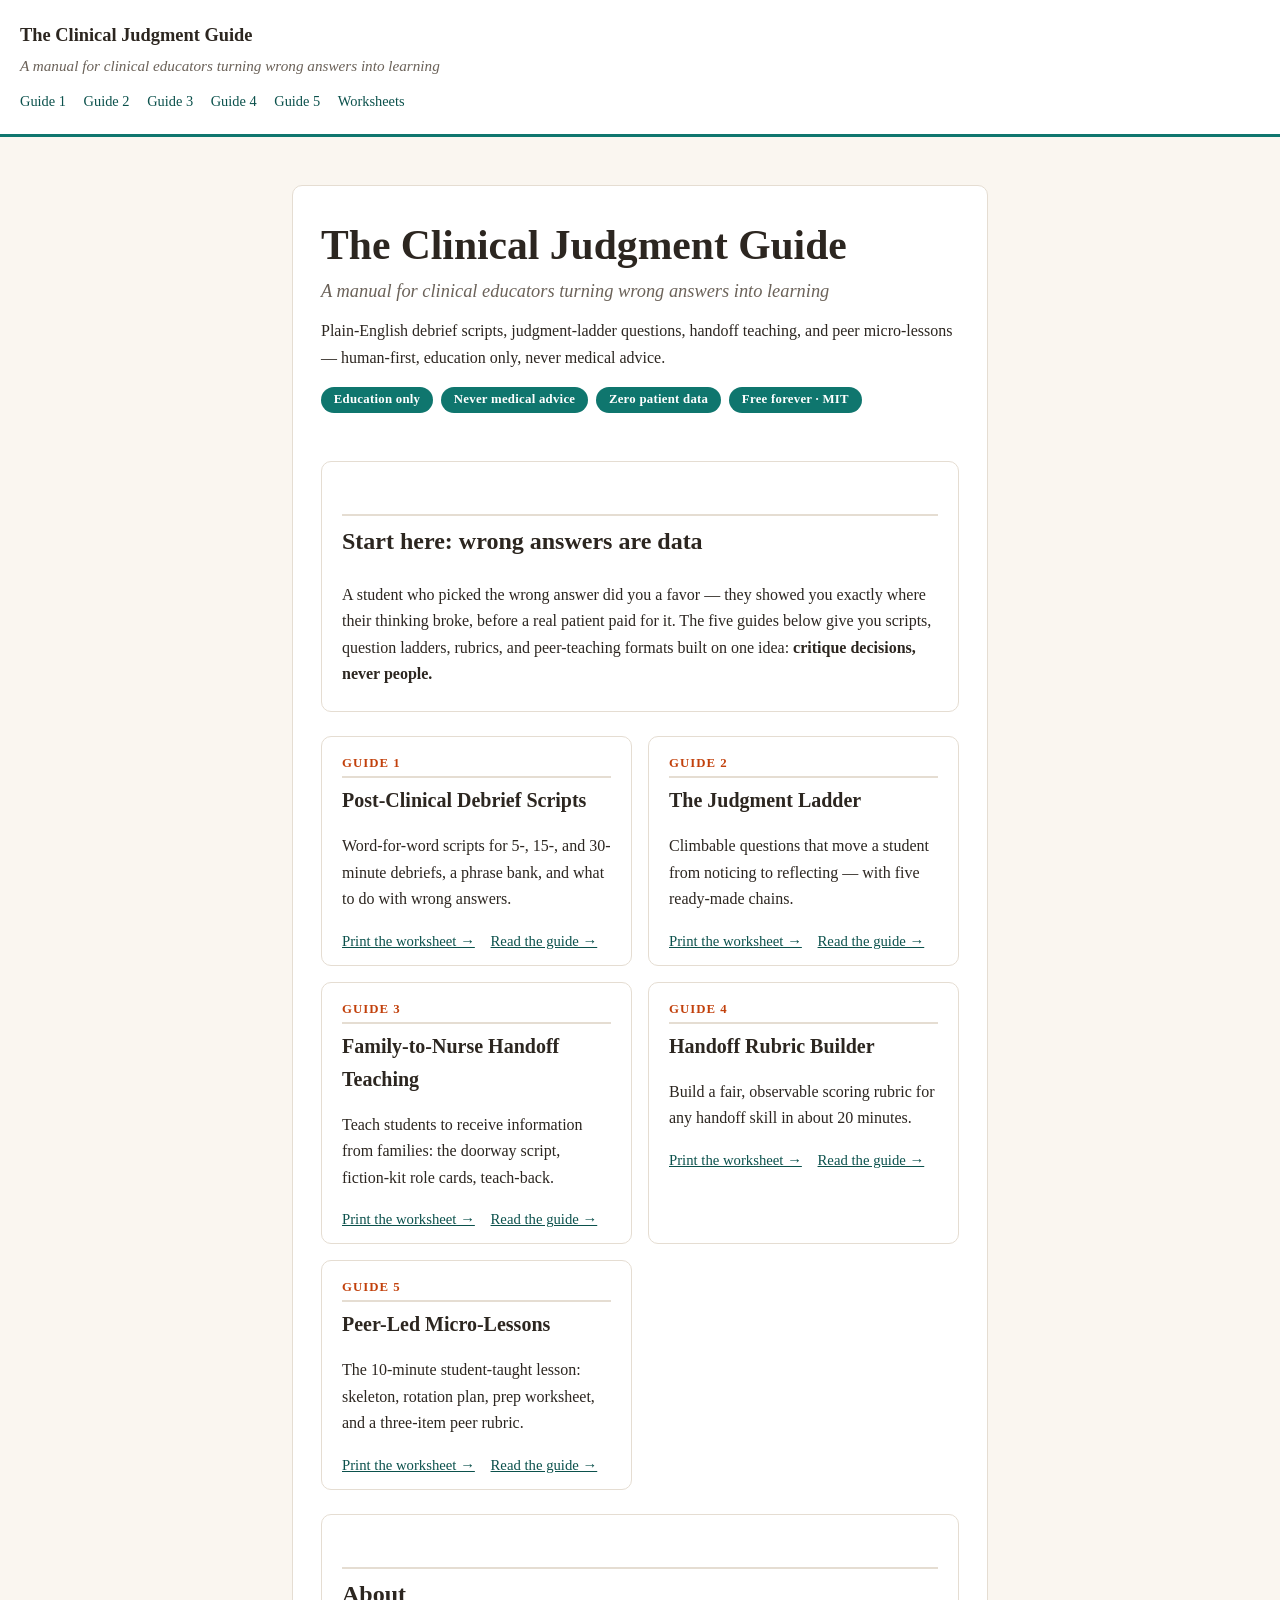
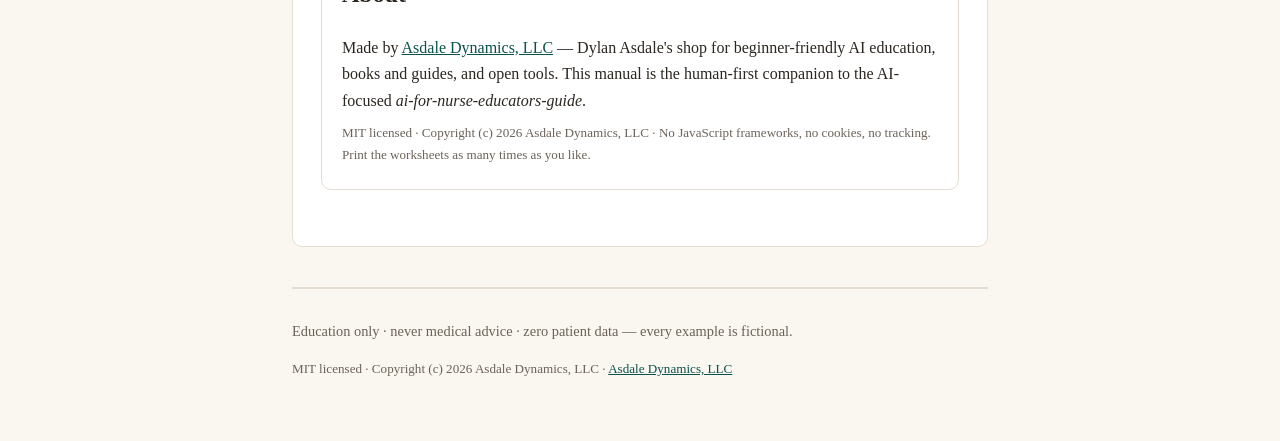
<file: site/index.html>
<!DOCTYPE html>
<html lang="en">
<head>
<meta charset="utf-8">
<meta name="viewport" content="width=device-width, initial-scale=1">
<title>The Clinical Judgment Guide · The Clinical Judgment Guide</title>
<meta name="description" content="A manual for clinical educators turning wrong answers into learning">
<link rel="stylesheet" href="styles.css">
</head>
<body>
<header class="sitehead no-print">
  <p class="brand"><a href="index.html">The Clinical Judgment Guide</a></p>
  <p class="sub">A manual for clinical educators turning wrong answers into learning</p>
  <nav class="guidenav"><a href="docs/01-debrief-scripts.html">Guide 1</a><a href="docs/02-judgment-ladder.html">Guide 2</a><a href="docs/03-family-to-nurse-handoff-teaching.html">Guide 3</a><a href="docs/04-handoff-rubric-builder.html">Guide 4</a><a href="docs/05-peer-led-micro-lessons.html">Guide 5</a>
  <a href="worksheets/index.html">Worksheets</a></nav>
</header>
<main class="wrap">
<article>
<section class="hero">
  <h1>The Clinical Judgment Guide</h1>
  <p class="tag">A manual for clinical educators turning wrong answers into learning</p>
  <p class="tag2">Plain-English debrief scripts, judgment-ladder questions, handoff teaching, and peer micro-lessons — human-first, education only, never medical advice.</p>
  <div class="pillrow"><span class="pill">Education only</span><span class="pill">Never medical advice</span><span class="pill">Zero patient data</span><span class="pill">Free forever · MIT</span></div>
</section>
<section class="start">
  <h2>Start here: wrong answers are data</h2>
  <p>A student who picked the wrong answer did you a favor — they showed you exactly
  where their thinking broke, before a real patient paid for it. The five guides below
  give you scripts, question ladders, rubrics, and peer-teaching formats built on one
  idea: <strong>critique decisions, never people.</strong></p>
</section>
<div class="grid">
  <section class="card">
    <p class="kicker">Guide 1</p>
    <h2><a href="docs/01-debrief-scripts.html">Post-Clinical Debrief Scripts</a></h2>
    <p>Word-for-word scripts for 5-, 15-, and 30-minute debriefs, a phrase bank, and what to do with wrong answers.</p>
    <p class="wslink"><a href="worksheets/worksheet-debrief.html">Print the worksheet →</a>
      <a class="doclink" href="docs/01-debrief-scripts.html">Read the guide →</a></p>
  </section>
  <section class="card">
    <p class="kicker">Guide 2</p>
    <h2><a href="docs/02-judgment-ladder.html">The Judgment Ladder</a></h2>
    <p>Climbable questions that move a student from noticing to reflecting — with five ready-made chains.</p>
    <p class="wslink"><a href="worksheets/worksheet-judgment-ladder.html">Print the worksheet →</a>
      <a class="doclink" href="docs/02-judgment-ladder.html">Read the guide →</a></p>
  </section>
  <section class="card">
    <p class="kicker">Guide 3</p>
    <h2><a href="docs/03-family-to-nurse-handoff-teaching.html">Family-to-Nurse Handoff Teaching</a></h2>
    <p>Teach students to receive information from families: the doorway script, fiction-kit role cards, teach-back.</p>
    <p class="wslink"><a href="worksheets/worksheet-family-handoff.html">Print the worksheet →</a>
      <a class="doclink" href="docs/03-family-to-nurse-handoff-teaching.html">Read the guide →</a></p>
  </section>
  <section class="card">
    <p class="kicker">Guide 4</p>
    <h2><a href="docs/04-handoff-rubric-builder.html">Handoff Rubric Builder</a></h2>
    <p>Build a fair, observable scoring rubric for any handoff skill in about 20 minutes.</p>
    <p class="wslink"><a href="worksheets/worksheet-rubric-builder.html">Print the worksheet →</a>
      <a class="doclink" href="docs/04-handoff-rubric-builder.html">Read the guide →</a></p>
  </section>
  <section class="card">
    <p class="kicker">Guide 5</p>
    <h2><a href="docs/05-peer-led-micro-lessons.html">Peer-Led Micro-Lessons</a></h2>
    <p>The 10-minute student-taught lesson: skeleton, rotation plan, prep worksheet, and a three-item peer rubric.</p>
    <p class="wslink"><a href="worksheets/worksheet-micro-lesson.html">Print the worksheet →</a>
      <a class="doclink" href="docs/05-peer-led-micro-lessons.html">Read the guide →</a></p>
  </section>
</div>
<section class="about">
  <h2>About</h2>
  <p>Made by <a href="https://dylanasdale.github.io">Asdale Dynamics, LLC</a> —
  Dylan Asdale's shop for beginner-friendly AI education, books and guides, and open
  tools. This manual is the human-first companion to the AI-focused
  <em>ai-for-nurse-educators-guide</em>.</p>
  <p class="tiny">MIT licensed · Copyright (c) 2026 Asdale Dynamics, LLC ·
  No JavaScript frameworks, no cookies, no tracking. Print the worksheets as many
  times as you like.</p>
</section>
</article>
<footer class="foot">
  <p>Education only · never medical advice · zero patient data — every example is fictional.</p>
  <p class="tiny">MIT licensed · Copyright (c) 2026 Asdale Dynamics, LLC ·
  <a href="https://dylanasdale.github.io">Asdale Dynamics, LLC</a></p>
</footer>
</main>
</body>
</html>
</file>
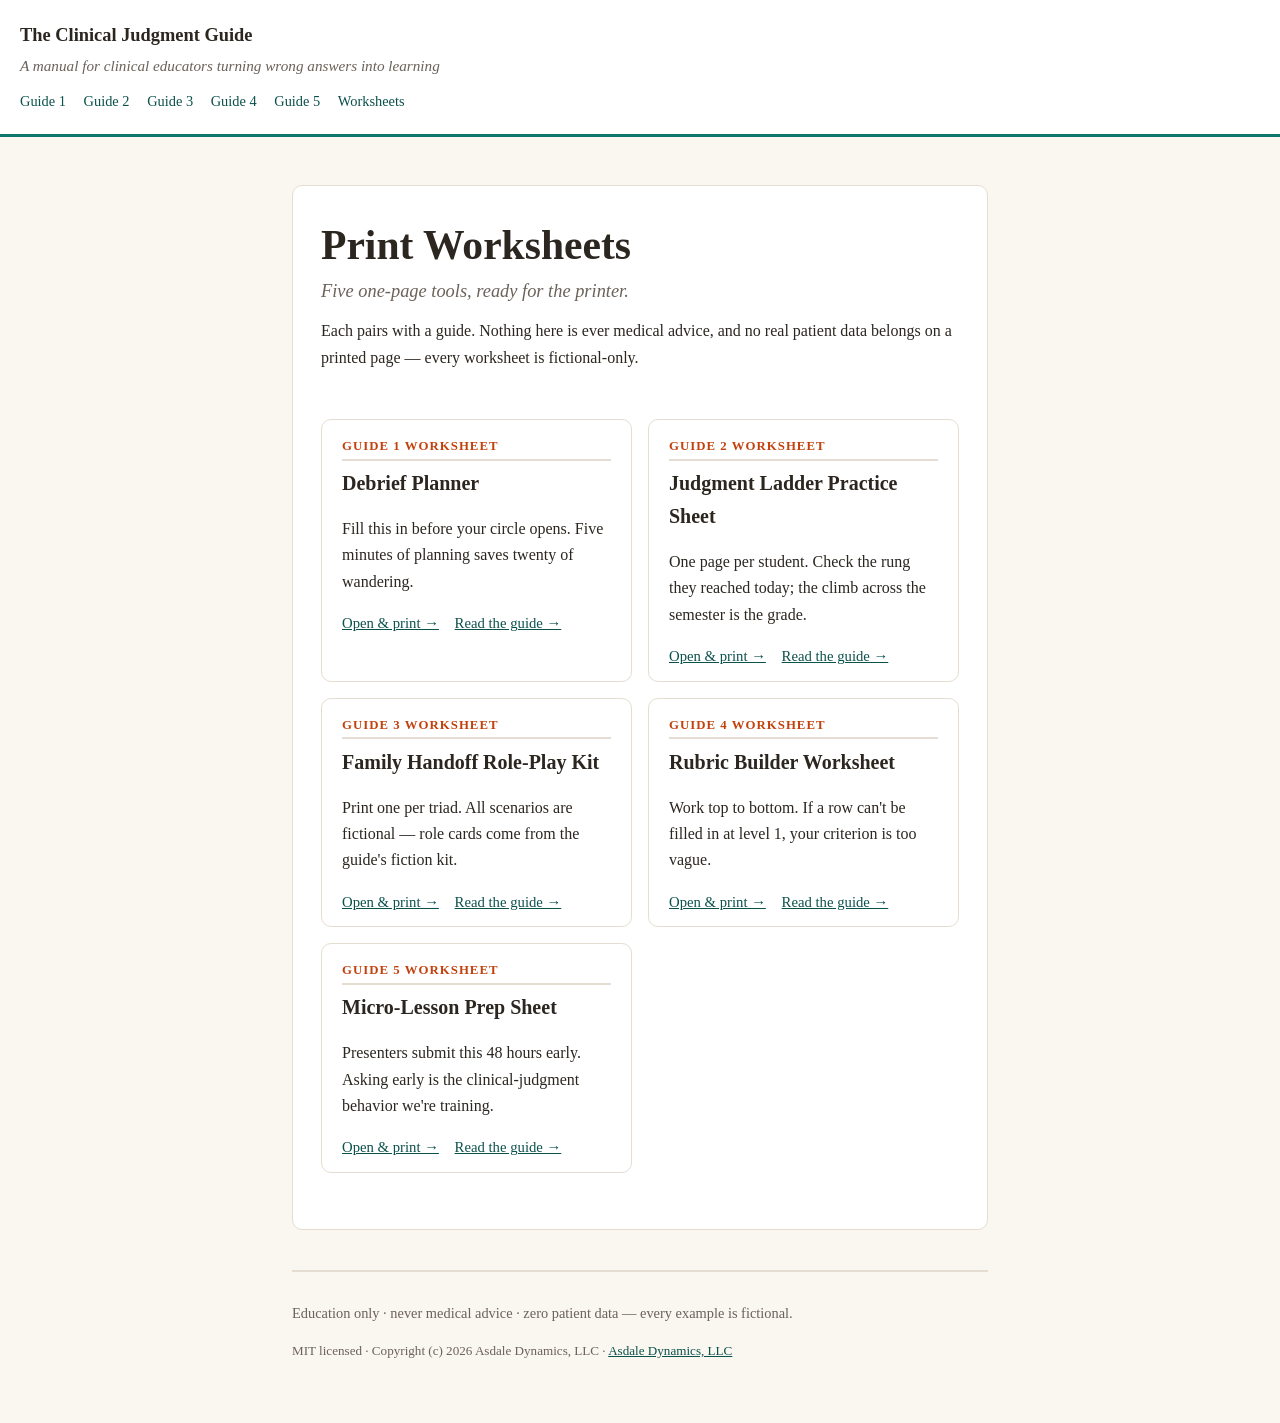
<file: site/worksheets/index.html>
<!DOCTYPE html>
<html lang="en">
<head>
<meta charset="utf-8">
<meta name="viewport" content="width=device-width, initial-scale=1">
<title>Worksheets · The Clinical Judgment Guide · The Clinical Judgment Guide</title>
<meta name="description" content="A manual for clinical educators turning wrong answers into learning">
<link rel="stylesheet" href="../styles.css">
</head>
<body>
<header class="sitehead no-print">
  <p class="brand"><a href="../index.html">The Clinical Judgment Guide</a></p>
  <p class="sub">A manual for clinical educators turning wrong answers into learning</p>
  <nav class="guidenav"><a href="../docs/01-debrief-scripts.html">Guide 1</a><a href="../docs/02-judgment-ladder.html">Guide 2</a><a href="../docs/03-family-to-nurse-handoff-teaching.html">Guide 3</a><a href="../docs/04-handoff-rubric-builder.html">Guide 4</a><a href="../docs/05-peer-led-micro-lessons.html">Guide 5</a>
  <a href="../worksheets/index.html">Worksheets</a></nav>
</header>
<main class="wrap">
<article>
<section class="hero">
  <h1>Print Worksheets</h1>
  <p class="tag">Five one-page tools, ready for the printer.</p>
  <p class="tag2">Each pairs with a guide. Nothing here is ever medical advice, and
  no real patient data belongs on a printed page — every worksheet is fictional-only.</p>
</section>
<div class="grid">
  <section class="card">
    <p class="kicker">Guide 1 worksheet</p>
    <h2><a href="worksheet-debrief.html">Debrief Planner</a></h2>
    <p>Fill this in before your circle opens. Five minutes of planning saves twenty of wandering.</p>
    <p class="wslink"><a href="worksheet-debrief.html">Open &amp; print →</a>
      <a class="doclink" href="../docs/01-debrief-scripts.html">Read the guide →</a></p>
  </section>
  <section class="card">
    <p class="kicker">Guide 2 worksheet</p>
    <h2><a href="worksheet-judgment-ladder.html">Judgment Ladder Practice Sheet</a></h2>
    <p>One page per student. Check the rung they reached today; the climb across the semester is the grade.</p>
    <p class="wslink"><a href="worksheet-judgment-ladder.html">Open &amp; print →</a>
      <a class="doclink" href="../docs/02-judgment-ladder.html">Read the guide →</a></p>
  </section>
  <section class="card">
    <p class="kicker">Guide 3 worksheet</p>
    <h2><a href="worksheet-family-handoff.html">Family Handoff Role-Play Kit</a></h2>
    <p>Print one per triad. All scenarios are fictional — role cards come from the guide&#x27;s fiction kit.</p>
    <p class="wslink"><a href="worksheet-family-handoff.html">Open &amp; print →</a>
      <a class="doclink" href="../docs/03-family-to-nurse-handoff-teaching.html">Read the guide →</a></p>
  </section>
  <section class="card">
    <p class="kicker">Guide 4 worksheet</p>
    <h2><a href="worksheet-rubric-builder.html">Rubric Builder Worksheet</a></h2>
    <p>Work top to bottom. If a row can&#x27;t be filled in at level 1, your criterion is too vague.</p>
    <p class="wslink"><a href="worksheet-rubric-builder.html">Open &amp; print →</a>
      <a class="doclink" href="../docs/04-handoff-rubric-builder.html">Read the guide →</a></p>
  </section>
  <section class="card">
    <p class="kicker">Guide 5 worksheet</p>
    <h2><a href="worksheet-micro-lesson.html">Micro-Lesson Prep Sheet</a></h2>
    <p>Presenters submit this 48 hours early. Asking early is the clinical-judgment behavior we&#x27;re training.</p>
    <p class="wslink"><a href="worksheet-micro-lesson.html">Open &amp; print →</a>
      <a class="doclink" href="../docs/05-peer-led-micro-lessons.html">Read the guide →</a></p>
  </section>
</div>
</article>
<footer class="foot">
  <p>Education only · never medical advice · zero patient data — every example is fictional.</p>
  <p class="tiny">MIT licensed · Copyright (c) 2026 Asdale Dynamics, LLC ·
  <a href="https://dylanasdale.github.io">Asdale Dynamics, LLC</a></p>
</footer>
</main>
</body>
</html>
</file>
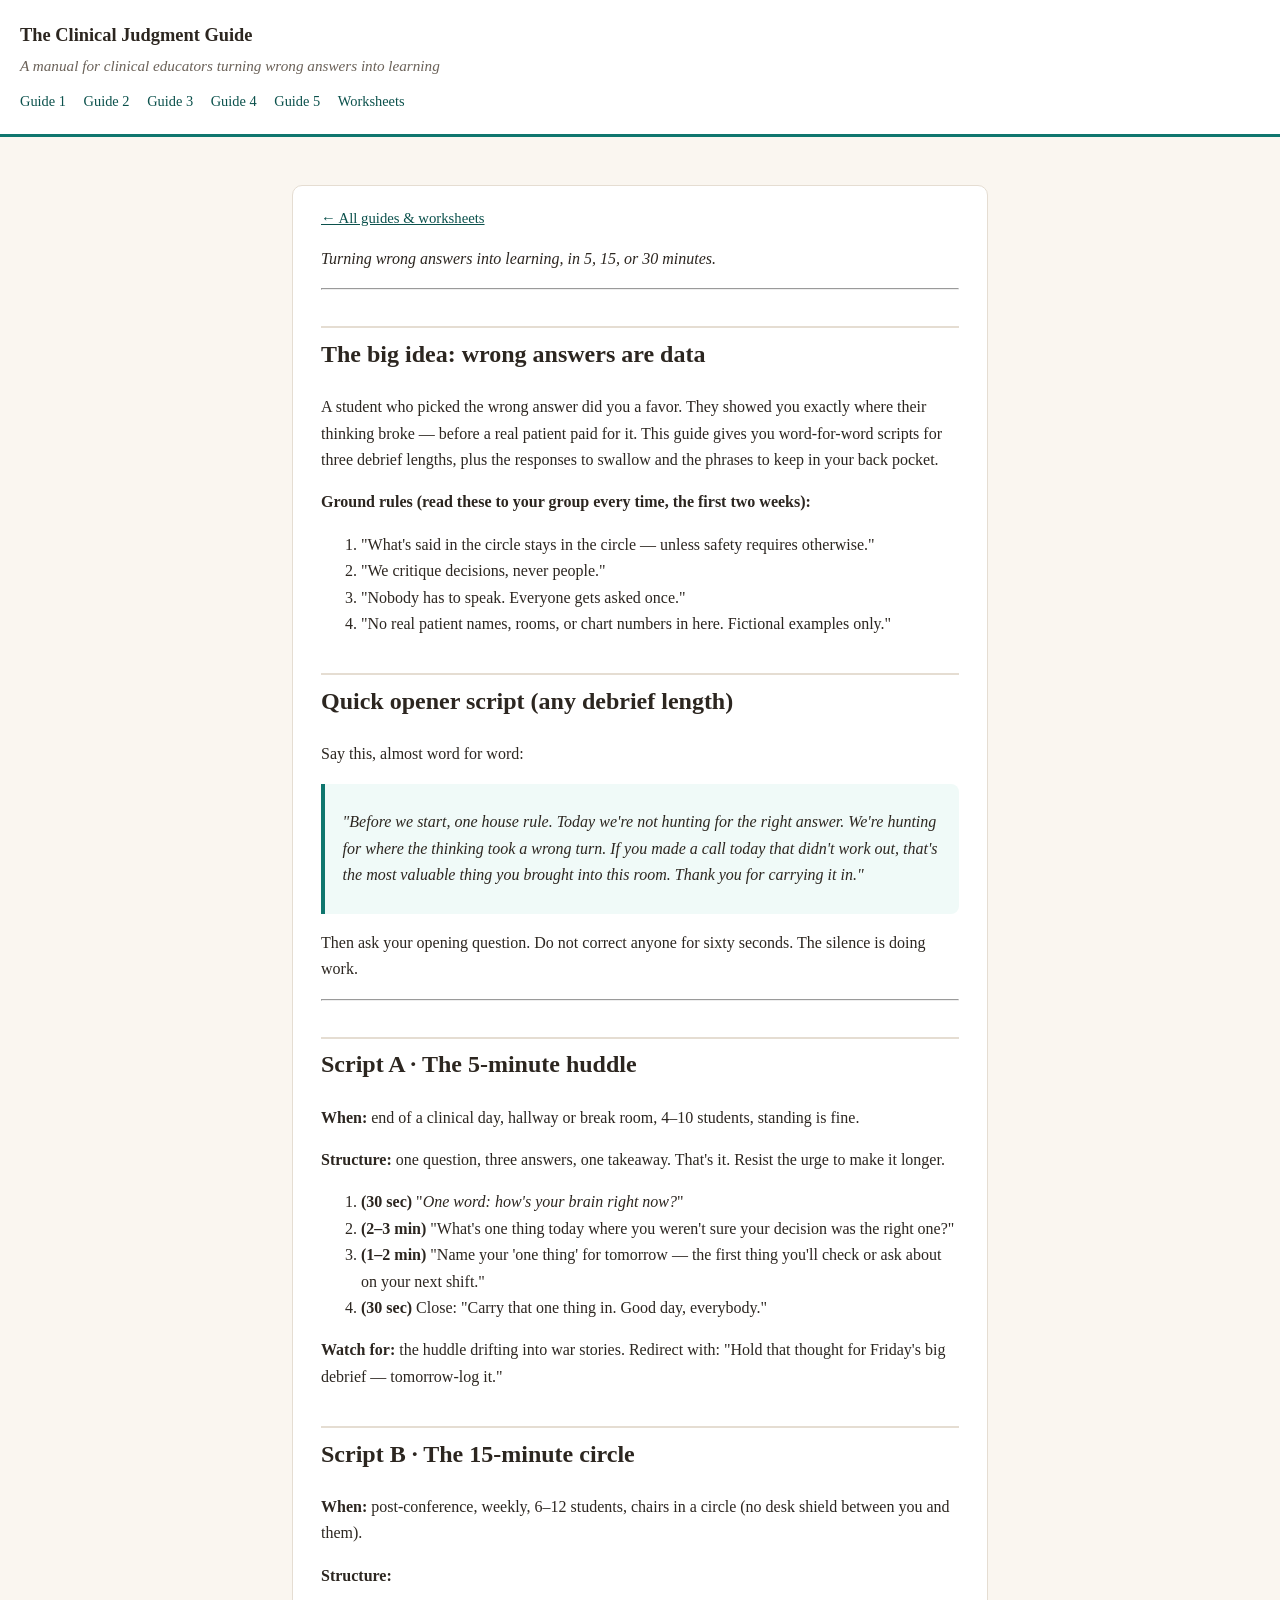
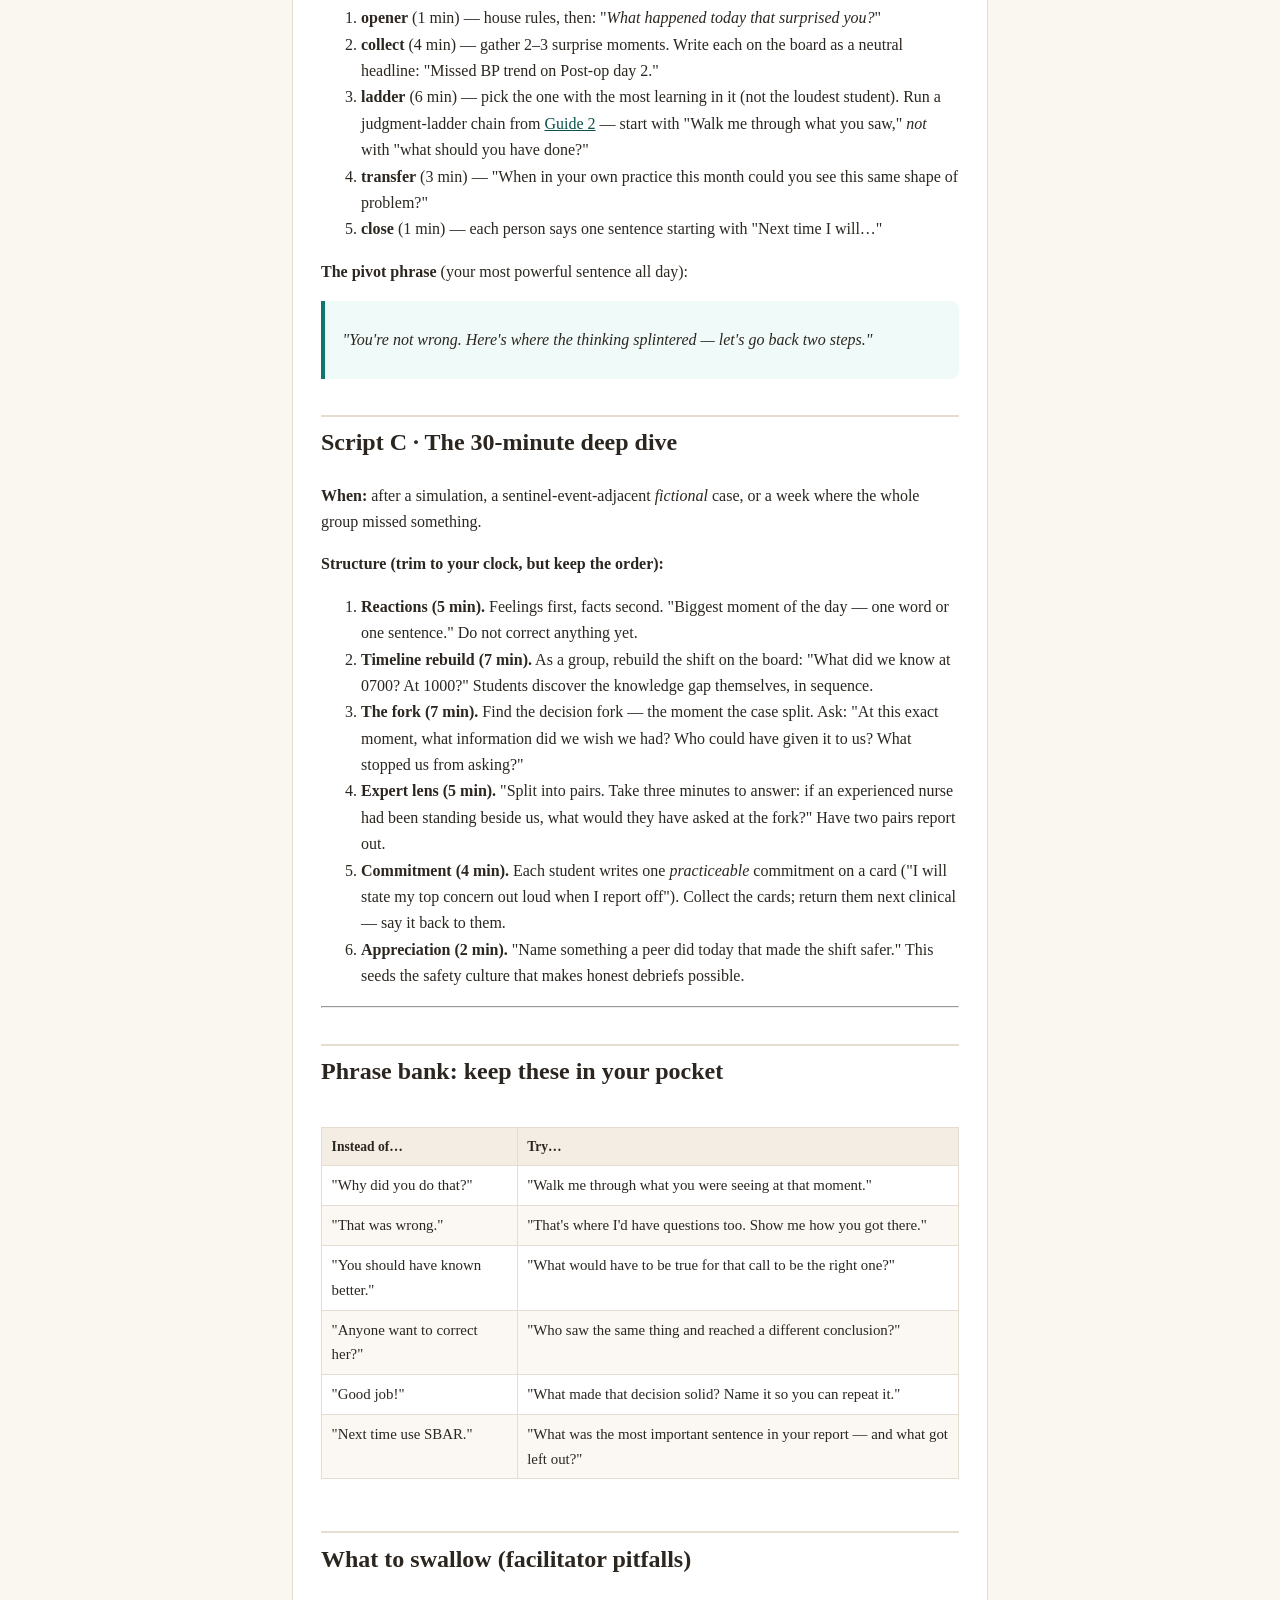
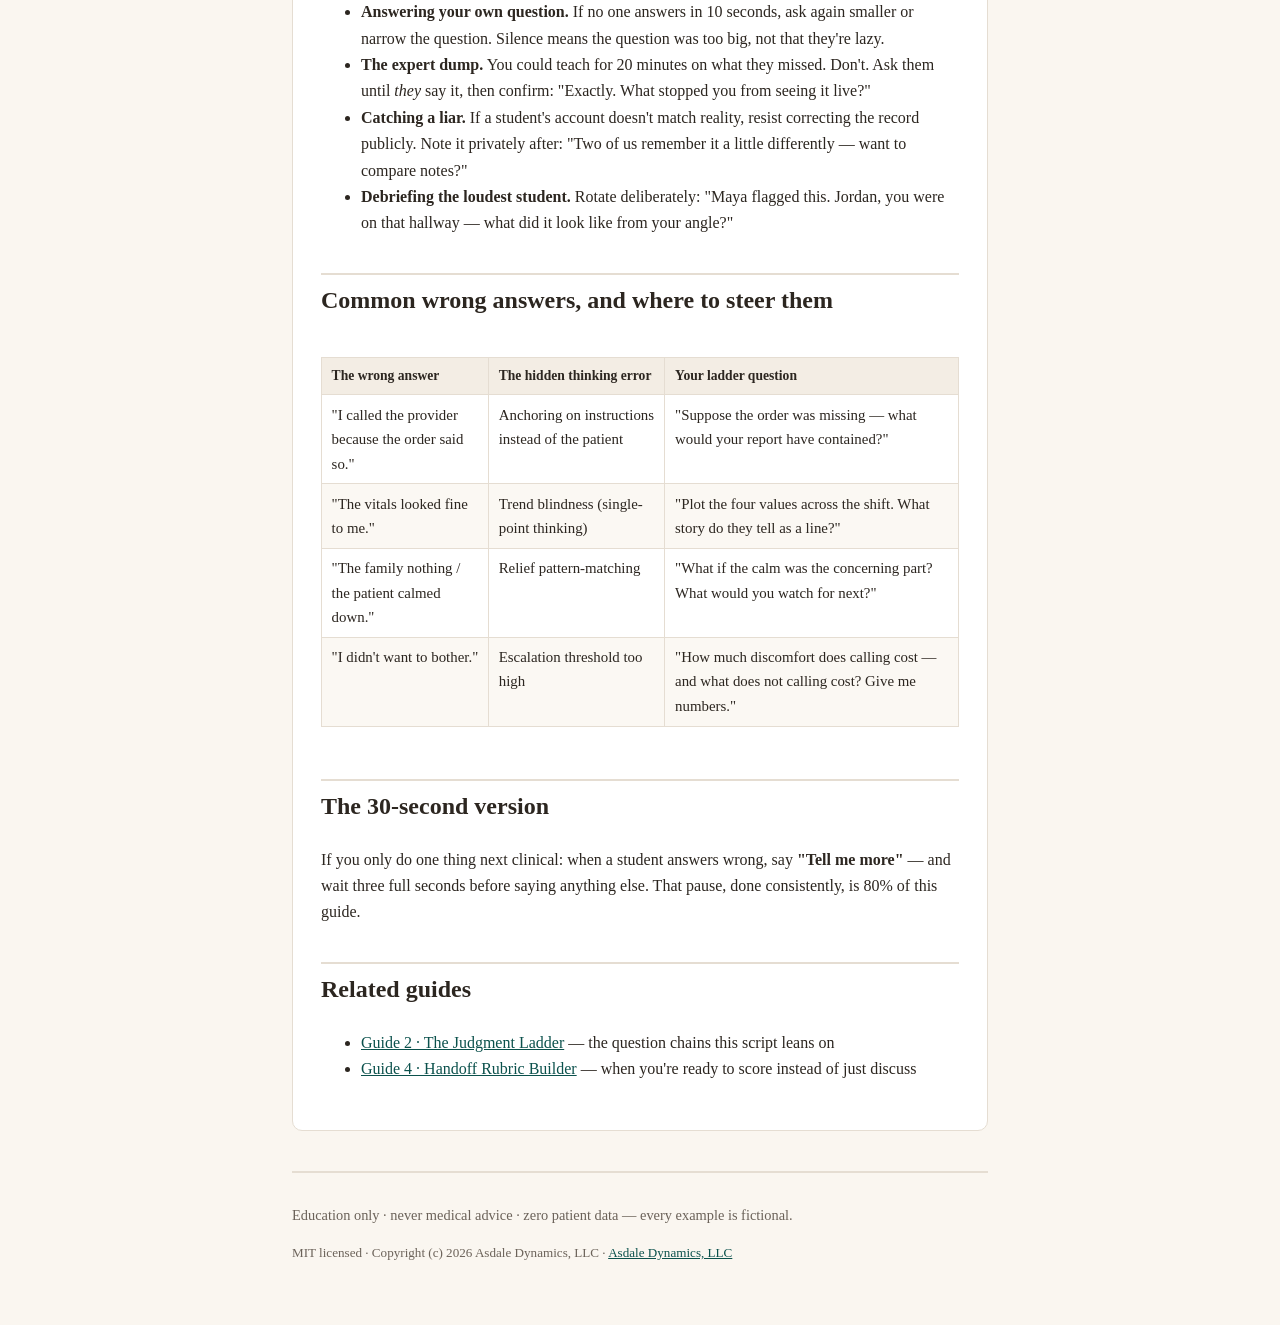
<file: site/docs/01-debrief-scripts.html>
<!DOCTYPE html>
<html lang="en">
<head>
<meta charset="utf-8">
<meta name="viewport" content="width=device-width, initial-scale=1">
<title>Post-Clinical Debrief Scripts · The Clinical Judgment Guide</title>
<meta name="description" content="A manual for clinical educators turning wrong answers into learning">
<link rel="stylesheet" href="../styles.css">
</head>
<body>
<header class="sitehead no-print">
  <p class="brand"><a href="../index.html">The Clinical Judgment Guide</a></p>
  <p class="sub">A manual for clinical educators turning wrong answers into learning</p>
  <nav class="guidenav"><a href="../docs/01-debrief-scripts.html">Guide 1</a><a href="../docs/02-judgment-ladder.html">Guide 2</a><a href="../docs/03-family-to-nurse-handoff-teaching.html">Guide 3</a><a href="../docs/04-handoff-rubric-builder.html">Guide 4</a><a href="../docs/05-peer-led-micro-lessons.html">Guide 5</a>
  <a href="../worksheets/index.html">Worksheets</a></nav>
</header>
<main class="wrap">
<article>
<p class="backlink"><a href="../index.html">← All guides &amp; worksheets</a></p>
<p><em>Turning wrong answers into learning, in 5, 15, or 30 minutes.</em></p>
<hr>
<h2 id="the-big-idea-wrong-answers-are-data">The big idea: wrong answers are data</h2>
<p>A student who picked the wrong answer did you a favor. They showed you exactly where their thinking broke — before a real patient paid for it. This guide gives you word-for-word scripts for three debrief lengths, plus the responses to swallow and the phrases to keep in your back pocket.</p>
<p><strong>Ground rules (read these to your group every time, the first two weeks):</strong></p>
<ol><li>&quot;What&#x27;s said in the circle stays in the circle — unless safety requires otherwise.&quot;</li><li>&quot;We critique decisions, never people.&quot;</li><li>&quot;Nobody has to speak. Everyone gets asked once.&quot;</li><li>&quot;No real patient names, rooms, or chart numbers in here. Fictional examples only.&quot;</li></ol>
<h2 id="quick-opener-script-any-debrief-length">Quick opener script (any debrief length)</h2>
<p>Say this, almost word for word:</p>
<blockquote><p>&quot;Before we start, one house rule. Today we&#x27;re not hunting for the right answer. We&#x27;re hunting for <em>where the thinking took a wrong turn</em>. If you made a call today that didn&#x27;t work out, that&#x27;s the most valuable thing you brought into this room. Thank you for carrying it in.&quot;</p></blockquote>
<p>Then ask your opening question. Do not correct anyone for sixty seconds. The silence is doing work.</p>
<hr>
<h2 id="script-a-the-5-minute-huddle">Script A · The 5-minute huddle</h2>
<p><strong>When:</strong> end of a clinical day, hallway or break room, 4–10 students, standing is fine.</p>
<p><strong>Structure:</strong> one question, three answers, one takeaway. That&#x27;s it. Resist the urge to make it longer.</p>
<ol><li><strong>(30 sec)</strong> &quot;<em>One word: how&#x27;s your brain right now?</em>&quot;</li><li><strong>(2–3 min)</strong> &quot;What&#x27;s one thing today where you weren&#x27;t sure your decision was the right one?&quot;</li><li><strong>(1–2 min)</strong> &quot;Name your &#x27;one thing&#x27; for tomorrow — the first thing you&#x27;ll check or ask about on your next shift.&quot;</li><li><strong>(30 sec)</strong> Close: &quot;Carry that one thing in. Good day, everybody.&quot;</li></ol>
<p><strong>Watch for:</strong> the huddle drifting into war stories. Redirect with: &quot;Hold that thought for Friday&#x27;s big debrief — tomorrow-log it.&quot;</p>
<h2 id="script-b-the-15-minute-circle">Script B · The 15-minute circle</h2>
<p><strong>When:</strong> post-conference, weekly, 6–12 students, chairs in a circle (no desk shield between you and them).</p>
<p><strong>Structure:</strong></p>
<ol><li><strong>opener</strong> (1 min) — house rules, then: &quot;<em>What happened today that surprised you?</em>&quot;</li><li><strong>collect</strong> (4 min) — gather 2–3 surprise moments. Write each on the board as a neutral headline: &quot;Missed BP trend on Post-op day 2.&quot;</li><li><strong>ladder</strong> (6 min) — pick the one with the most learning in it (not the loudest student). Run a judgment-ladder chain from <a href="02-judgment-ladder.html">Guide 2</a> — start with &quot;Walk me through what you saw,&quot; <em>not</em> with &quot;what should you have done?&quot;</li><li><strong>transfer</strong> (3 min) — &quot;When in your own practice this month could you see this same shape of problem?&quot;</li><li><strong>close</strong> (1 min) — each person says one sentence starting with &quot;Next time I will…&quot;</li></ol>
<p><strong>The pivot phrase</strong> (your most powerful sentence all day):</p>
<blockquote><p>&quot;You&#x27;re not wrong. Here&#x27;s where the thinking splintered — let&#x27;s go back two steps.&quot;</p></blockquote>
<h2 id="script-c-the-30-minute-deep-dive">Script C · The 30-minute deep dive</h2>
<p><strong>When:</strong> after a simulation, a sentinel-event-adjacent <em>fictional</em> case, or a week where the whole group missed something.</p>
<p><strong>Structure (trim to your clock, but keep the order):</strong></p>
<ol><li><strong>Reactions (5 min).</strong> Feelings first, facts second. &quot;Biggest moment of the day — one word or one sentence.&quot; Do not correct anything yet.</li><li><strong>Timeline rebuild (7 min).</strong> As a group, rebuild the shift on the board: &quot;What did we know at 0700? At 1000?&quot; Students discover the knowledge gap themselves, in sequence.</li><li><strong>The fork (7 min).</strong> Find the decision fork — the moment the case split. Ask: &quot;At this exact moment, what information did we wish we had? Who could have given it to us? What stopped us from asking?&quot;</li><li><strong>Expert lens (5 min).</strong> &quot;Split into pairs. Take three minutes to answer: if an experienced nurse had been standing beside us, what would they have asked at the fork?&quot; Have two pairs report out.</li><li><strong>Commitment (4 min).</strong> Each student writes one <em>practiceable</em> commitment on a card (&quot;I will state my top concern out loud when I report off&quot;). Collect the cards; return them next clinical — say it back to them.</li><li><strong>Appreciation (2 min).</strong> &quot;Name something a peer did today that made the shift safer.&quot; This seeds the safety culture that makes honest debriefs possible.</li></ol>
<hr>
<h2 id="phrase-bank-keep-these-in-your-pocket">Phrase bank: keep these in your pocket</h2>
<div class="tablewrap"><table><thead><tr><th>Instead of…</th><th>Try…</th></tr></thead><tbody>
<tr><td>&quot;Why did you do that?&quot;</td><td>&quot;Walk me through what you were seeing at that moment.&quot;</td></tr>
<tr><td>&quot;That was wrong.&quot;</td><td>&quot;That&#x27;s where I&#x27;d have questions too. Show me how you got there.&quot;</td></tr>
<tr><td>&quot;You should have known better.&quot;</td><td>&quot;What would have to be true for that call to be the right one?&quot;</td></tr>
<tr><td>&quot;Anyone want to correct her?&quot;</td><td>&quot;Who saw the same thing and reached a different conclusion?&quot;</td></tr>
<tr><td>&quot;Good job!&quot;</td><td>&quot;What made that decision solid? Name it so you can repeat it.&quot;</td></tr>
<tr><td>&quot;Next time use SBAR.&quot;</td><td>&quot;What was the most important sentence in your report — and what got left out?&quot;</td></tr>
</tbody></table></div>
<h2 id="what-to-swallow-facilitator-pitfalls">What to swallow (facilitator pitfalls)</h2>
<ul><li><strong>Answering your own question.</strong> If no one answers in 10 seconds, ask again smaller or narrow the question. Silence means the question was too big, not that they&#x27;re lazy.</li><li><strong>The expert dump.</strong> You could teach for 20 minutes on what they missed. Don&#x27;t. Ask them until <em>they</em> say it, then confirm: &quot;Exactly. What stopped you from seeing it live?&quot;</li><li><strong>Catching a liar.</strong> If a student&#x27;s account doesn&#x27;t match reality, resist correcting the record publicly. Note it privately after: &quot;Two of us remember it a little differently — want to compare notes?&quot;</li><li><strong>Debriefing the loudest student.</strong> Rotate deliberately: &quot;Maya flagged this. Jordan, you were on that hallway — what did it look like from your angle?&quot;</li></ul>
<h2 id="common-wrong-answers-and-where-to-steer-them">Common wrong answers, and where to steer them</h2>
<div class="tablewrap"><table><thead><tr><th>The wrong answer</th><th>The hidden thinking error</th><th>Your ladder question</th></tr></thead><tbody>
<tr><td>&quot;I called the provider because the order said so.&quot;</td><td>Anchoring on instructions instead of the patient</td><td>&quot;Suppose the order was missing — what would your report have contained?&quot;</td></tr>
<tr><td>&quot;The vitals looked fine to me.&quot;</td><td>Trend blindness (single-point thinking)</td><td>&quot;Plot the four values across the shift. What story do they tell as a line?&quot;</td></tr>
<tr><td>&quot;The family nothing / the patient calmed down.&quot;</td><td>Relief pattern-matching</td><td>&quot;What if the calm was the concerning part? What would you watch for next?&quot;</td></tr>
<tr><td>&quot;I didn&#x27;t want to bother.&quot;</td><td>Escalation threshold too high</td><td>&quot;How much discomfort does calling cost — and what does not calling cost? Give me numbers.&quot;</td></tr>
</tbody></table></div>
<h2 id="the-30-second-version">The 30-second version</h2>
<p>If you only do one thing next clinical: when a student answers wrong, say <strong>&quot;Tell me more&quot;</strong> — and wait three full seconds before saying anything else. That pause, done consistently, is 80% of this guide.</p>
<h2 id="related-guides">Related guides</h2>
<ul><li><a href="02-judgment-ladder.html">Guide 2 · The Judgment Ladder</a> — the question chains this script leans on</li><li><a href="04-handoff-rubric-builder.html">Guide 4 · Handoff Rubric Builder</a> — when you&#x27;re ready to score instead of just discuss</li></ul>
</article>
<footer class="foot">
  <p>Education only · never medical advice · zero patient data — every example is fictional.</p>
  <p class="tiny">MIT licensed · Copyright (c) 2026 Asdale Dynamics, LLC ·
  <a href="https://dylanasdale.github.io">Asdale Dynamics, LLC</a></p>
</footer>
</main>
</body>
</html>
</file>
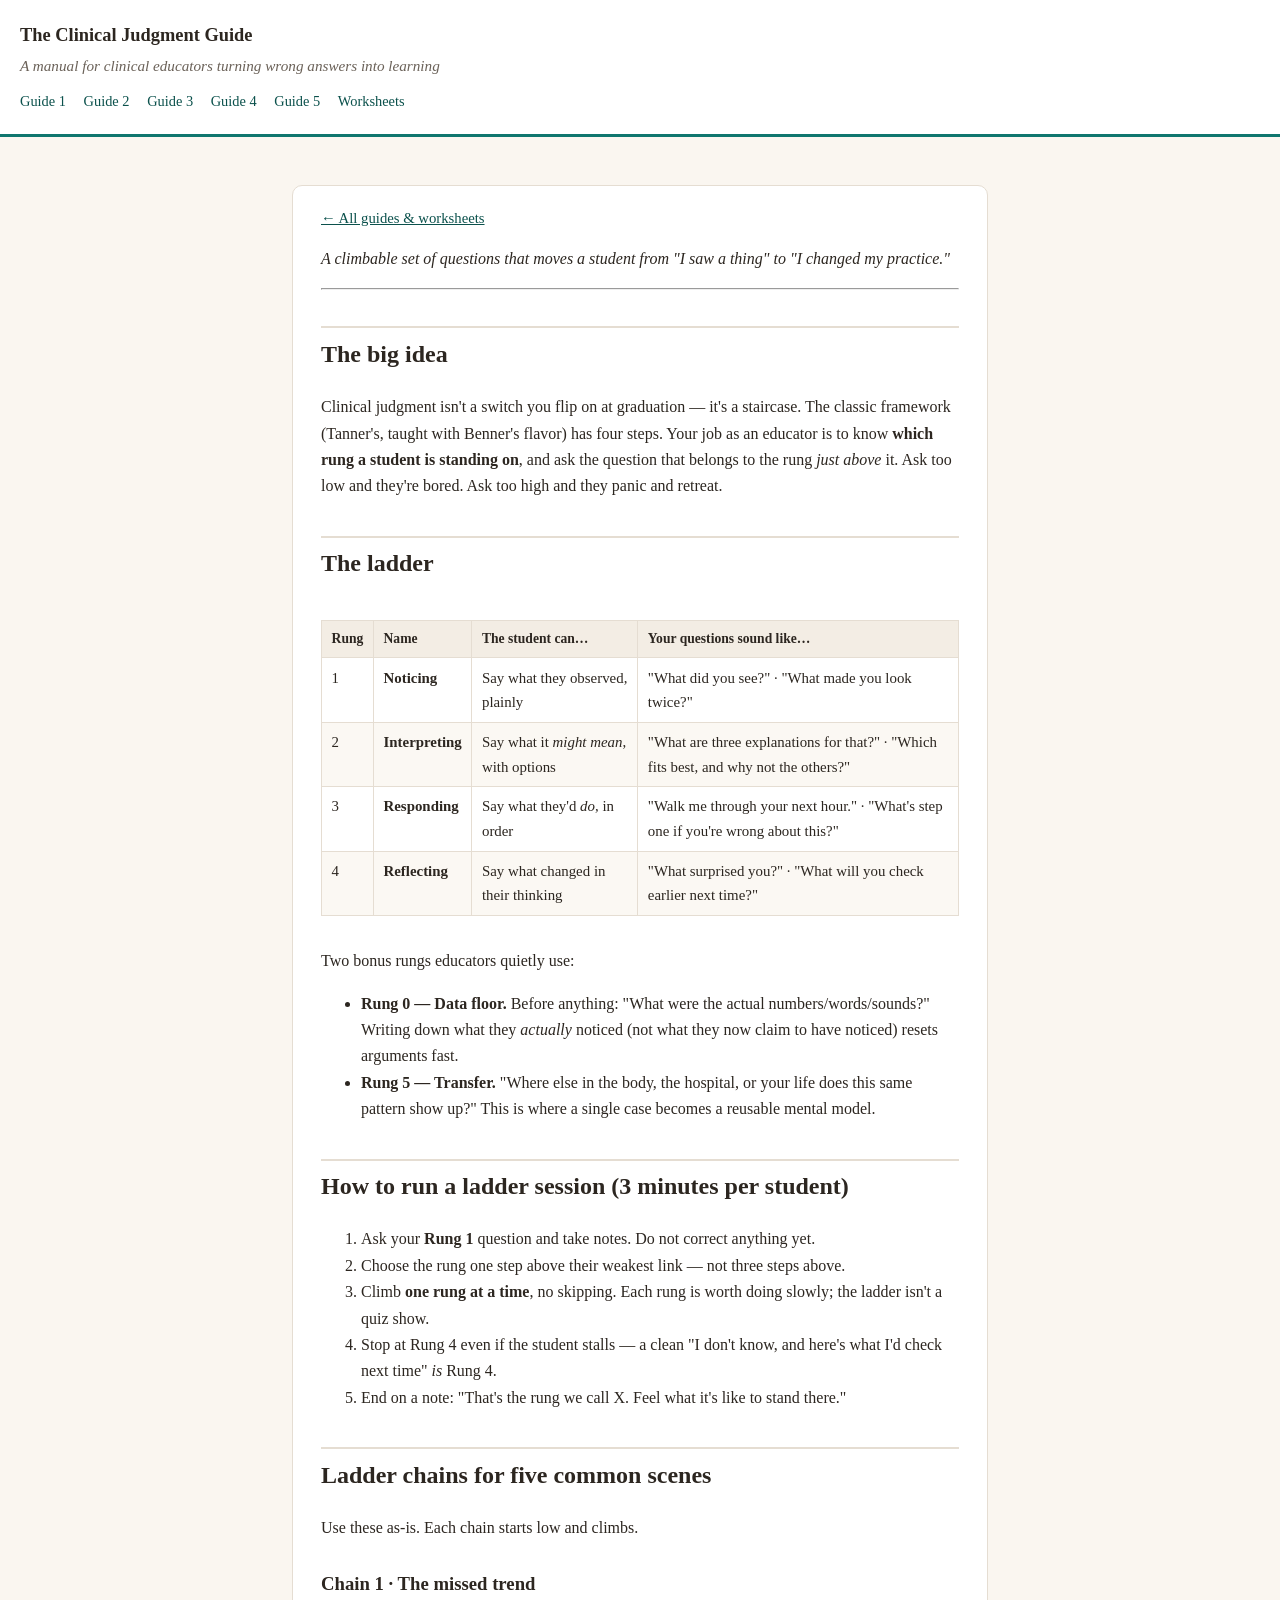
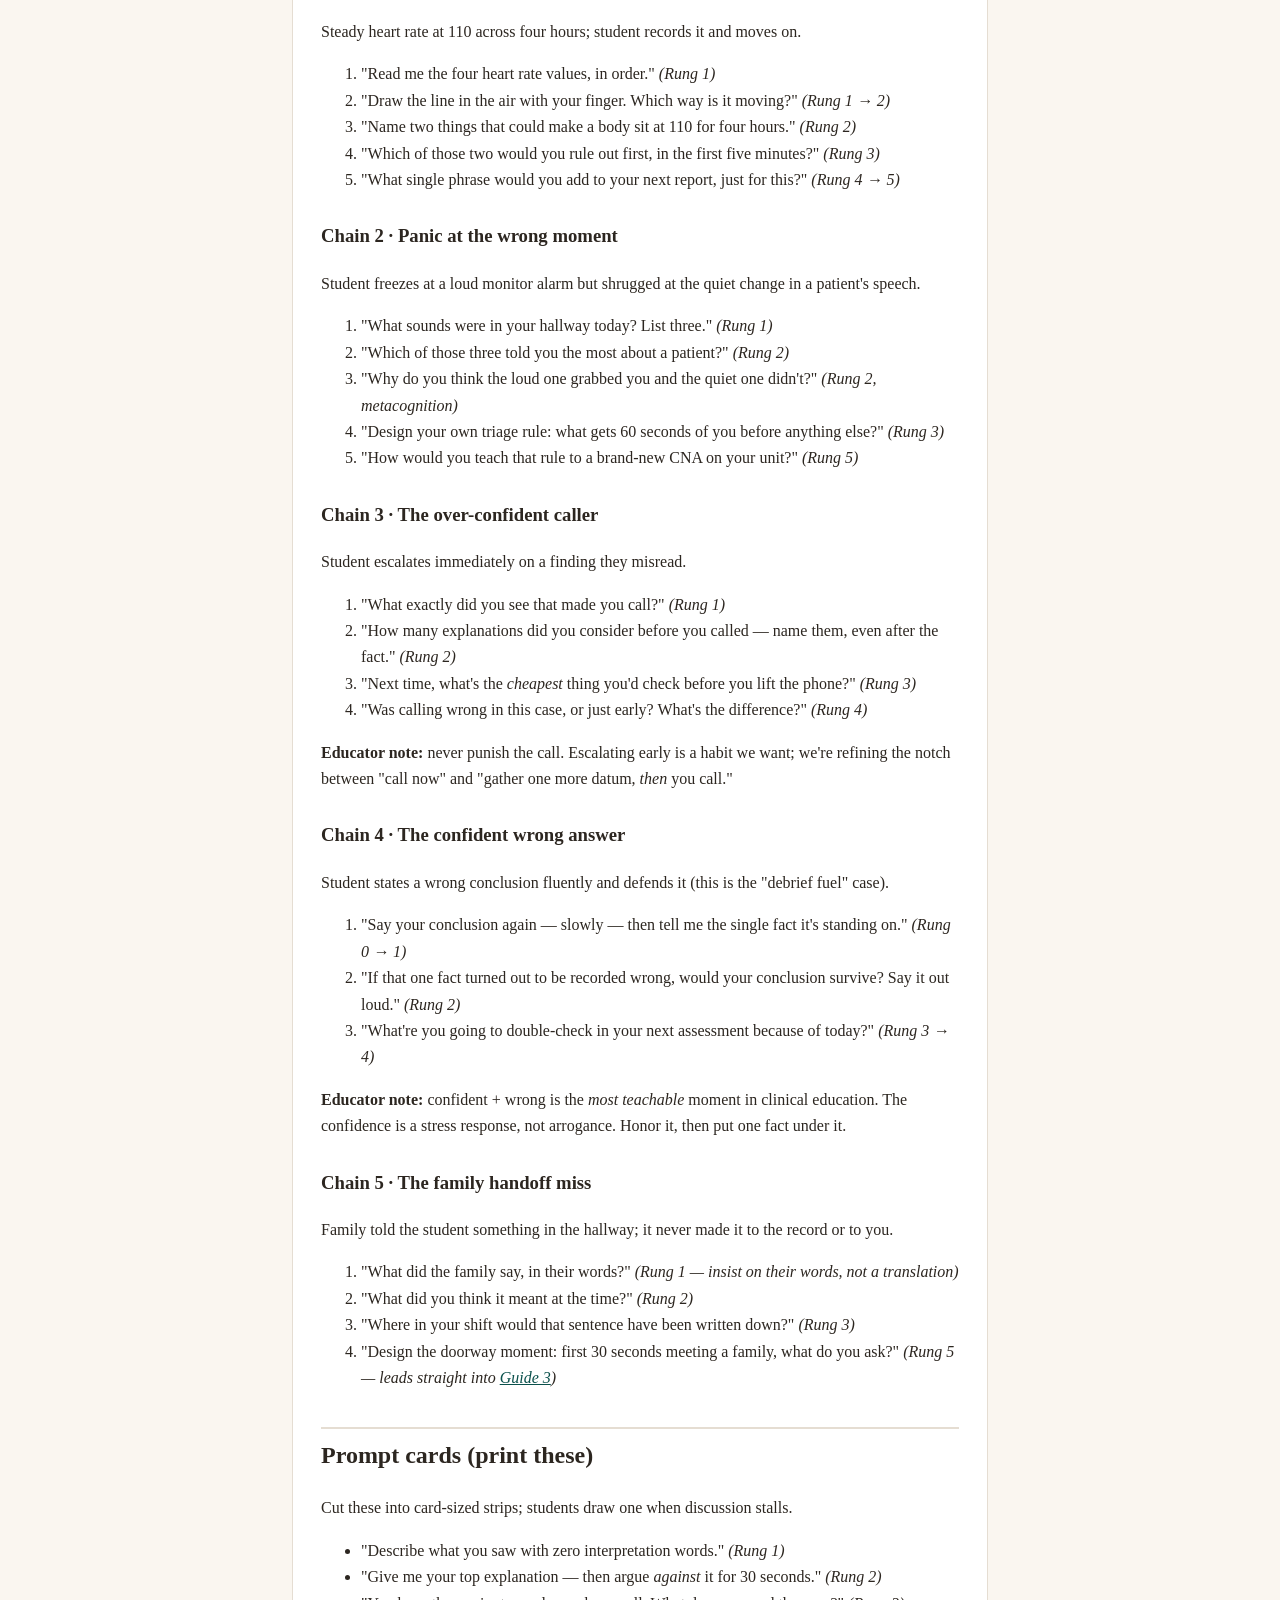
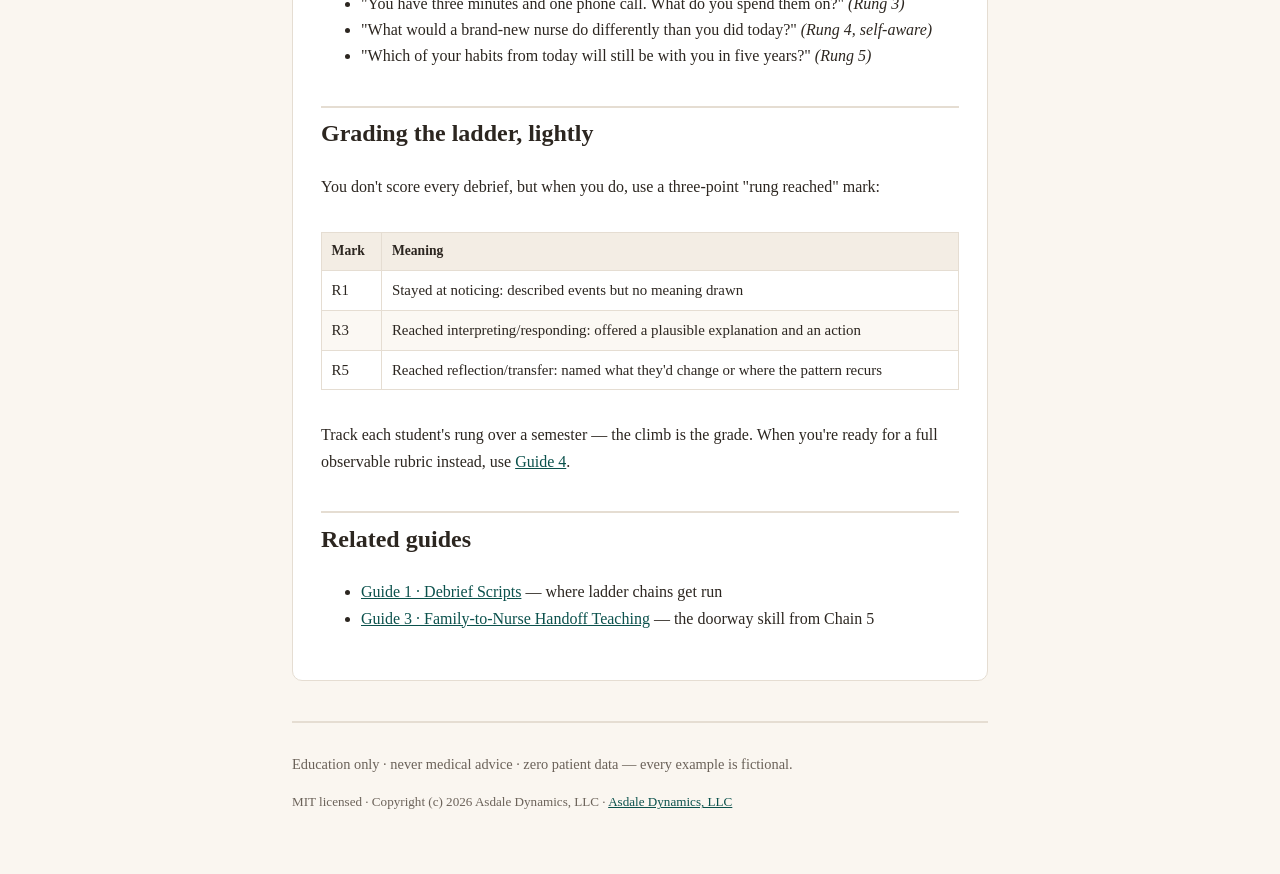
<file: site/docs/02-judgment-ladder.html>
<!DOCTYPE html>
<html lang="en">
<head>
<meta charset="utf-8">
<meta name="viewport" content="width=device-width, initial-scale=1">
<title>The Judgment Ladder · The Clinical Judgment Guide</title>
<meta name="description" content="A manual for clinical educators turning wrong answers into learning">
<link rel="stylesheet" href="../styles.css">
</head>
<body>
<header class="sitehead no-print">
  <p class="brand"><a href="../index.html">The Clinical Judgment Guide</a></p>
  <p class="sub">A manual for clinical educators turning wrong answers into learning</p>
  <nav class="guidenav"><a href="../docs/01-debrief-scripts.html">Guide 1</a><a href="../docs/02-judgment-ladder.html">Guide 2</a><a href="../docs/03-family-to-nurse-handoff-teaching.html">Guide 3</a><a href="../docs/04-handoff-rubric-builder.html">Guide 4</a><a href="../docs/05-peer-led-micro-lessons.html">Guide 5</a>
  <a href="../worksheets/index.html">Worksheets</a></nav>
</header>
<main class="wrap">
<article>
<p class="backlink"><a href="../index.html">← All guides &amp; worksheets</a></p>
<p><em>A climbable set of questions that moves a student from &quot;I saw a thing&quot; to &quot;I changed my practice.&quot;</em></p>
<hr>
<h2 id="the-big-idea">The big idea</h2>
<p>Clinical judgment isn&#x27;t a switch you flip on at graduation — it&#x27;s a staircase. The classic framework (Tanner&#x27;s, taught with Benner&#x27;s flavor) has four steps. Your job as an educator is to know <strong>which rung a student is standing on</strong>, and ask the question that belongs to the rung <em>just above</em> it. Ask too low and they&#x27;re bored. Ask too high and they panic and retreat.</p>
<h2 id="the-ladder">The ladder</h2>
<div class="tablewrap"><table><thead><tr><th>Rung</th><th>Name</th><th>The student can…</th><th>Your questions sound like…</th></tr></thead><tbody>
<tr><td>1</td><td><strong>Noticing</strong></td><td>Say what they observed, plainly</td><td>&quot;What did you see?&quot; · &quot;What made you look twice?&quot;</td></tr>
<tr><td>2</td><td><strong>Interpreting</strong></td><td>Say what it <em>might mean</em>, with options</td><td>&quot;What are three explanations for that?&quot; · &quot;Which fits best, and why not the others?&quot;</td></tr>
<tr><td>3</td><td><strong>Responding</strong></td><td>Say what they&#x27;d <em>do</em>, in order</td><td>&quot;Walk me through your next hour.&quot; · &quot;What&#x27;s step one if you&#x27;re wrong about this?&quot;</td></tr>
<tr><td>4</td><td><strong>Reflecting</strong></td><td>Say what changed in their thinking</td><td>&quot;What surprised you?&quot; · &quot;What will you check earlier next time?&quot;</td></tr>
</tbody></table></div>
<p>Two bonus rungs educators quietly use:</p>
<ul><li><strong>Rung 0 — Data floor.</strong> Before anything: &quot;What were the actual numbers/words/sounds?&quot; Writing down what they <em>actually</em> noticed (not what they now claim to have noticed) resets arguments fast.</li><li><strong>Rung 5 — Transfer.</strong> &quot;Where else in the body, the hospital, or your life does this same pattern show up?&quot; This is where a single case becomes a reusable mental model.</li></ul>
<h2 id="how-to-run-a-ladder-session-3-minutes-per-student">How to run a ladder session (3 minutes per student)</h2>
<ol><li>Ask your <strong>Rung 1</strong> question and take notes. Do not correct anything yet.</li><li>Choose the rung one step above their weakest link — not three steps above.</li><li>Climb <strong>one rung at a time</strong>, no skipping. Each rung is worth doing slowly; the ladder isn&#x27;t a quiz show.</li><li>Stop at Rung 4 even if the student stalls — a clean &quot;I don&#x27;t know, and here&#x27;s what I&#x27;d check next time&quot; <em>is</em> Rung 4.</li><li>End on a note: &quot;That&#x27;s the rung we call X. Feel what it&#x27;s like to stand there.&quot;</li></ol>
<h2 id="ladder-chains-for-five-common-scenes">Ladder chains for five common scenes</h2>
<p>Use these as-is. Each chain starts low and climbs.</p>
<h3 id="chain-1-the-missed-trend">Chain 1 · The missed trend</h3>
<p>Steady heart rate at 110 across four hours; student records it and moves on.</p>
<ol><li>&quot;Read me the four heart rate values, in order.&quot; <em>(Rung 1)</em></li><li>&quot;Draw the line in the air with your finger. Which way is it moving?&quot; <em>(Rung 1 → 2)</em></li><li>&quot;Name two things that could make a body sit at 110 for four hours.&quot; <em>(Rung 2)</em></li><li>&quot;Which of those two would you rule out first, in the first five minutes?&quot; <em>(Rung 3)</em></li><li>&quot;What single phrase would you add to your next report, just for this?&quot; <em>(Rung 4 → 5)</em></li></ol>
<h3 id="chain-2-panic-at-the-wrong-moment">Chain 2 · Panic at the wrong moment</h3>
<p>Student freezes at a loud monitor alarm but shrugged at the quiet change in a patient&#x27;s speech.</p>
<ol><li>&quot;What sounds were in your hallway today? List three.&quot; <em>(Rung 1)</em></li><li>&quot;Which of those three told you the most about a patient?&quot; <em>(Rung 2)</em></li><li>&quot;Why do you think the loud one grabbed you and the quiet one didn&#x27;t?&quot; <em>(Rung 2, metacognition)</em></li><li>&quot;Design your own triage rule: what gets 60 seconds of you before anything else?&quot; <em>(Rung 3)</em></li><li>&quot;How would you teach that rule to a brand-new CNA on your unit?&quot; <em>(Rung 5)</em></li></ol>
<h3 id="chain-3-the-over-confident-caller">Chain 3 · The over-confident caller</h3>
<p>Student escalates immediately on a finding they misread.</p>
<ol><li>&quot;What exactly did you see that made you call?&quot; <em>(Rung 1)</em></li><li>&quot;How many explanations did you consider before you called — name them, even after the fact.&quot; <em>(Rung 2)</em></li><li>&quot;Next time, what&#x27;s the <em>cheapest</em> thing you&#x27;d check before you lift the phone?&quot; <em>(Rung 3)</em></li><li>&quot;Was calling wrong in this case, or just early? What&#x27;s the difference?&quot; <em>(Rung 4)</em></li></ol>
<p><strong>Educator note:</strong> never punish the call. Escalating early is a habit we want; we&#x27;re refining the notch between &quot;call now&quot; and &quot;gather one more datum, <em>then</em> you call.&quot;</p>
<h3 id="chain-4-the-confident-wrong-answer">Chain 4 · The confident wrong answer</h3>
<p>Student states a wrong conclusion fluently and defends it (this is the &quot;debrief fuel&quot; case).</p>
<ol><li>&quot;Say your conclusion again — slowly — then tell me the single fact it&#x27;s standing on.&quot; <em>(Rung 0 → 1)</em></li><li>&quot;If that one fact turned out to be recorded wrong, would your conclusion survive? Say it out loud.&quot; <em>(Rung 2)</em></li><li>&quot;What&#x27;re you going to double-check in your next assessment because of today?&quot; <em>(Rung 3 → 4)</em></li></ol>
<p><strong>Educator note:</strong> confident + wrong is the <em>most teachable</em> moment in clinical education. The confidence is a stress response, not arrogance. Honor it, then put one fact under it.</p>
<h3 id="chain-5-the-family-handoff-miss">Chain 5 · The family handoff miss</h3>
<p>Family told the student something in the hallway; it never made it to the record or to you.</p>
<ol><li>&quot;What did the family say, in their words?&quot; <em>(Rung 1 — insist on their words, not a translation)</em></li><li>&quot;What did you think it meant at the time?&quot; <em>(Rung 2)</em></li><li>&quot;Where in your shift would that sentence have been written down?&quot; <em>(Rung 3)</em></li><li>&quot;Design the doorway moment: first 30 seconds meeting a family, what do you ask?&quot; <em>(Rung 5 — leads straight into <a href="03-family-to-nurse-handoff-teaching.html">Guide 3</a>)</em></li></ol>
<h2 id="prompt-cards-print-these">Prompt cards (print these)</h2>
<p>Cut these into card-sized strips; students draw one when discussion stalls.</p>
<ul><li>&quot;Describe what you saw with zero interpretation words.&quot; <em>(Rung 1)</em></li><li>&quot;Give me your top explanation — then argue <em>against</em> it for 30 seconds.&quot; <em>(Rung 2)</em></li><li>&quot;You have three minutes and one phone call. What do you spend them on?&quot; <em>(Rung 3)</em></li><li>&quot;What would a brand-new nurse do differently than you did today?&quot; <em>(Rung 4, self-aware)</em></li><li>&quot;Which of your habits from today will still be with you in five years?&quot; <em>(Rung 5)</em></li></ul>
<h2 id="grading-the-ladder-lightly">Grading the ladder, lightly</h2>
<p>You don&#x27;t score every debrief, but when you do, use a three-point &quot;rung reached&quot; mark:</p>
<div class="tablewrap"><table><thead><tr><th>Mark</th><th>Meaning</th></tr></thead><tbody>
<tr><td>R1</td><td>Stayed at noticing: described events but no meaning drawn</td></tr>
<tr><td>R3</td><td>Reached interpreting/responding: offered a plausible explanation and an action</td></tr>
<tr><td>R5</td><td>Reached reflection/transfer: named what they&#x27;d change or where the pattern recurs</td></tr>
</tbody></table></div>
<p>Track each student&#x27;s rung over a semester — the climb is the grade. When you&#x27;re ready for a full observable rubric instead, use <a href="04-handoff-rubric-builder.html">Guide 4</a>.</p>
<h2 id="related-guides">Related guides</h2>
<ul><li><a href="01-debrief-scripts.html">Guide 1 · Debrief Scripts</a> — where ladder chains get run</li><li><a href="03-family-to-nurse-handoff-teaching.html">Guide 3 · Family-to-Nurse Handoff Teaching</a> — the doorway skill from Chain 5</li></ul>
</article>
<footer class="foot">
  <p>Education only · never medical advice · zero patient data — every example is fictional.</p>
  <p class="tiny">MIT licensed · Copyright (c) 2026 Asdale Dynamics, LLC ·
  <a href="https://dylanasdale.github.io">Asdale Dynamics, LLC</a></p>
</footer>
</main>
</body>
</html>
</file>
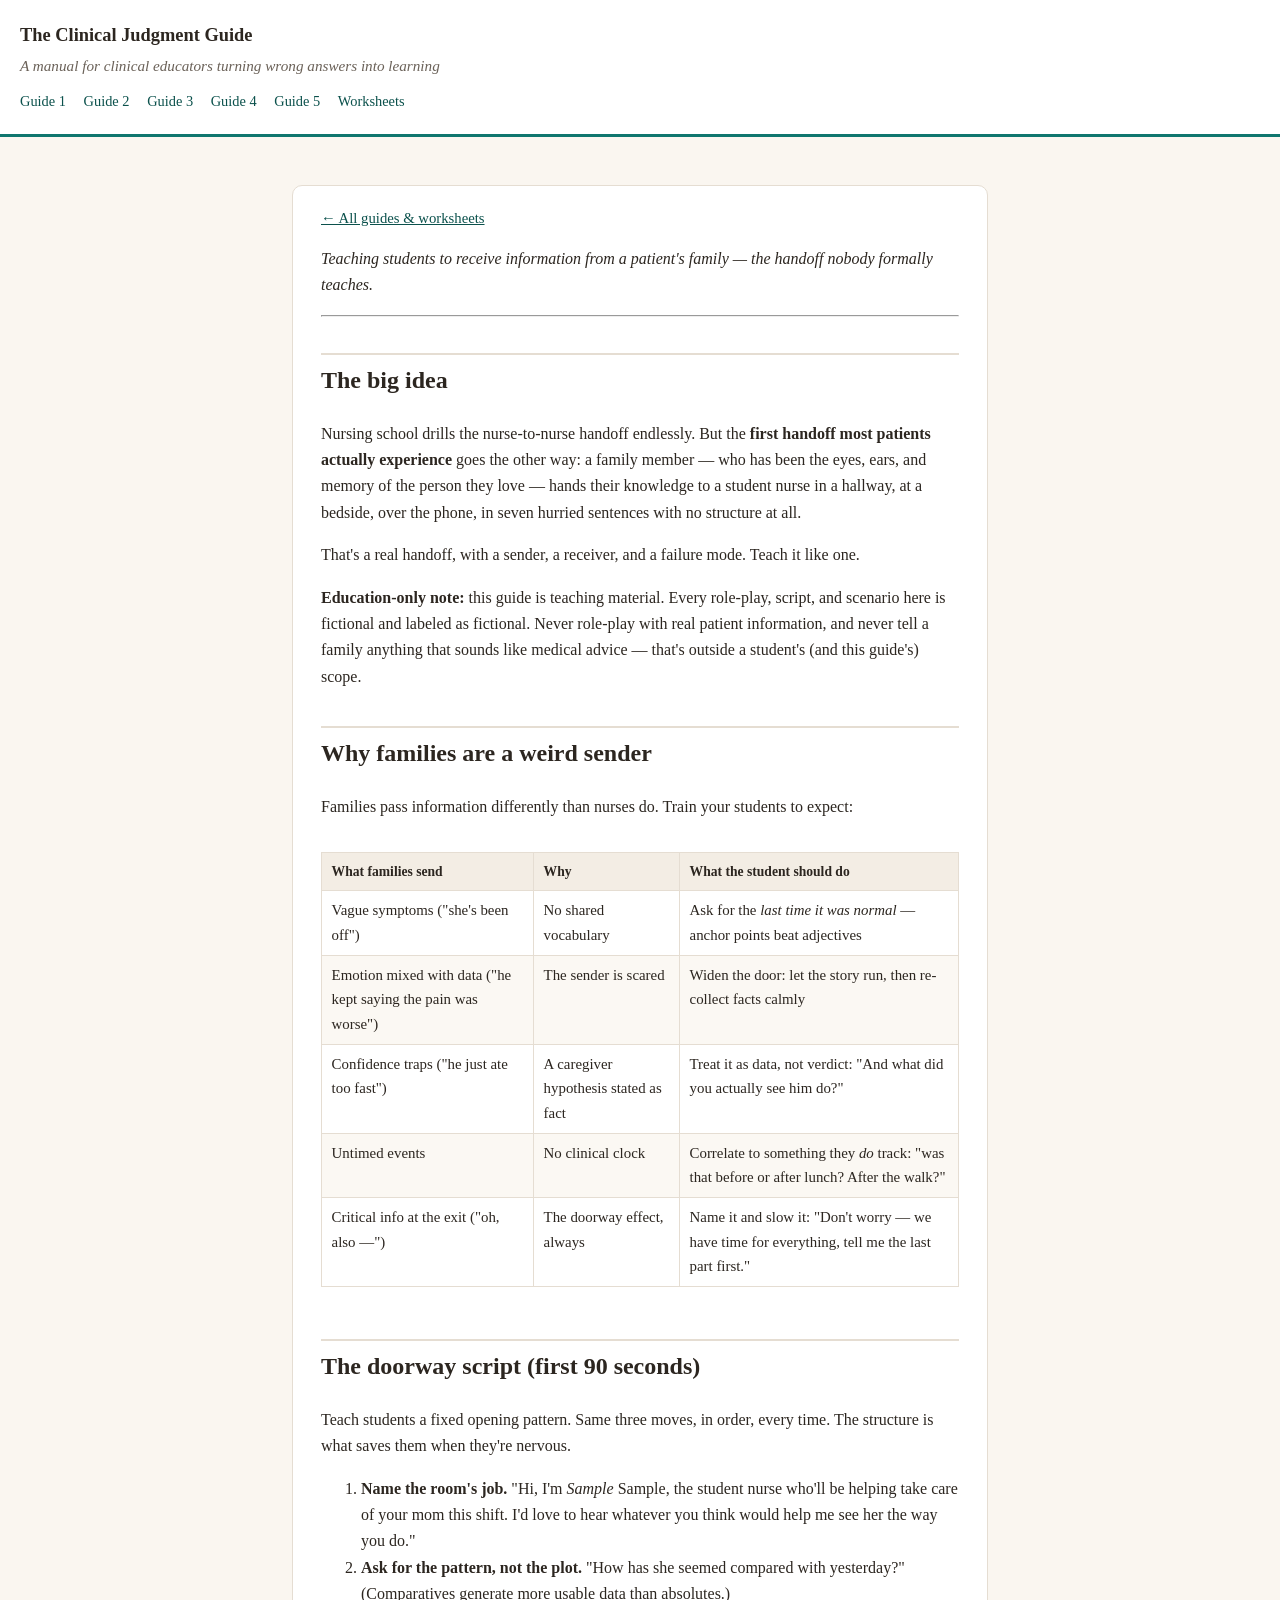
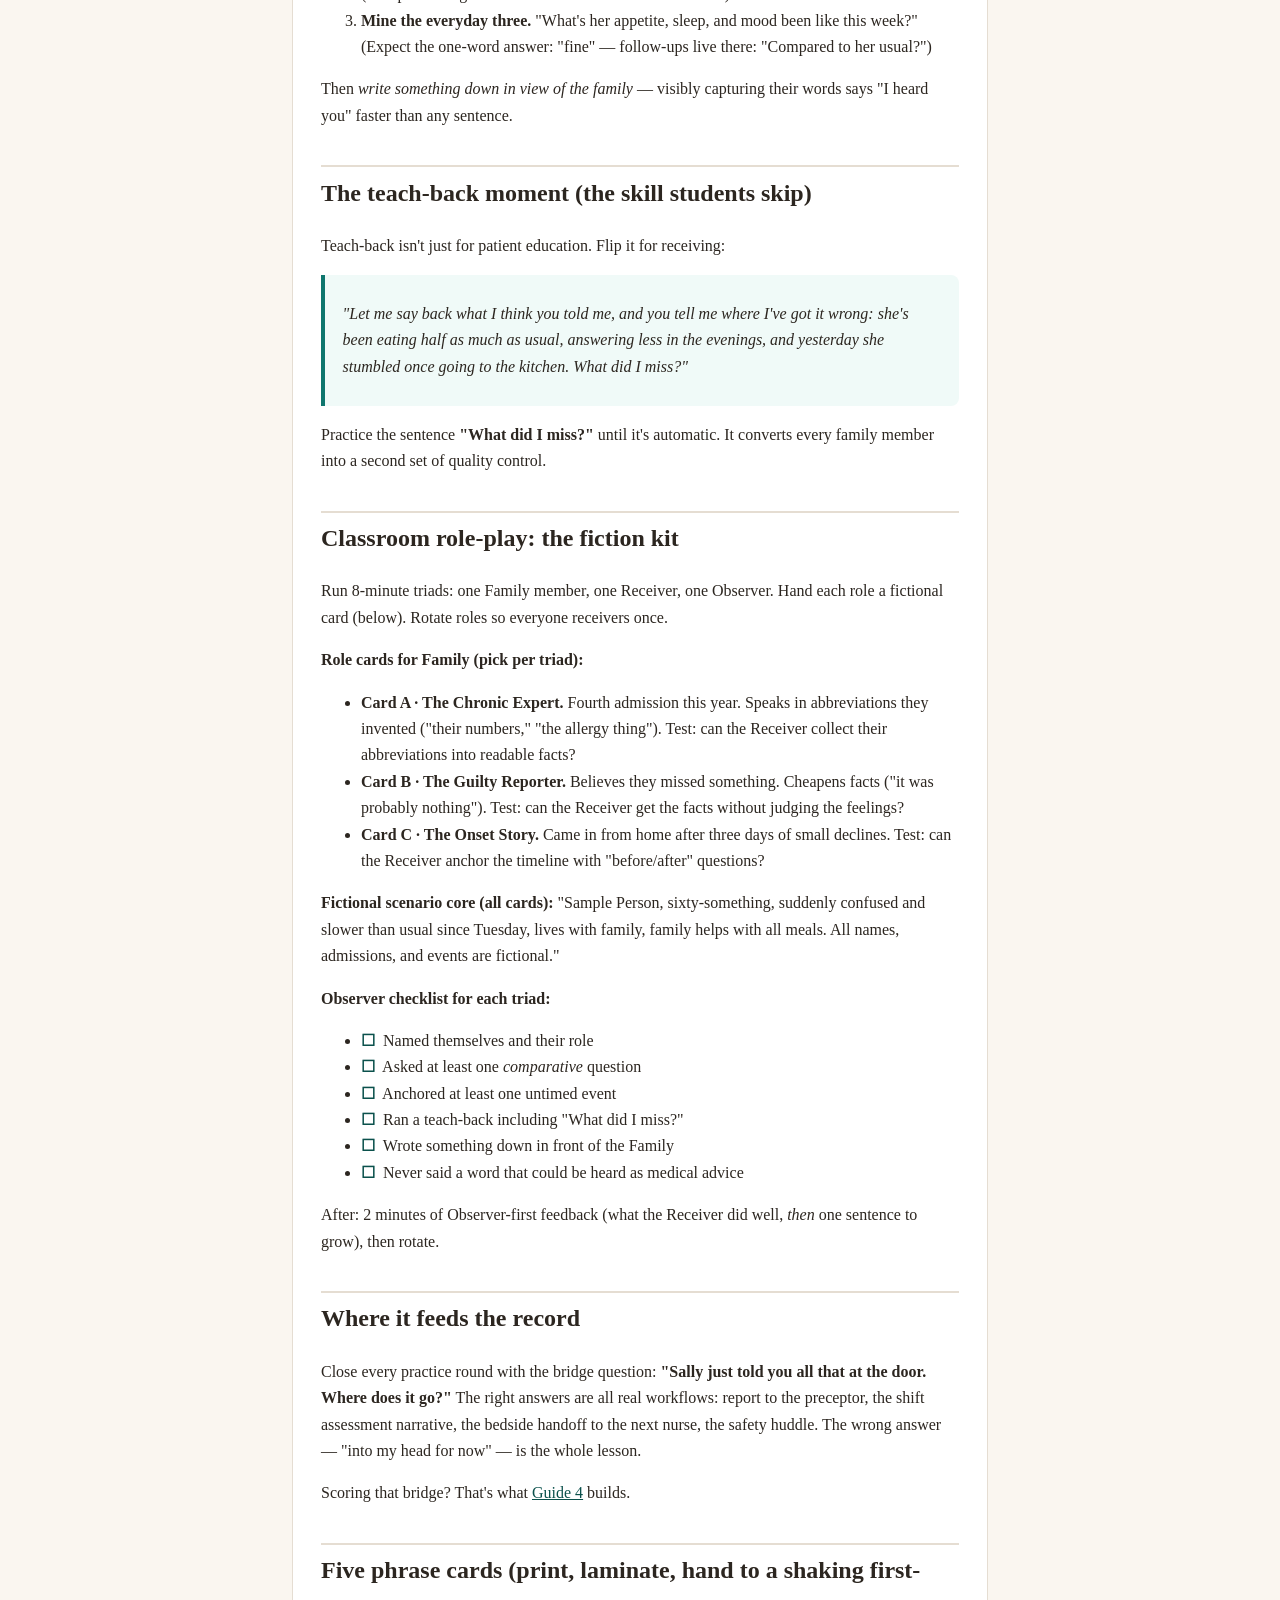
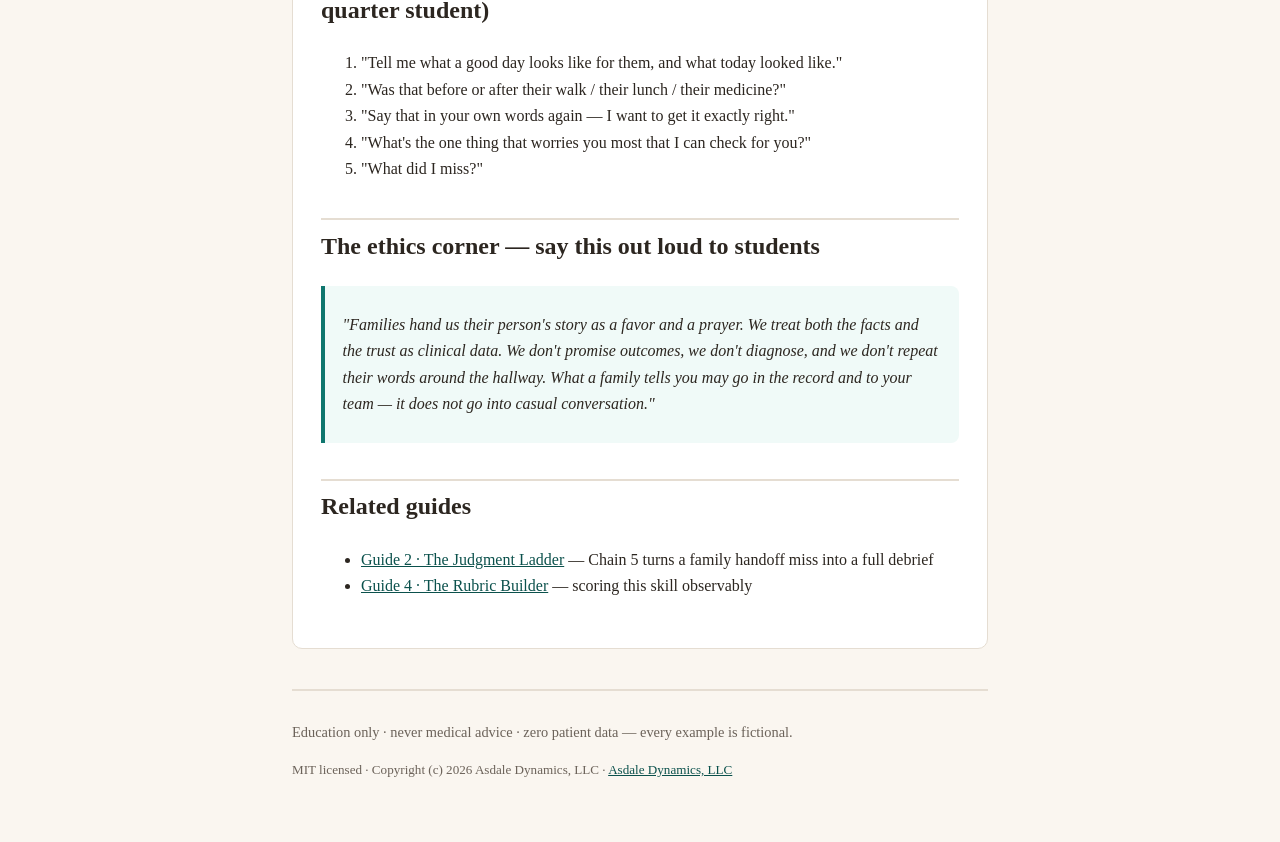
<file: site/docs/03-family-to-nurse-handoff-teaching.html>
<!DOCTYPE html>
<html lang="en">
<head>
<meta charset="utf-8">
<meta name="viewport" content="width=device-width, initial-scale=1">
<title>Family-to-Nurse Handoff Teaching · The Clinical Judgment Guide</title>
<meta name="description" content="A manual for clinical educators turning wrong answers into learning">
<link rel="stylesheet" href="../styles.css">
</head>
<body>
<header class="sitehead no-print">
  <p class="brand"><a href="../index.html">The Clinical Judgment Guide</a></p>
  <p class="sub">A manual for clinical educators turning wrong answers into learning</p>
  <nav class="guidenav"><a href="../docs/01-debrief-scripts.html">Guide 1</a><a href="../docs/02-judgment-ladder.html">Guide 2</a><a href="../docs/03-family-to-nurse-handoff-teaching.html">Guide 3</a><a href="../docs/04-handoff-rubric-builder.html">Guide 4</a><a href="../docs/05-peer-led-micro-lessons.html">Guide 5</a>
  <a href="../worksheets/index.html">Worksheets</a></nav>
</header>
<main class="wrap">
<article>
<p class="backlink"><a href="../index.html">← All guides &amp; worksheets</a></p>
<p><em>Teaching students to receive information from a patient&#x27;s family — the handoff nobody formally teaches.</em></p>
<hr>
<h2 id="the-big-idea">The big idea</h2>
<p>Nursing school drills the nurse-to-nurse handoff endlessly. But the <strong>first handoff most patients actually experience</strong> goes the other way: a family member — who has been the eyes, ears, and memory of the person they love — hands their knowledge to a student nurse in a hallway, at a bedside, over the phone, in seven hurried sentences with no structure at all.</p>
<p>That&#x27;s a real handoff, with a sender, a receiver, and a failure mode. Teach it like one.</p>
<p><strong>Education-only note:</strong> this guide is teaching material. Every role-play, script, and scenario here is fictional and labeled as fictional. Never role-play with real patient information, and never tell a family anything that sounds like medical advice — that&#x27;s outside a student&#x27;s (and this guide&#x27;s) scope.</p>
<h2 id="why-families-are-a-weird-sender">Why families are a weird sender</h2>
<p>Families pass information differently than nurses do. Train your students to expect:</p>
<div class="tablewrap"><table><thead><tr><th>What families send</th><th>Why</th><th>What the student should do</th></tr></thead><tbody>
<tr><td>Vague symptoms (&quot;she&#x27;s been off&quot;)</td><td>No shared vocabulary</td><td>Ask for the <em>last time it was normal</em> — anchor points beat adjectives</td></tr>
<tr><td>Emotion mixed with data (&quot;he kept saying the pain was worse&quot;)</td><td>The sender is scared</td><td>Widen the door: let the story run, then re-collect facts calmly</td></tr>
<tr><td>Confidence traps (&quot;he just ate too fast&quot;)</td><td>A caregiver hypothesis stated as fact</td><td>Treat it as data, not verdict: &quot;And what did you actually see him do?&quot;</td></tr>
<tr><td>Untimed events</td><td>No clinical clock</td><td>Correlate to something they <em>do</em> track: &quot;was that before or after lunch? After the walk?&quot;</td></tr>
<tr><td>Critical info at the exit (&quot;oh, also —&quot;)</td><td>The doorway effect, always</td><td>Name it and slow it: &quot;Don&#x27;t worry — we have time for everything, tell me the last part first.&quot;</td></tr>
</tbody></table></div>
<h2 id="the-doorway-script-first-90-seconds">The doorway script (first 90 seconds)</h2>
<p>Teach students a fixed opening pattern. Same three moves, in order, every time. The structure is what saves them when they&#x27;re nervous.</p>
<ol><li><strong>Name the room&#x27;s job.</strong> &quot;Hi, I&#x27;m <em>Sample</em> Sample, the student nurse who&#x27;ll be helping take care of your mom this shift. I&#x27;d love to hear whatever you think would help me see her the way you do.&quot;</li><li><strong>Ask for the pattern, not the plot.</strong> &quot;How has she seemed compared with yesterday?&quot; (Comparatives generate more usable data than absolutes.)</li><li><strong>Mine the everyday three.</strong> &quot;What&#x27;s her appetite, sleep, and mood been like this week?&quot; (Expect the one-word answer: &quot;fine&quot; — follow-ups live there: &quot;Compared to her usual?&quot;)</li></ol>
<p>Then <em>write something down in view of the family</em> — visibly capturing their words says &quot;I heard you&quot; faster than any sentence.</p>
<h2 id="the-teach-back-moment-the-skill-students-skip">The teach-back moment (the skill students skip)</h2>
<p>Teach-back isn&#x27;t just for patient education. Flip it for receiving:</p>
<blockquote><p>&quot;Let me say back what I think you told me, and you tell me where I&#x27;ve got it wrong: she&#x27;s been eating half as much as usual, answering less in the evenings, and yesterday she stumbled once going to the kitchen. What did I miss?&quot;</p></blockquote>
<p>Practice the sentence <strong>&quot;What did I miss?&quot;</strong> until it&#x27;s automatic. It converts every family member into a second set of quality control.</p>
<h2 id="classroom-role-play-the-fiction-kit">Classroom role-play: the fiction kit</h2>
<p>Run 8-minute triads: one Family member, one Receiver, one Observer. Hand each role a fictional card (below). Rotate roles so everyone receivers once.</p>
<p><strong>Role cards for Family (pick per triad):</strong></p>
<ul><li><strong>Card A · The Chronic Expert.</strong> Fourth admission this year. Speaks in abbreviations they invented (&quot;their numbers,&quot; &quot;the allergy thing&quot;). Test: can the Receiver collect their abbreviations into readable facts?</li><li><strong>Card B · The Guilty Reporter.</strong> Believes they missed something. Cheapens facts (&quot;it was probably nothing&quot;). Test: can the Receiver get the facts without judging the feelings?</li><li><strong>Card C · The Onset Story.</strong> Came in from home after three days of small declines. Test: can the Receiver anchor the timeline with &quot;before/after&quot; questions?</li></ul>
<p><strong>Fictional scenario core (all cards):</strong> &quot;Sample Person, sixty-something, suddenly confused and slower than usual since Tuesday, lives with family, family helps with all meals. All names, admissions, and events are fictional.&quot;</p>
<p><strong>Observer checklist for each triad:</strong></p>
<ul><li><span class="cb">☐</span> Named themselves and their role</li><li><span class="cb">☐</span> Asked at least one <em>comparative</em> question</li><li><span class="cb">☐</span> Anchored at least one untimed event</li><li><span class="cb">☐</span> Ran a teach-back including &quot;What did I miss?&quot;</li><li><span class="cb">☐</span> Wrote something down in front of the Family</li><li><span class="cb">☐</span> Never said a word that could be heard as medical advice</li></ul>
<p>After: 2 minutes of Observer-first feedback (what the Receiver did well, <em>then</em> one sentence to grow), then rotate.</p>
<h2 id="where-it-feeds-the-record">Where it feeds the record</h2>
<p>Close every practice round with the bridge question: <strong>&quot;Sally just told you all that at the door. Where does it go?&quot;</strong> The right answers are all real workflows: report to the preceptor, the shift assessment narrative, the bedside handoff to the next nurse, the safety huddle. The wrong answer — &quot;into my head for now&quot; — is the whole lesson.</p>
<p>Scoring that bridge? That&#x27;s what <a href="04-handoff-rubric-builder.html">Guide 4</a> builds.</p>
<h2 id="five-phrase-cards-print-laminate-hand-to-a-shaking-first-quarter-student">Five phrase cards (print, laminate, hand to a shaking first-quarter student)</h2>
<ol><li>&quot;Tell me what a good day looks like for them, and what today looked like.&quot;</li><li>&quot;Was that before or after their walk / their lunch / their medicine?&quot;</li><li>&quot;Say that in your own words again — I want to get it exactly right.&quot;</li><li>&quot;What&#x27;s the one thing that worries you most that I can check for you?&quot;</li><li>&quot;What did I miss?&quot;</li></ol>
<h2 id="the-ethics-corner-say-this-out-loud-to-students">The ethics corner — say this out loud to students</h2>
<blockquote><p>&quot;Families hand us their person&#x27;s story as a favor and a prayer. We treat both the facts and the trust as clinical data. We don&#x27;t promise outcomes, we don&#x27;t diagnose, and we don&#x27;t repeat their words around the hallway. What a family tells you may go in the record and to your team — it does <em>not</em> go into casual conversation.&quot;</p></blockquote>
<h2 id="related-guides">Related guides</h2>
<ul><li><a href="02-judgment-ladder.html">Guide 2 · The Judgment Ladder</a> — Chain 5 turns a family handoff miss into a full debrief</li><li><a href="04-handoff-rubric-builder.html">Guide 4 · The Rubric Builder</a> — scoring this skill observably</li></ul>
</article>
<footer class="foot">
  <p>Education only · never medical advice · zero patient data — every example is fictional.</p>
  <p class="tiny">MIT licensed · Copyright (c) 2026 Asdale Dynamics, LLC ·
  <a href="https://dylanasdale.github.io">Asdale Dynamics, LLC</a></p>
</footer>
</main>
</body>
</html>
</file>
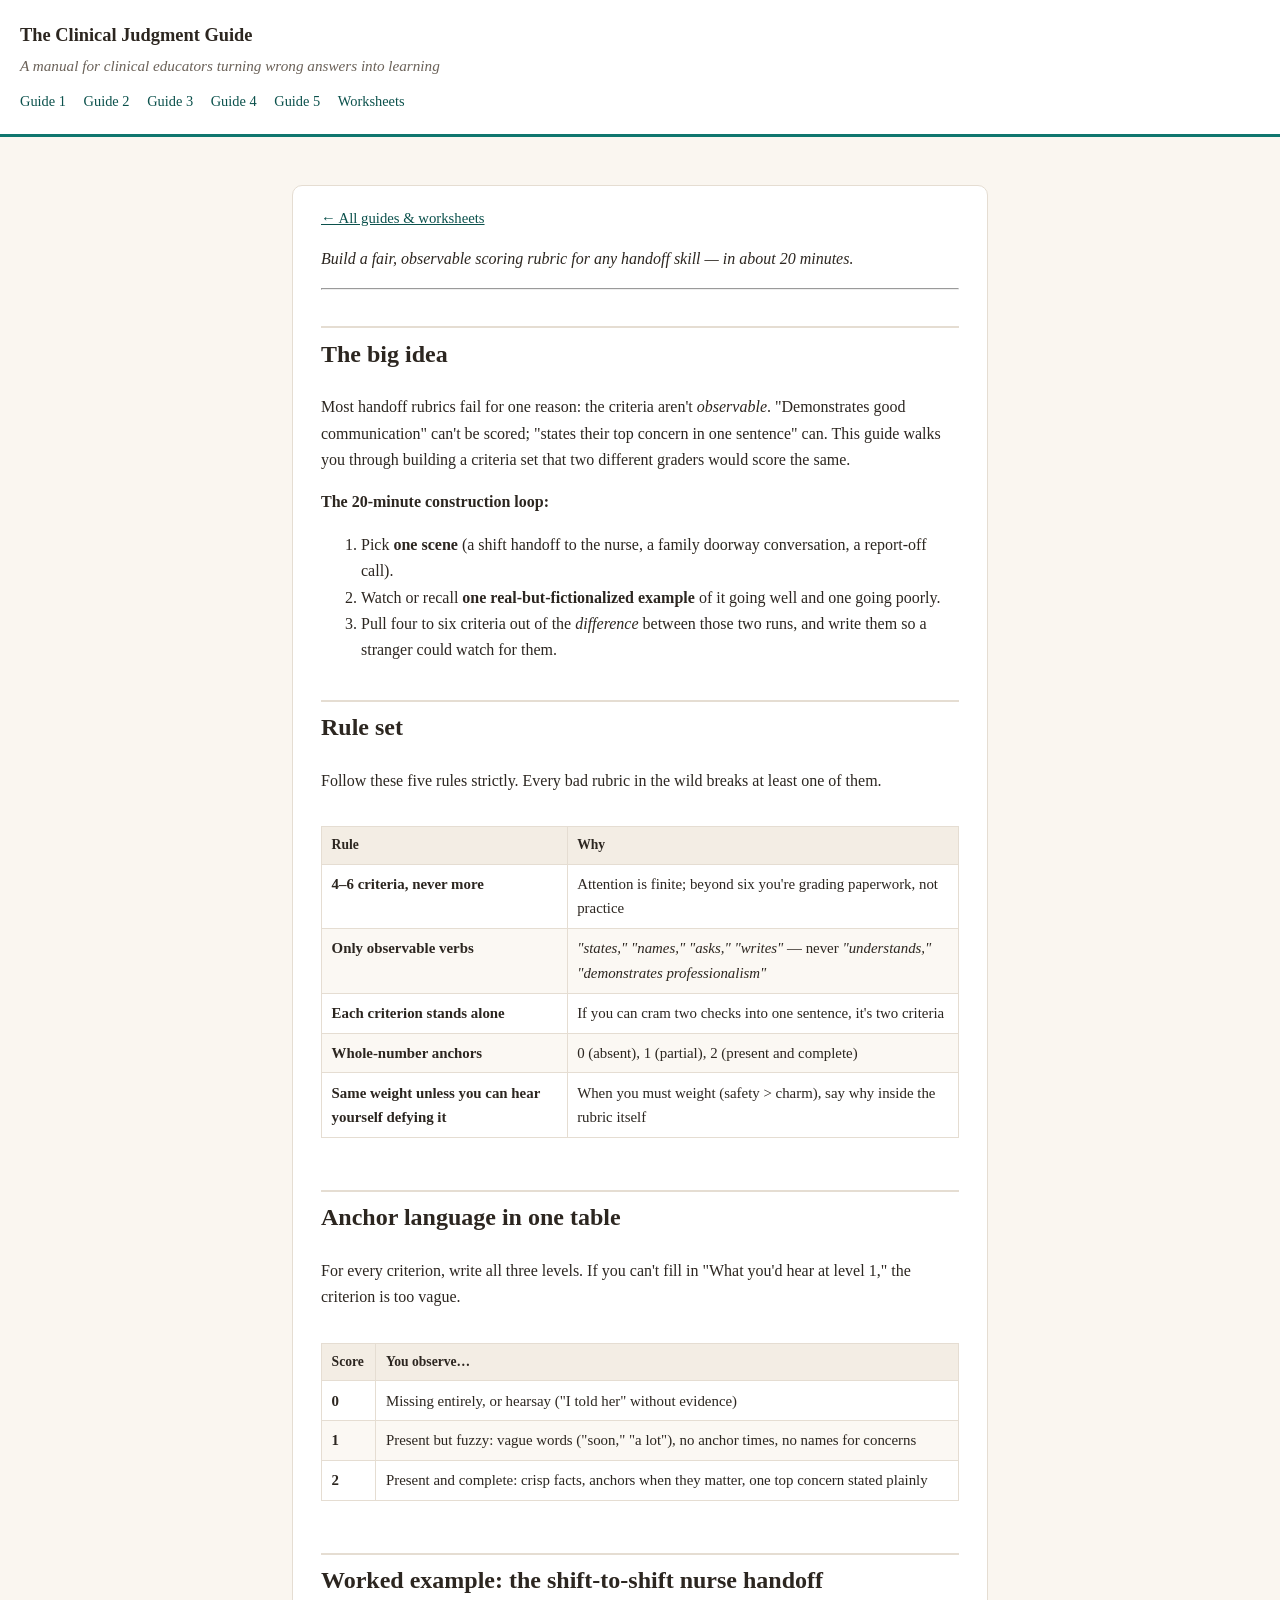
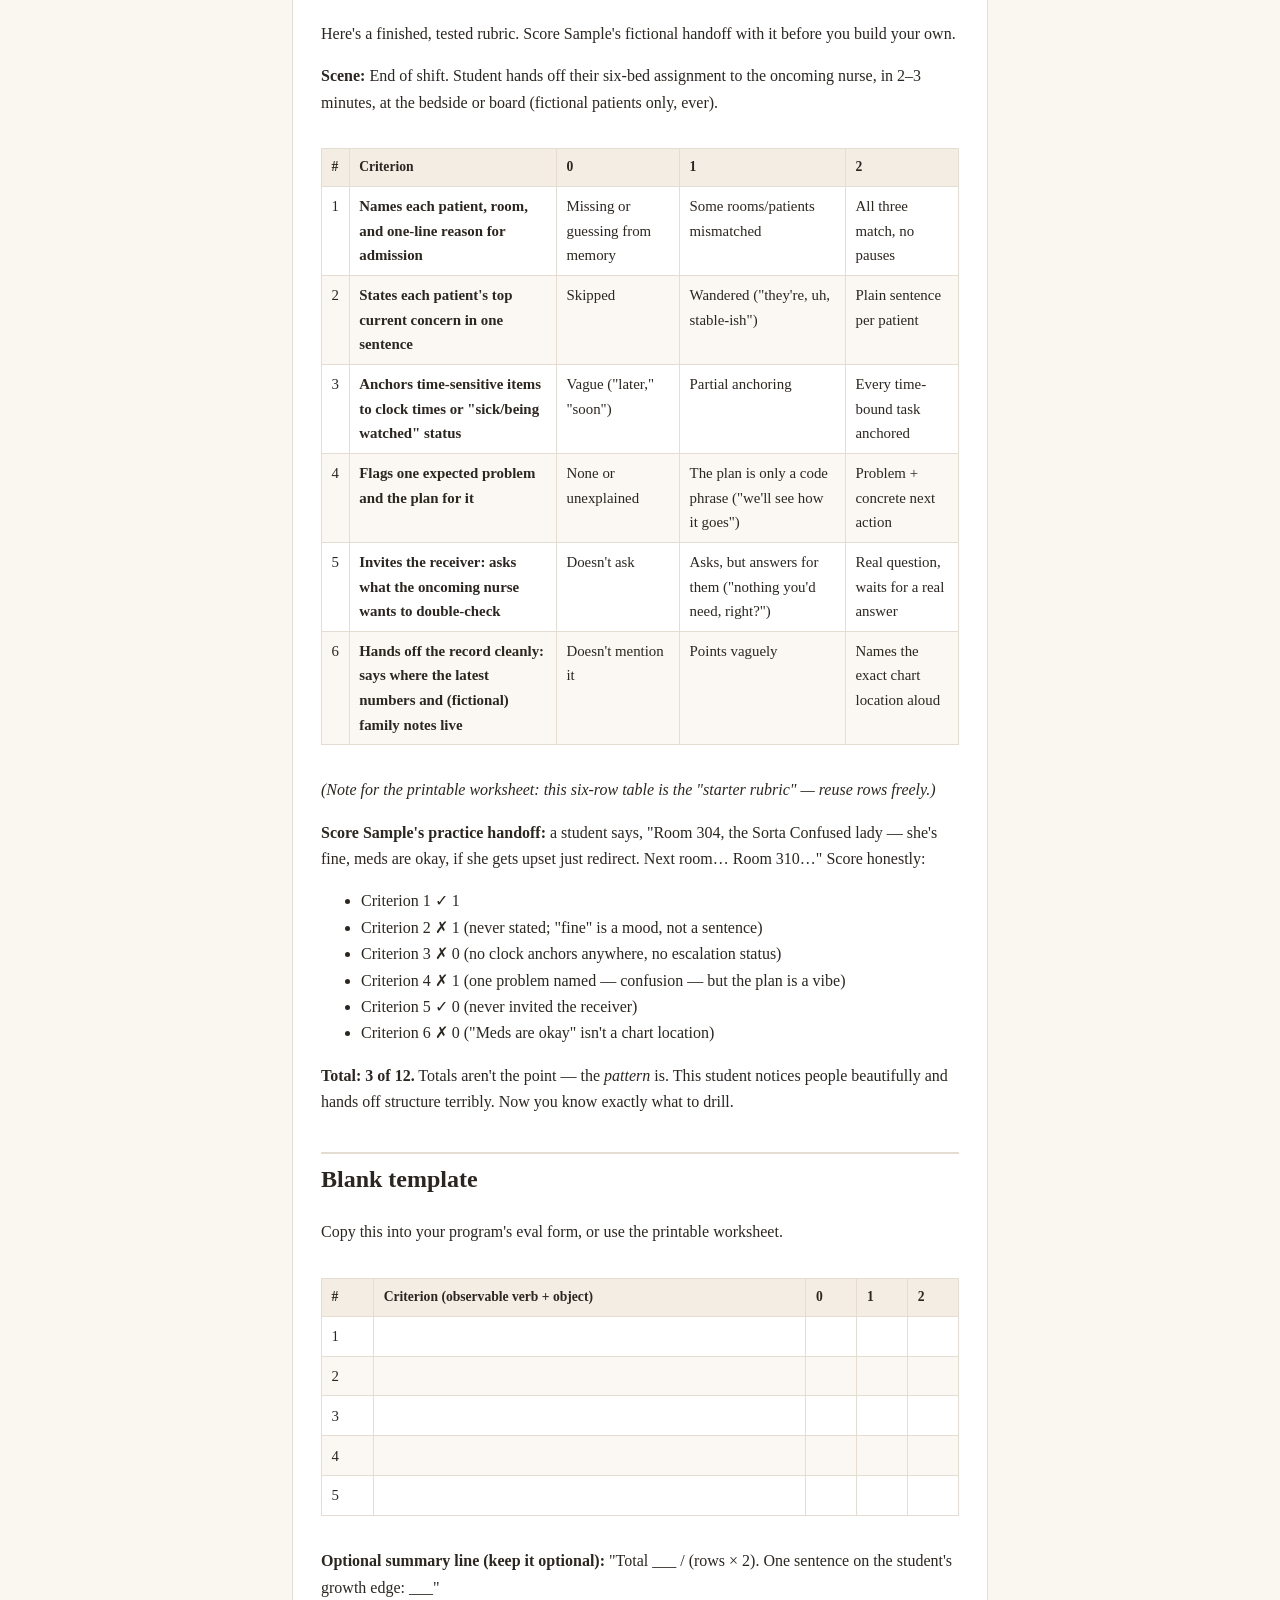
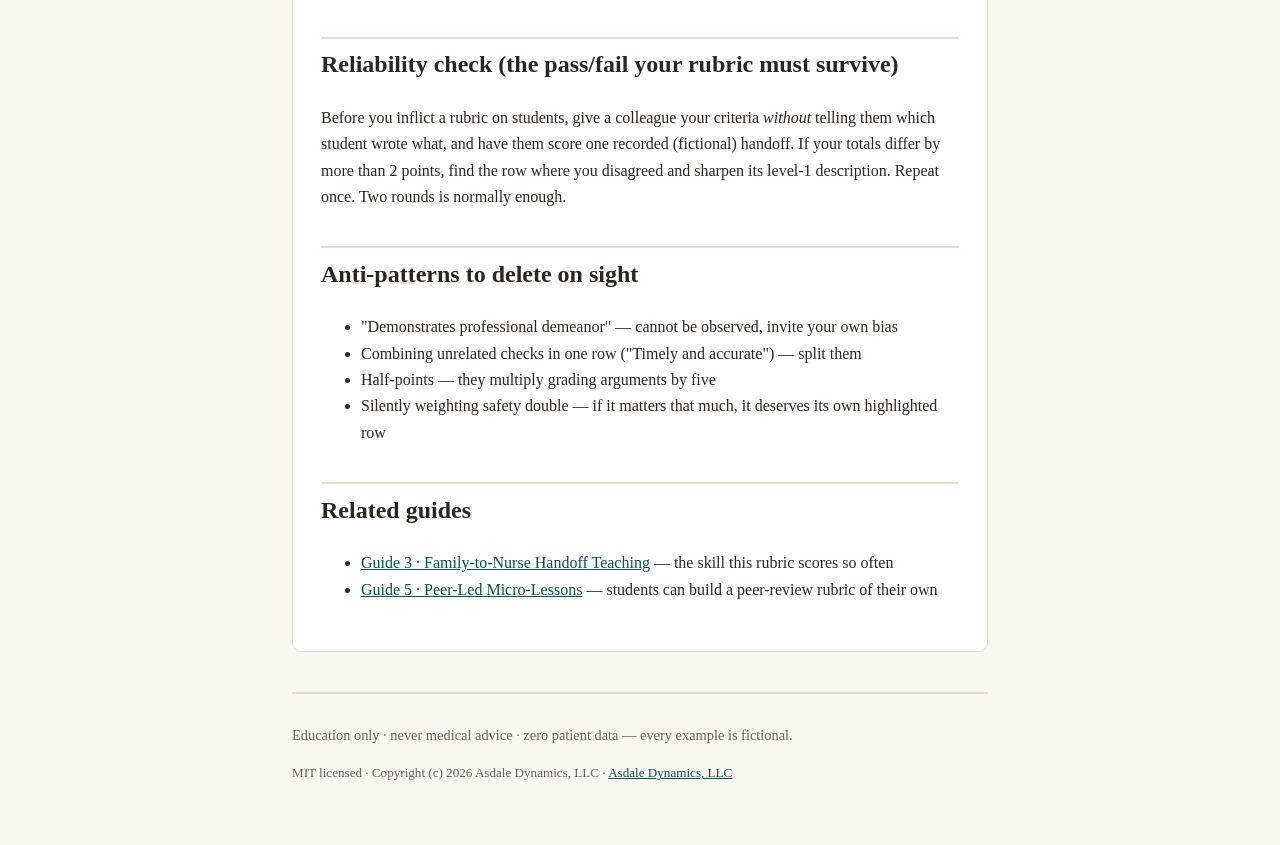
<file: site/docs/04-handoff-rubric-builder.html>
<!DOCTYPE html>
<html lang="en">
<head>
<meta charset="utf-8">
<meta name="viewport" content="width=device-width, initial-scale=1">
<title>Handoff Rubric Builder · The Clinical Judgment Guide</title>
<meta name="description" content="A manual for clinical educators turning wrong answers into learning">
<link rel="stylesheet" href="../styles.css">
</head>
<body>
<header class="sitehead no-print">
  <p class="brand"><a href="../index.html">The Clinical Judgment Guide</a></p>
  <p class="sub">A manual for clinical educators turning wrong answers into learning</p>
  <nav class="guidenav"><a href="../docs/01-debrief-scripts.html">Guide 1</a><a href="../docs/02-judgment-ladder.html">Guide 2</a><a href="../docs/03-family-to-nurse-handoff-teaching.html">Guide 3</a><a href="../docs/04-handoff-rubric-builder.html">Guide 4</a><a href="../docs/05-peer-led-micro-lessons.html">Guide 5</a>
  <a href="../worksheets/index.html">Worksheets</a></nav>
</header>
<main class="wrap">
<article>
<p class="backlink"><a href="../index.html">← All guides &amp; worksheets</a></p>
<p><em>Build a fair, observable scoring rubric for any handoff skill — in about 20 minutes.</em></p>
<hr>
<h2 id="the-big-idea">The big idea</h2>
<p>Most handoff rubrics fail for one reason: the criteria aren&#x27;t <em>observable</em>. &quot;Demonstrates good communication&quot; can&#x27;t be scored; &quot;states their top concern in one sentence&quot; can. This guide walks you through building a criteria set that two different graders would score the same.</p>
<p><strong>The 20-minute construction loop:</strong></p>
<ol><li>Pick <strong>one scene</strong> (a shift handoff to the nurse, a family doorway conversation, a report-off call).</li><li>Watch or recall <strong>one real-but-fictionalized example</strong> of it going well and one going poorly.</li><li>Pull four to six criteria out of the <em>difference</em> between those two runs, and write them so a stranger could watch for them.</li></ol>
<h2 id="rule-set">Rule set</h2>
<p>Follow these five rules strictly. Every bad rubric in the wild breaks at least one of them.</p>
<div class="tablewrap"><table><thead><tr><th>Rule</th><th>Why</th></tr></thead><tbody>
<tr><td><strong>4–6 criteria, never more</strong></td><td>Attention is finite; beyond six you&#x27;re grading paperwork, not practice</td></tr>
<tr><td><strong>Only observable verbs</strong></td><td><em>&quot;states,&quot; &quot;names,&quot; &quot;asks,&quot; &quot;writes&quot;</em> — never <em>&quot;understands,&quot; &quot;demonstrates professionalism&quot;</em></td></tr>
<tr><td><strong>Each criterion stands alone</strong></td><td>If you can cram two checks into one sentence, it&#x27;s two criteria</td></tr>
<tr><td><strong>Whole-number anchors</strong></td><td>0 (absent), 1 (partial), 2 (present and complete)</td></tr>
<tr><td><strong>Same weight unless you can hear yourself defying it</strong></td><td>When you must weight (safety &gt; charm), say why inside the rubric itself</td></tr>
</tbody></table></div>
<h2 id="anchor-language-in-one-table">Anchor language in one table</h2>
<p>For every criterion, write all three levels. If you can&#x27;t fill in &quot;What you&#x27;d hear at level 1,&quot; the criterion is too vague.</p>
<div class="tablewrap"><table><thead><tr><th>Score</th><th>You observe…</th></tr></thead><tbody>
<tr><td><strong>0</strong></td><td>Missing entirely, or hearsay (&quot;I told her&quot; without evidence)</td></tr>
<tr><td><strong>1</strong></td><td>Present but fuzzy: vague words (&quot;soon,&quot; &quot;a lot&quot;), no anchor times, no names for concerns</td></tr>
<tr><td><strong>2</strong></td><td>Present and complete: crisp facts, anchors when they matter, one top concern stated plainly</td></tr>
</tbody></table></div>
<h2 id="worked-example-the-shift-to-shift-nurse-handoff">Worked example: the shift-to-shift nurse handoff</h2>
<p>Here&#x27;s a finished, tested rubric. Score Sample&#x27;s fictional handoff with it before you build your own.</p>
<p><strong>Scene:</strong> End of shift. Student hands off their six-bed assignment to the oncoming nurse, in 2–3 minutes, at the bedside or board (fictional patients only, ever).</p>
<div class="tablewrap"><table><thead><tr><th>#</th><th>Criterion</th><th>0</th><th>1</th><th>2</th></tr></thead><tbody>
<tr><td>1</td><td><strong>Names each patient, room, and one-line reason for admission</strong></td><td>Missing or guessing from memory</td><td>Some rooms/patients mismatched</td><td>All three match, no pauses</td></tr>
<tr><td>2</td><td><strong>States each patient&#x27;s top current concern in one sentence</strong></td><td>Skipped</td><td>Wandered (&quot;they&#x27;re, uh, stable-ish&quot;)</td><td>Plain sentence per patient</td></tr>
<tr><td>3</td><td><strong>Anchors time-sensitive items to clock times or &quot;sick/being watched&quot; status</strong></td><td>Vague (&quot;later,&quot; &quot;soon&quot;)</td><td>Partial anchoring</td><td>Every time-bound task anchored</td></tr>
<tr><td>4</td><td><strong>Flags one expected problem and the plan for it</strong></td><td>None or unexplained</td><td>The plan is only a code phrase (&quot;we&#x27;ll see how it goes&quot;)</td><td>Problem + concrete next action</td></tr>
<tr><td>5</td><td><strong>Invites the receiver: asks what the oncoming nurse wants to double-check</strong></td><td>Doesn&#x27;t ask</td><td>Asks, but answers for them (&quot;nothing you&#x27;d need, right?&quot;)</td><td>Real question, waits for a real answer</td></tr>
<tr><td>6</td><td><strong>Hands off the record cleanly: says where the latest numbers and (fictional) family notes live</strong></td><td>Doesn&#x27;t mention it</td><td>Points vaguely</td><td>Names the exact chart location aloud</td></tr>
</tbody></table></div>
<p><em>(Note for the printable worksheet: this six-row table is the &quot;starter rubric&quot; — reuse rows freely.)</em></p>
<p><strong>Score Sample&#x27;s practice handoff:</strong> a student says, &quot;Room 304, the Sorta Confused lady — she&#x27;s fine, meds are okay, if she gets upset just redirect. Next room… Room 310…&quot; Score honestly:</p>
<ul><li>Criterion 1 ✓ 1</li><li>Criterion 2 ✗ 1 (never stated; &quot;fine&quot; is a mood, not a sentence)</li><li>Criterion 3 ✗ 0 (no clock anchors anywhere, no escalation status)</li><li>Criterion 4 ✗ 1 (one problem named — confusion — but the plan is a vibe)</li><li>Criterion 5 ✓ 0 (never invited the receiver)</li><li>Criterion 6 ✗ 0 (&quot;Meds are okay&quot; isn&#x27;t a chart location)</li></ul>
<p><strong>Total: 3 of 12.</strong> Totals aren&#x27;t the point — the <em>pattern</em> is. This student notices people beautifully and hands off structure terribly. Now you know exactly what to drill.</p>
<h2 id="blank-template">Blank template</h2>
<p>Copy this into your program&#x27;s eval form, or use the printable worksheet.</p>
<div class="tablewrap"><table><thead><tr><th>#</th><th>Criterion (observable verb + object)</th><th>0</th><th>1</th><th>2</th></tr></thead><tbody>
<tr><td>1</td><td></td><td></td><td></td><td></td></tr>
<tr><td>2</td><td></td><td></td><td></td><td></td></tr>
<tr><td>3</td><td></td><td></td><td></td><td></td></tr>
<tr><td>4</td><td></td><td></td><td></td><td></td></tr>
<tr><td>5</td><td></td><td></td><td></td><td></td></tr>
</tbody></table></div>
<p><strong>Optional summary line (keep it optional):</strong> &quot;Total ___ / (rows × 2). One sentence on the student&#x27;s growth edge: ___&quot;</p>
<h2 id="reliability-check-the-passfail-your-rubric-must-survive">Reliability check (the pass/fail your rubric must survive)</h2>
<p>Before you inflict a rubric on students, give a colleague your criteria <em>without</em> telling them which student wrote what, and have them score one recorded (fictional) handoff. If your totals differ by more than 2 points, find the row where you disagreed and sharpen its level-1 description. Repeat once. Two rounds is normally enough.</p>
<h2 id="anti-patterns-to-delete-on-sight">Anti-patterns to delete on sight</h2>
<ul><li>&quot;Demonstrates professional demeanor&quot; — cannot be observed, invite your own bias</li><li>Combining unrelated checks in one row (&quot;Timely and accurate&quot;) — split them</li><li>Half-points — they multiply grading arguments by five</li><li>Silently weighting safety double — if it matters that much, it deserves its own highlighted row</li></ul>
<h2 id="related-guides">Related guides</h2>
<ul><li><a href="03-family-to-nurse-handoff-teaching.html">Guide 3 · Family-to-Nurse Handoff Teaching</a> — the skill this rubric scores so often</li><li><a href="05-peer-led-micro-lessons.html">Guide 5 · Peer-Led Micro-Lessons</a> — students can build a peer-review rubric of their own</li></ul>
</article>
<footer class="foot">
  <p>Education only · never medical advice · zero patient data — every example is fictional.</p>
  <p class="tiny">MIT licensed · Copyright (c) 2026 Asdale Dynamics, LLC ·
  <a href="https://dylanasdale.github.io">Asdale Dynamics, LLC</a></p>
</footer>
</main>
</body>
</html>
</file>
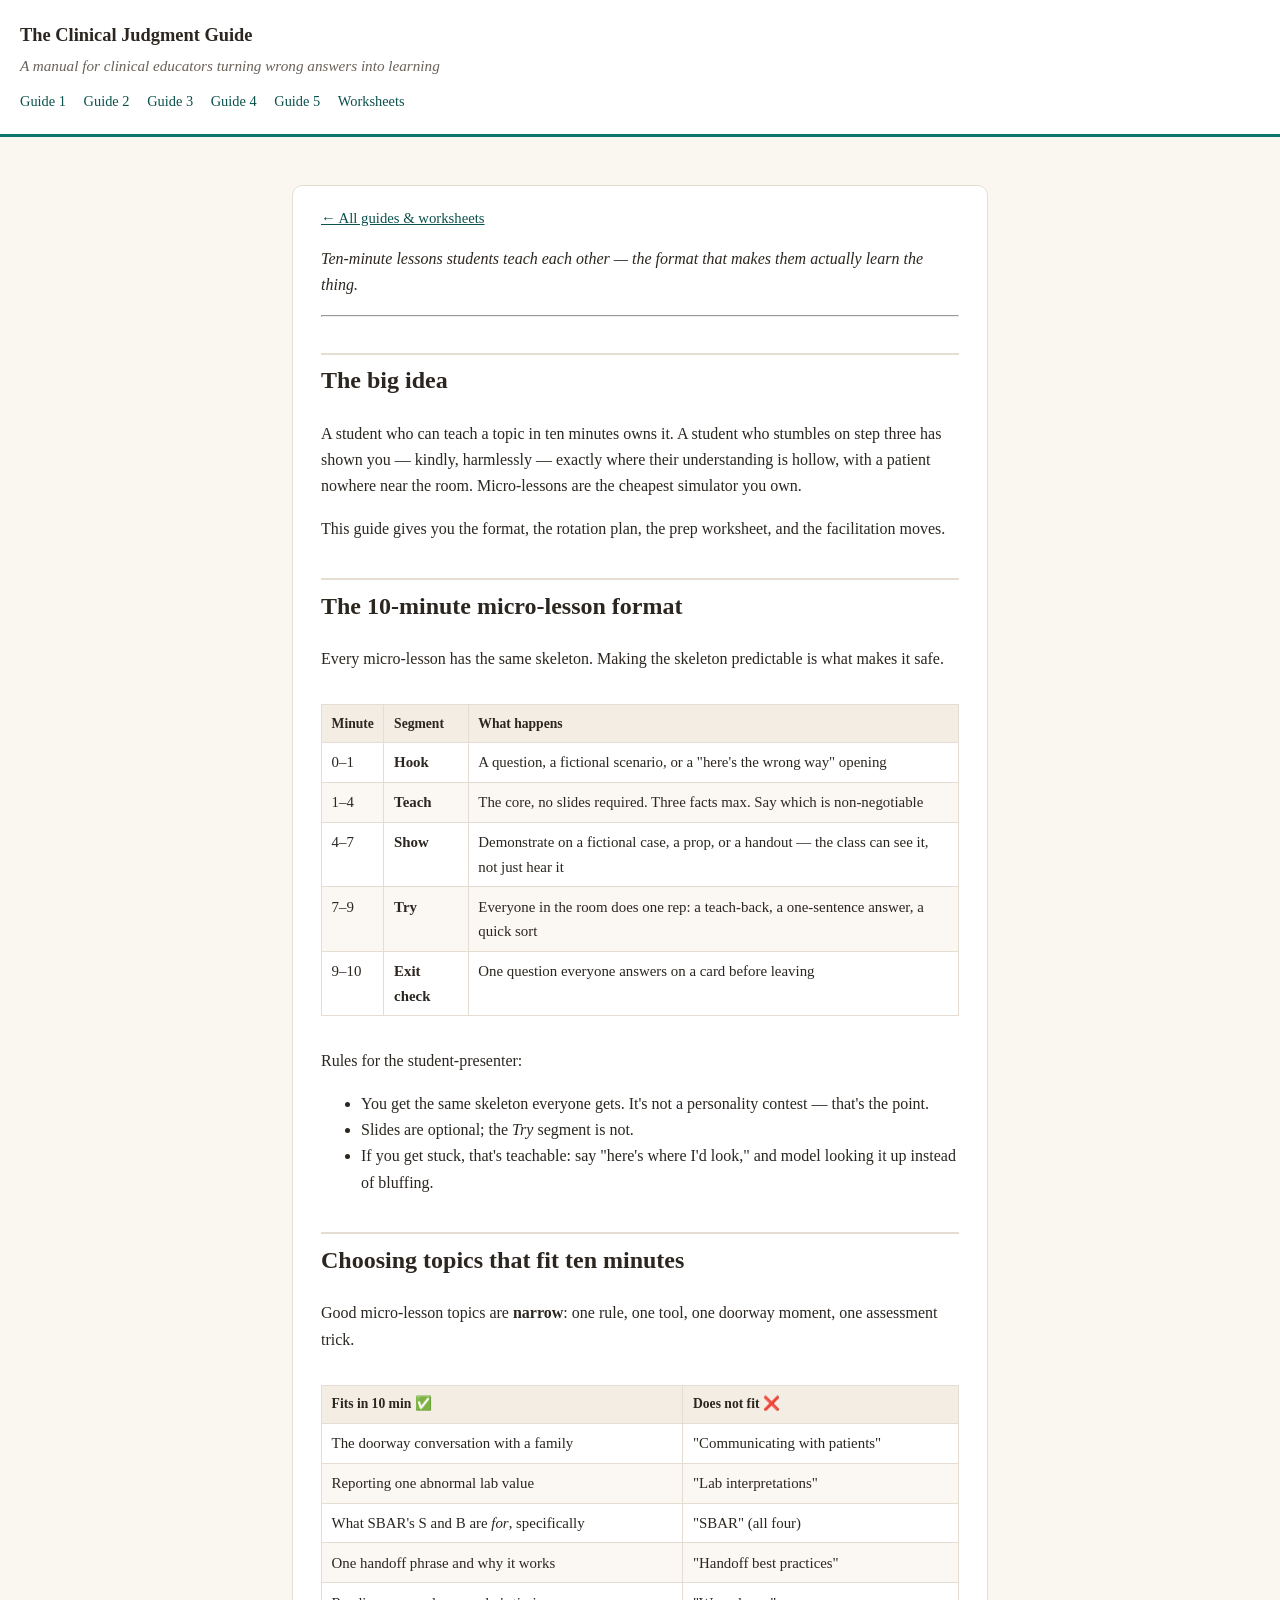
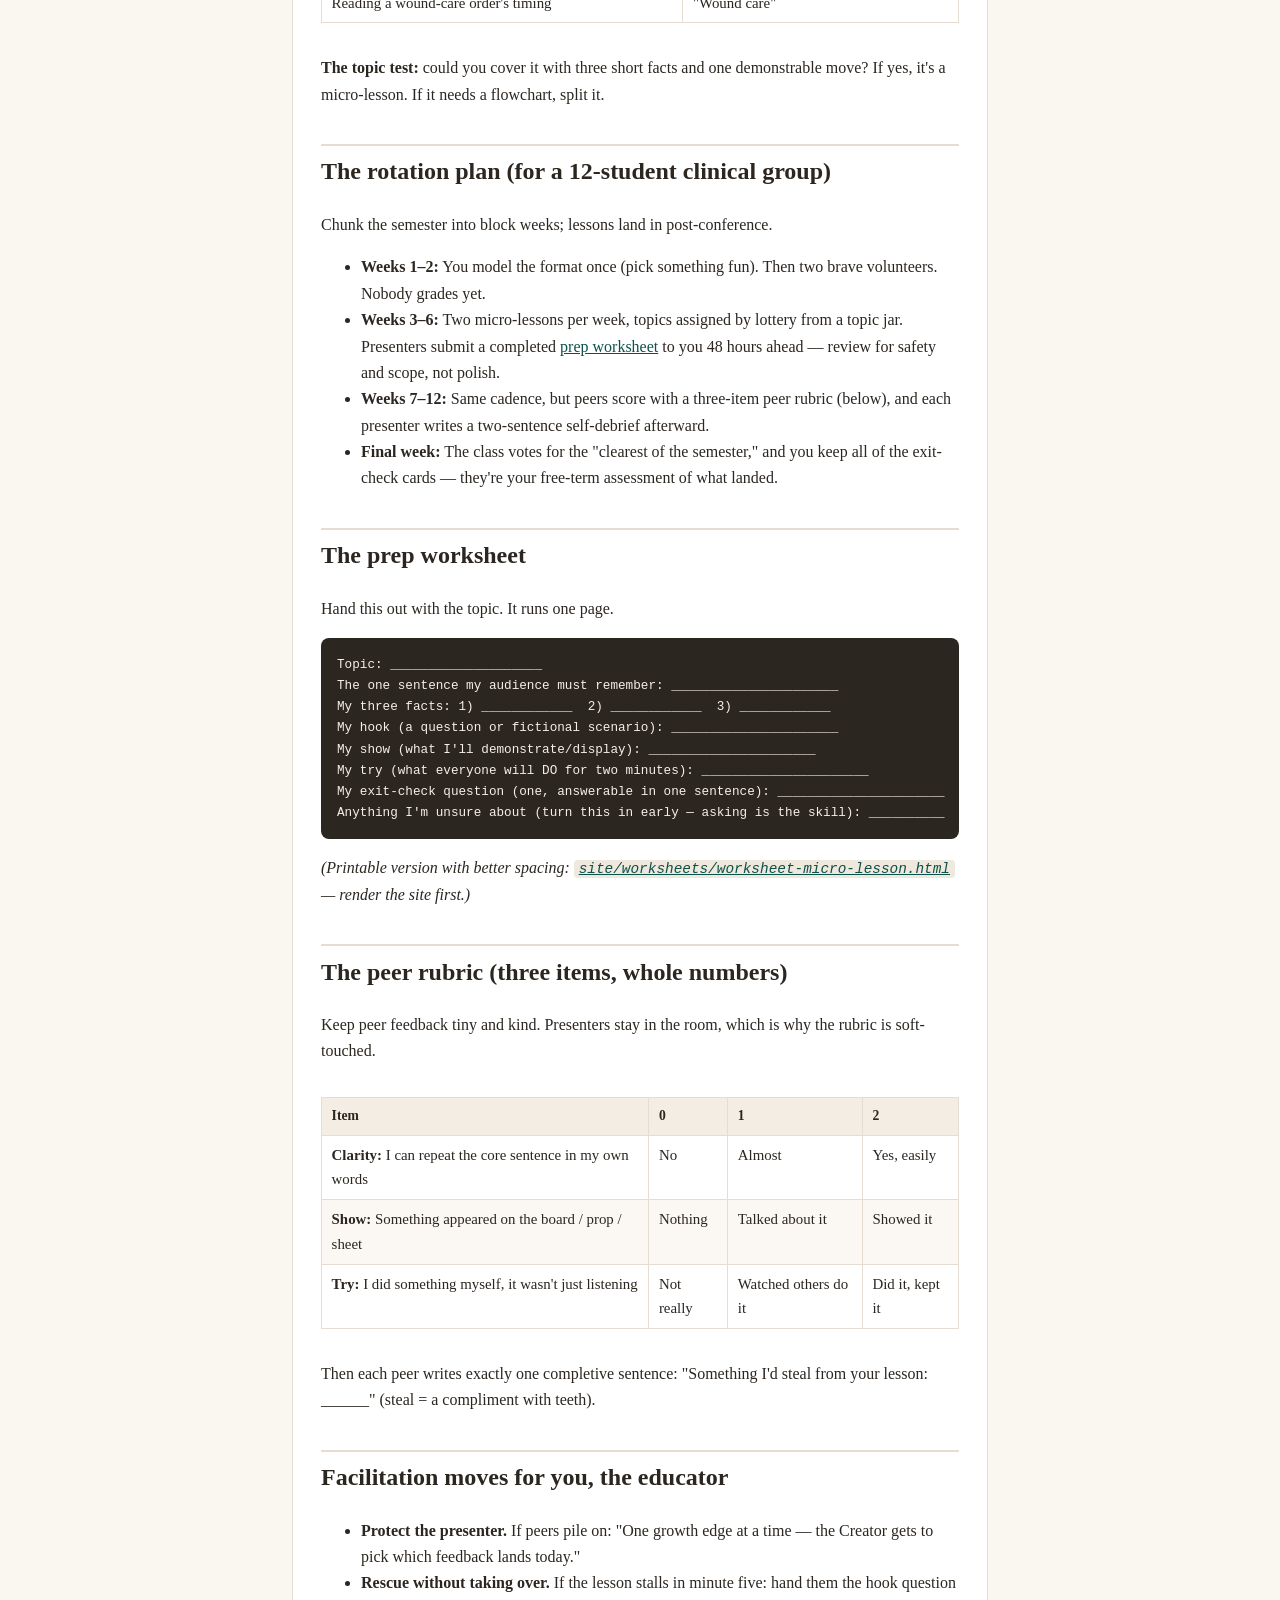
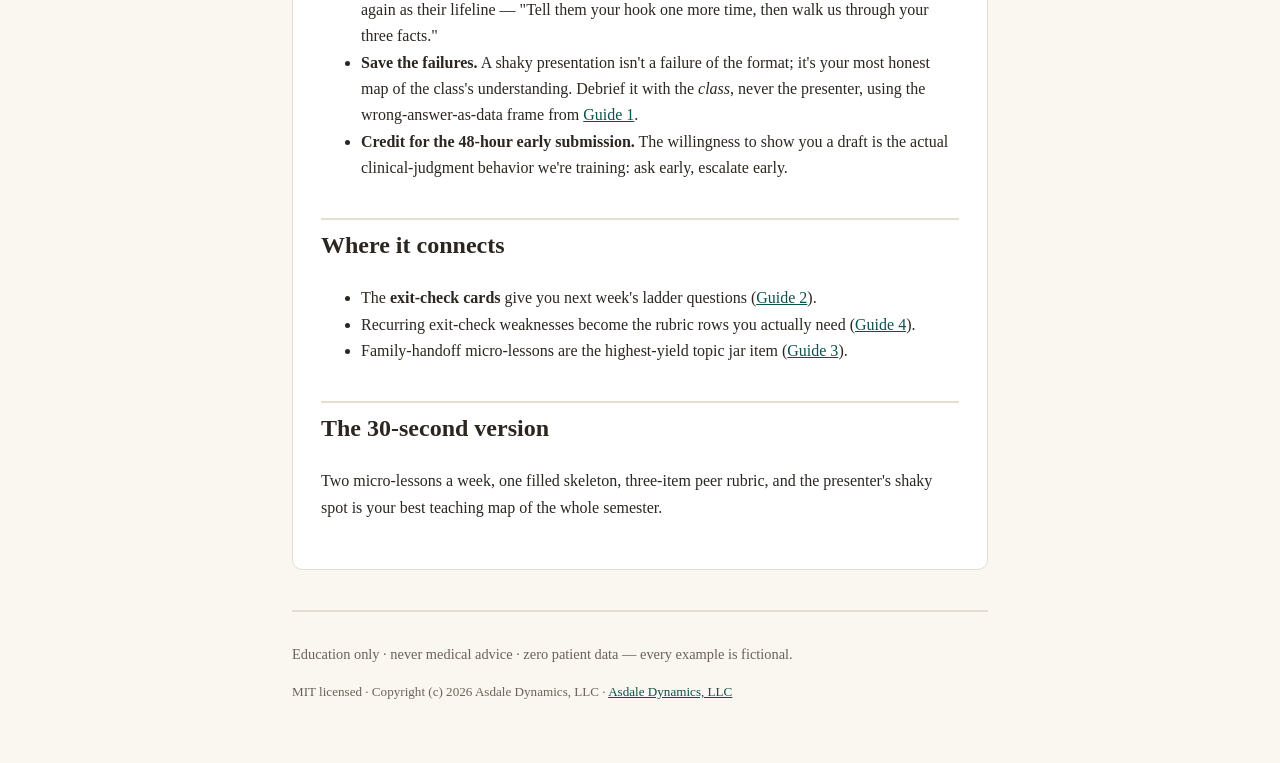
<file: site/docs/05-peer-led-micro-lessons.html>
<!DOCTYPE html>
<html lang="en">
<head>
<meta charset="utf-8">
<meta name="viewport" content="width=device-width, initial-scale=1">
<title>Peer-Led Micro-Lessons · The Clinical Judgment Guide</title>
<meta name="description" content="A manual for clinical educators turning wrong answers into learning">
<link rel="stylesheet" href="../styles.css">
</head>
<body>
<header class="sitehead no-print">
  <p class="brand"><a href="../index.html">The Clinical Judgment Guide</a></p>
  <p class="sub">A manual for clinical educators turning wrong answers into learning</p>
  <nav class="guidenav"><a href="../docs/01-debrief-scripts.html">Guide 1</a><a href="../docs/02-judgment-ladder.html">Guide 2</a><a href="../docs/03-family-to-nurse-handoff-teaching.html">Guide 3</a><a href="../docs/04-handoff-rubric-builder.html">Guide 4</a><a href="../docs/05-peer-led-micro-lessons.html">Guide 5</a>
  <a href="../worksheets/index.html">Worksheets</a></nav>
</header>
<main class="wrap">
<article>
<p class="backlink"><a href="../index.html">← All guides &amp; worksheets</a></p>
<p><em>Ten-minute lessons students teach each other — the format that makes them actually learn the thing.</em></p>
<hr>
<h2 id="the-big-idea">The big idea</h2>
<p>A student who can teach a topic in ten minutes owns it. A student who stumbles on step three has shown you — kindly, harmlessly — exactly where their understanding is hollow, with a patient nowhere near the room. Micro-lessons are the cheapest simulator you own.</p>
<p>This guide gives you the format, the rotation plan, the prep worksheet, and the facilitation moves.</p>
<h2 id="the-10-minute-micro-lesson-format">The 10-minute micro-lesson format</h2>
<p>Every micro-lesson has the same skeleton. Making the skeleton predictable is what makes it safe.</p>
<div class="tablewrap"><table><thead><tr><th>Minute</th><th>Segment</th><th>What happens</th></tr></thead><tbody>
<tr><td>0–1</td><td><strong>Hook</strong></td><td>A question, a fictional scenario, or a &quot;here&#x27;s the wrong way&quot; opening</td></tr>
<tr><td>1–4</td><td><strong>Teach</strong></td><td>The core, no slides required. Three facts max. Say which is non-negotiable</td></tr>
<tr><td>4–7</td><td><strong>Show</strong></td><td>Demonstrate on a fictional case, a prop, or a handout — the class can see it, not just hear it</td></tr>
<tr><td>7–9</td><td><strong>Try</strong></td><td>Everyone in the room does one rep: a teach-back, a one-sentence answer, a quick sort</td></tr>
<tr><td>9–10</td><td><strong>Exit check</strong></td><td>One question everyone answers on a card before leaving</td></tr>
</tbody></table></div>
<p>Rules for the student-presenter:</p>
<ul><li>You get the same skeleton everyone gets. It&#x27;s not a personality contest — that&#x27;s the point.</li><li>Slides are optional; the <em>Try</em> segment is not.</li><li>If you get stuck, that&#x27;s teachable: say &quot;here&#x27;s where I&#x27;d look,&quot; and model looking it up instead of bluffing.</li></ul>
<h2 id="choosing-topics-that-fit-ten-minutes">Choosing topics that fit ten minutes</h2>
<p>Good micro-lesson topics are <strong>narrow</strong>: one rule, one tool, one doorway moment, one assessment trick.</p>
<div class="tablewrap"><table><thead><tr><th>Fits in 10 min ✅</th><th>Does not fit ❌</th></tr></thead><tbody>
<tr><td>The doorway conversation with a family</td><td>&quot;Communicating with patients&quot;</td></tr>
<tr><td>Reporting one abnormal lab value</td><td>&quot;Lab interpretations&quot;</td></tr>
<tr><td>What SBAR&#x27;s S and B are <em>for</em>, specifically</td><td>&quot;SBAR&quot; (all four)</td></tr>
<tr><td>One handoff phrase and why it works</td><td>&quot;Handoff best practices&quot;</td></tr>
<tr><td>Reading a wound-care order&#x27;s timing</td><td>&quot;Wound care&quot;</td></tr>
</tbody></table></div>
<p><strong>The topic test:</strong> could you cover it with three short facts and one demonstrable move? If yes, it&#x27;s a micro-lesson. If it needs a flowchart, split it.</p>
<h2 id="the-rotation-plan-for-a-12-student-clinical-group">The rotation plan (for a 12-student clinical group)</h2>
<p>Chunk the semester into block weeks; lessons land in post-conference.</p>
<ul><li><strong>Weeks 1–2:</strong> You model the format once (pick something fun). Then two brave volunteers. Nobody grades yet.</li><li><strong>Weeks 3–6:</strong> Two micro-lessons per week, topics assigned by lottery from a topic jar. Presenters submit a completed <a href="#the-prep-worksheet">prep worksheet</a> to you 48 hours ahead — review for safety and scope, not polish.</li><li><strong>Weeks 7–12:</strong> Same cadence, but peers score with a three-item peer rubric (below), and each presenter writes a two-sentence self-debrief afterward.</li><li><strong>Final week:</strong> The class votes for the &quot;clearest of the semester,&quot; and you keep all of the exit-check cards — they&#x27;re your free-term assessment of what landed.</li></ul>
<h2 id="the-prep-worksheet">The prep worksheet</h2>
<p>Hand this out with the topic. It runs one page.</p>
<pre><code>Topic: ____________________
The one sentence my audience must remember: ______________________
My three facts: 1) ____________  2) ____________  3) ____________
My hook (a question or fictional scenario): ______________________
My show (what I&#x27;ll demonstrate/display): ______________________
My try (what everyone will DO for two minutes): ______________________
My exit-check question (one, answerable in one sentence): ______________________
Anything I&#x27;m unsure about (turn this in early — asking is the skill): __________</code></pre>
<p><em>(Printable version with better spacing: <a href="../worksheets/worksheet-micro-lesson.html"><code>site/worksheets/worksheet-micro-lesson.html</code></a> — render the site first.)</em></p>
<h2 id="the-peer-rubric-three-items-whole-numbers">The peer rubric (three items, whole numbers)</h2>
<p>Keep peer feedback tiny and kind. Presenters stay in the room, which is why the rubric is soft-touched.</p>
<div class="tablewrap"><table><thead><tr><th>Item</th><th>0</th><th>1</th><th>2</th></tr></thead><tbody>
<tr><td><strong>Clarity:</strong> I can repeat the core sentence in my own words</td><td>No</td><td>Almost</td><td>Yes, easily</td></tr>
<tr><td><strong>Show:</strong> Something appeared on the board / prop / sheet</td><td>Nothing</td><td>Talked about it</td><td>Showed it</td></tr>
<tr><td><strong>Try:</strong> I did something myself, it wasn&#x27;t just listening</td><td>Not really</td><td>Watched others do it</td><td>Did it, kept it</td></tr>
</tbody></table></div>
<p>Then each peer writes exactly one completive sentence: &quot;Something I&#x27;d steal from your lesson: ______&quot; (steal = a compliment with teeth).</p>
<h2 id="facilitation-moves-for-you-the-educator">Facilitation moves for you, the educator</h2>
<ul><li><strong>Protect the presenter.</strong> If peers pile on: &quot;One growth edge at a time — the Creator gets to pick which feedback lands today.&quot;</li><li><strong>Rescue without taking over.</strong> If the lesson stalls in minute five: hand them the hook question again as their lifeline — &quot;Tell them your hook one more time, then walk us through your three facts.&quot;</li><li><strong>Save the failures.</strong> A shaky presentation isn&#x27;t a failure of the format; it&#x27;s your most honest map of the class&#x27;s understanding. Debrief it with the <em>class</em>, never the presenter, using the wrong-answer-as-data frame from <a href="01-debrief-scripts.html">Guide 1</a>.</li><li><strong>Credit for the 48-hour early submission.</strong> The willingness to show you a draft is the actual clinical-judgment behavior we&#x27;re training: ask early, escalate early.</li></ul>
<h2 id="where-it-connects">Where it connects</h2>
<ul><li>The <strong>exit-check cards</strong> give you next week&#x27;s ladder questions (<a href="02-judgment-ladder.html">Guide 2</a>).</li><li>Recurring exit-check weaknesses become the rubric rows you actually need (<a href="04-handoff-rubric-builder.html">Guide 4</a>).</li><li>Family-handoff micro-lessons are the highest-yield topic jar item (<a href="03-family-to-nurse-handoff-teaching.html">Guide 3</a>).</li></ul>
<h2 id="the-30-second-version">The 30-second version</h2>
<p>Two micro-lessons a week, one filled skeleton, three-item peer rubric, and the presenter&#x27;s shaky spot is your best teaching map of the whole semester.</p>
</article>
<footer class="foot">
  <p>Education only · never medical advice · zero patient data — every example is fictional.</p>
  <p class="tiny">MIT licensed · Copyright (c) 2026 Asdale Dynamics, LLC ·
  <a href="https://dylanasdale.github.io">Asdale Dynamics, LLC</a></p>
</footer>
</main>
</body>
</html>
</file>
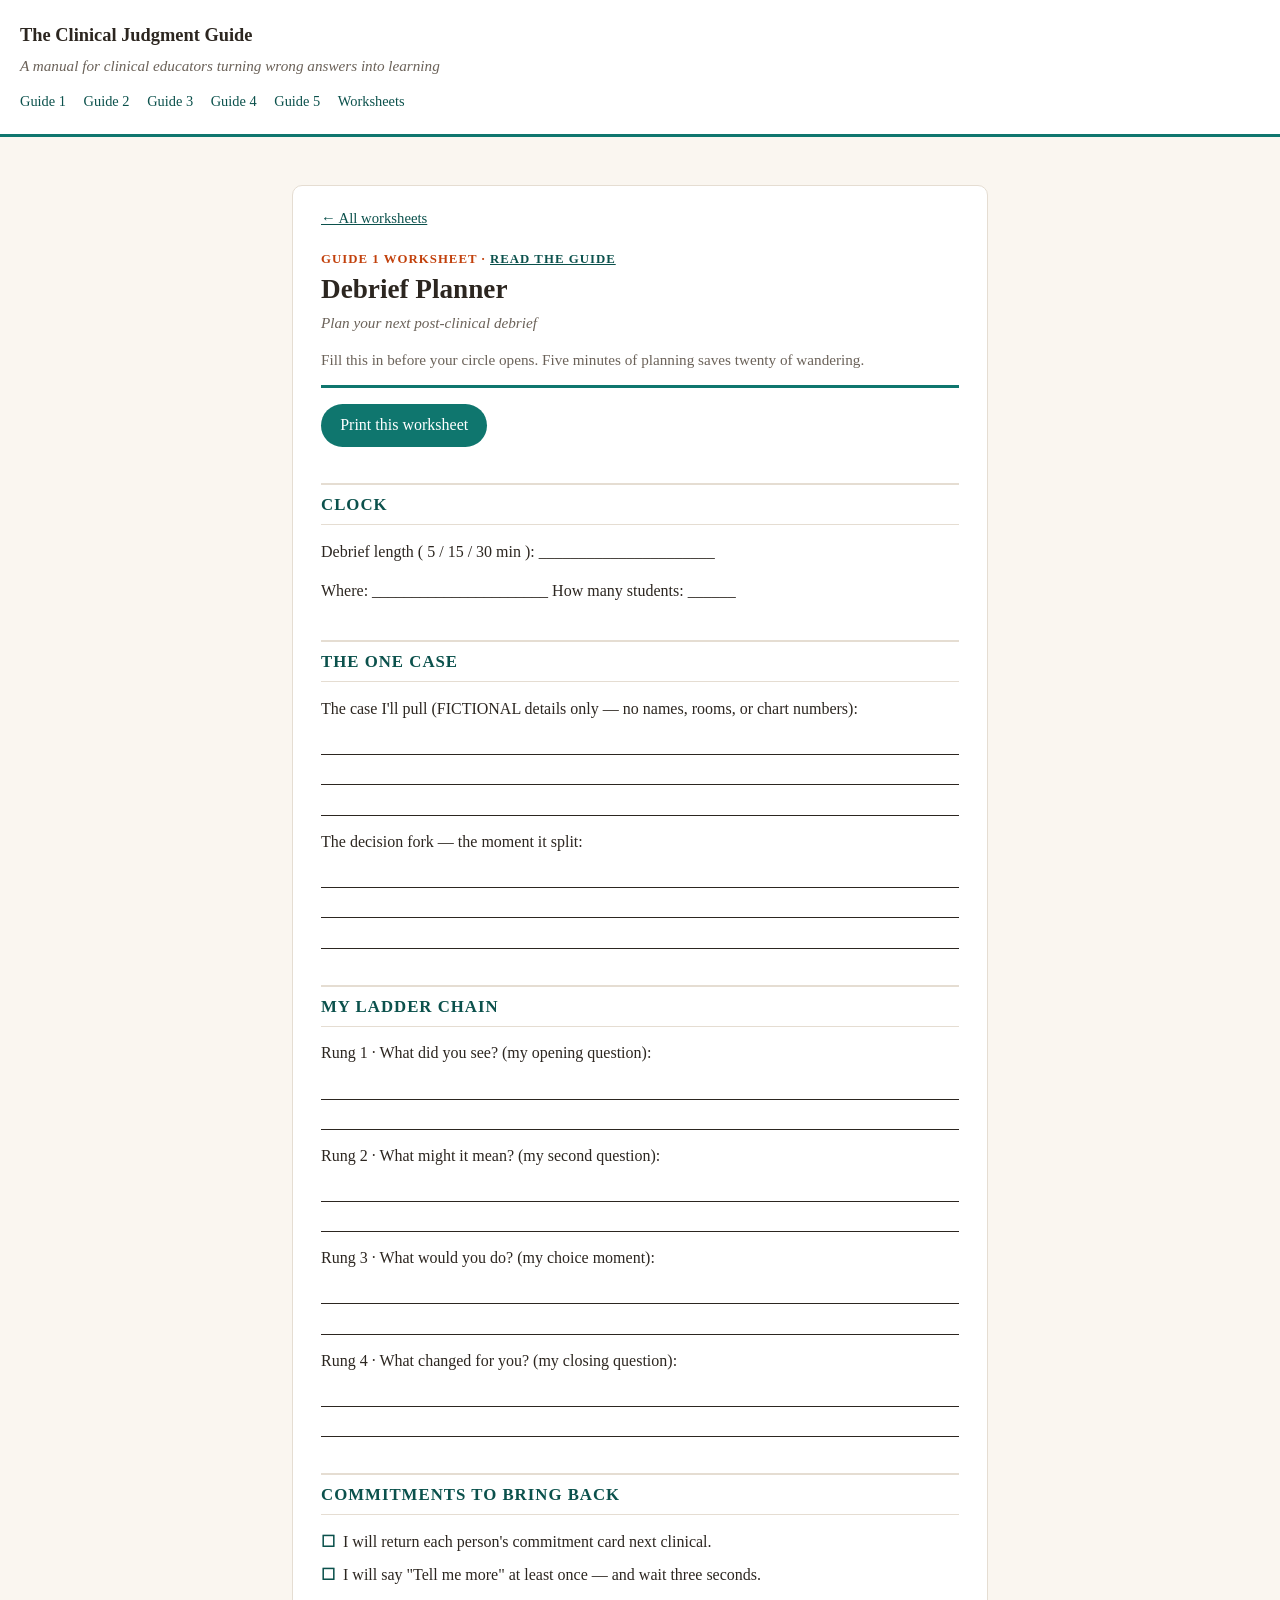
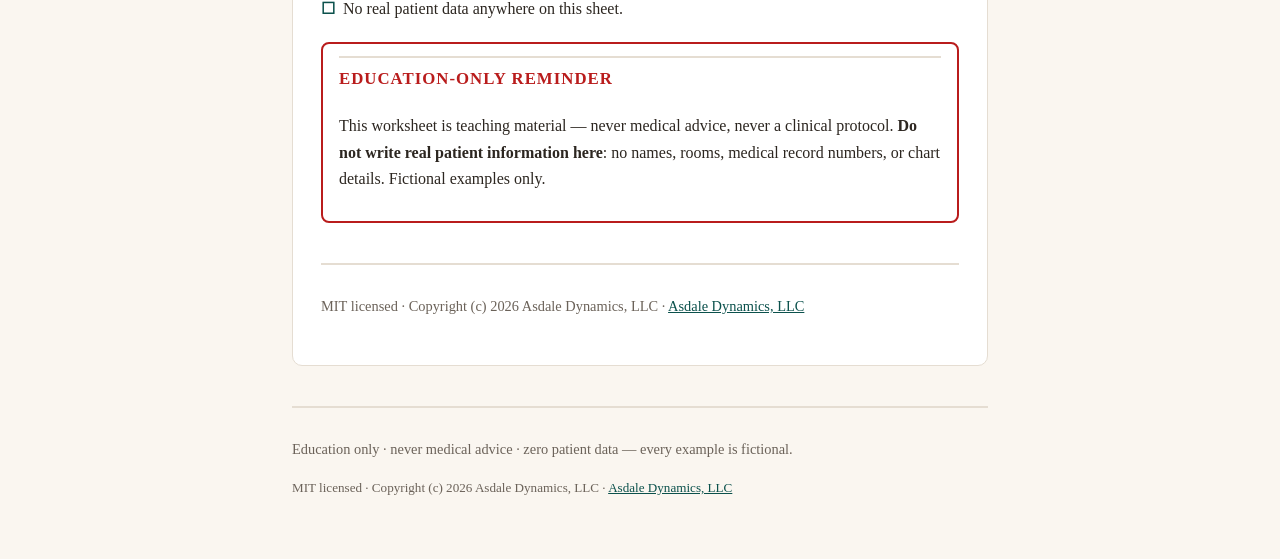
<file: site/worksheets/worksheet-debrief.html>
<!DOCTYPE html>
<html lang="en">
<head>
<meta charset="utf-8">
<meta name="viewport" content="width=device-width, initial-scale=1">
<title>Debrief Planner · The Clinical Judgment Guide</title>
<meta name="description" content="Plan your next post-clinical debrief">
<link rel="stylesheet" href="../styles.css">
</head>
<body>
<header class="sitehead no-print">
  <p class="brand"><a href="../index.html">The Clinical Judgment Guide</a></p>
  <p class="sub">A manual for clinical educators turning wrong answers into learning</p>
  <nav class="guidenav"><a href="../docs/01-debrief-scripts.html">Guide 1</a><a href="../docs/02-judgment-ladder.html">Guide 2</a><a href="../docs/03-family-to-nurse-handoff-teaching.html">Guide 3</a><a href="../docs/04-handoff-rubric-builder.html">Guide 4</a><a href="../docs/05-peer-led-micro-lessons.html">Guide 5</a>
  <a href="../worksheets/index.html">Worksheets</a></nav>
</header>
<main class="wrap">
<article>
<div class="wshead-wrap"><p class="backlink"><a href="index.html">← All worksheets</a></p>
<header class="wshead">
  <p class="kicker">Guide 1 worksheet · <a href="../docs/01-debrief-scripts.html">read the guide</a></p>
  <h1>Debrief Planner</h1>
  <p class="sub">Plan your next post-clinical debrief</p>
  <p class="blurb">Fill this in before your circle opens. Five minutes of planning saves twenty of wandering.</p>
</header>
<div class="no-print printbar"><button type="button" onclick="window.print()">Print this worksheet</button></div>
<section class="wblock"><h2>Clock</h2><p class="prompt">Debrief length ( 5 / 15 / 30 min ): ______________________</p><p class="prompt">Where: ______________________   How many students: ______</p></section><section class="wblock"><h2>The one case</h2><p class="prompt">The case I&#x27;ll pull (FICTIONAL details only — no names, rooms, or chart numbers):</p><div class="writeline"></div><div class="writeline"></div><div class="writeline"></div><p class="prompt">The decision fork — the moment it split:</p><div class="writeline"></div><div class="writeline"></div><div class="writeline"></div></section><section class="wblock"><h2>My ladder chain</h2><p class="prompt">Rung 1 · What did you see? (my opening question):</p><div class="writeline"></div><div class="writeline"></div><p class="prompt">Rung 2 · What might it mean? (my second question):</p><div class="writeline"></div><div class="writeline"></div><p class="prompt">Rung 3 · What would you do? (my choice moment):</p><div class="writeline"></div><div class="writeline"></div><p class="prompt">Rung 4 · What changed for you? (my closing question):</p><div class="writeline"></div><div class="writeline"></div></section><section class="wblock"><h2>Commitments to bring back</h2><p class="cbitem"><span class="cb">☐</span> I will return each person&#x27;s commitment card next clinical.</p><p class="cbitem"><span class="cb">☐</span> I will say &quot;Tell me more&quot; at least once — and wait three seconds.</p><p class="cbitem"><span class="cb">☐</span> No real patient data anywhere on this sheet.</p></section>
<section class="wblock ethics">
  <h2>Education-only reminder</h2>
  <p>This worksheet is teaching material — never medical advice, never a clinical
  protocol. <strong>Do not write real patient information here</strong>: no names,
  rooms, medical record numbers, or chart details. Fictional examples only.</p>
</section>
<footer class="foot"><p>MIT licensed · Copyright (c) 2026 Asdale Dynamics, LLC ·
<a href="https://dylanasdale.github.io">Asdale Dynamics, LLC</a></p></footer></div>
</article>
<footer class="foot">
  <p>Education only · never medical advice · zero patient data — every example is fictional.</p>
  <p class="tiny">MIT licensed · Copyright (c) 2026 Asdale Dynamics, LLC ·
  <a href="https://dylanasdale.github.io">Asdale Dynamics, LLC</a></p>
</footer>
</main>
</body>
</html>
</file>
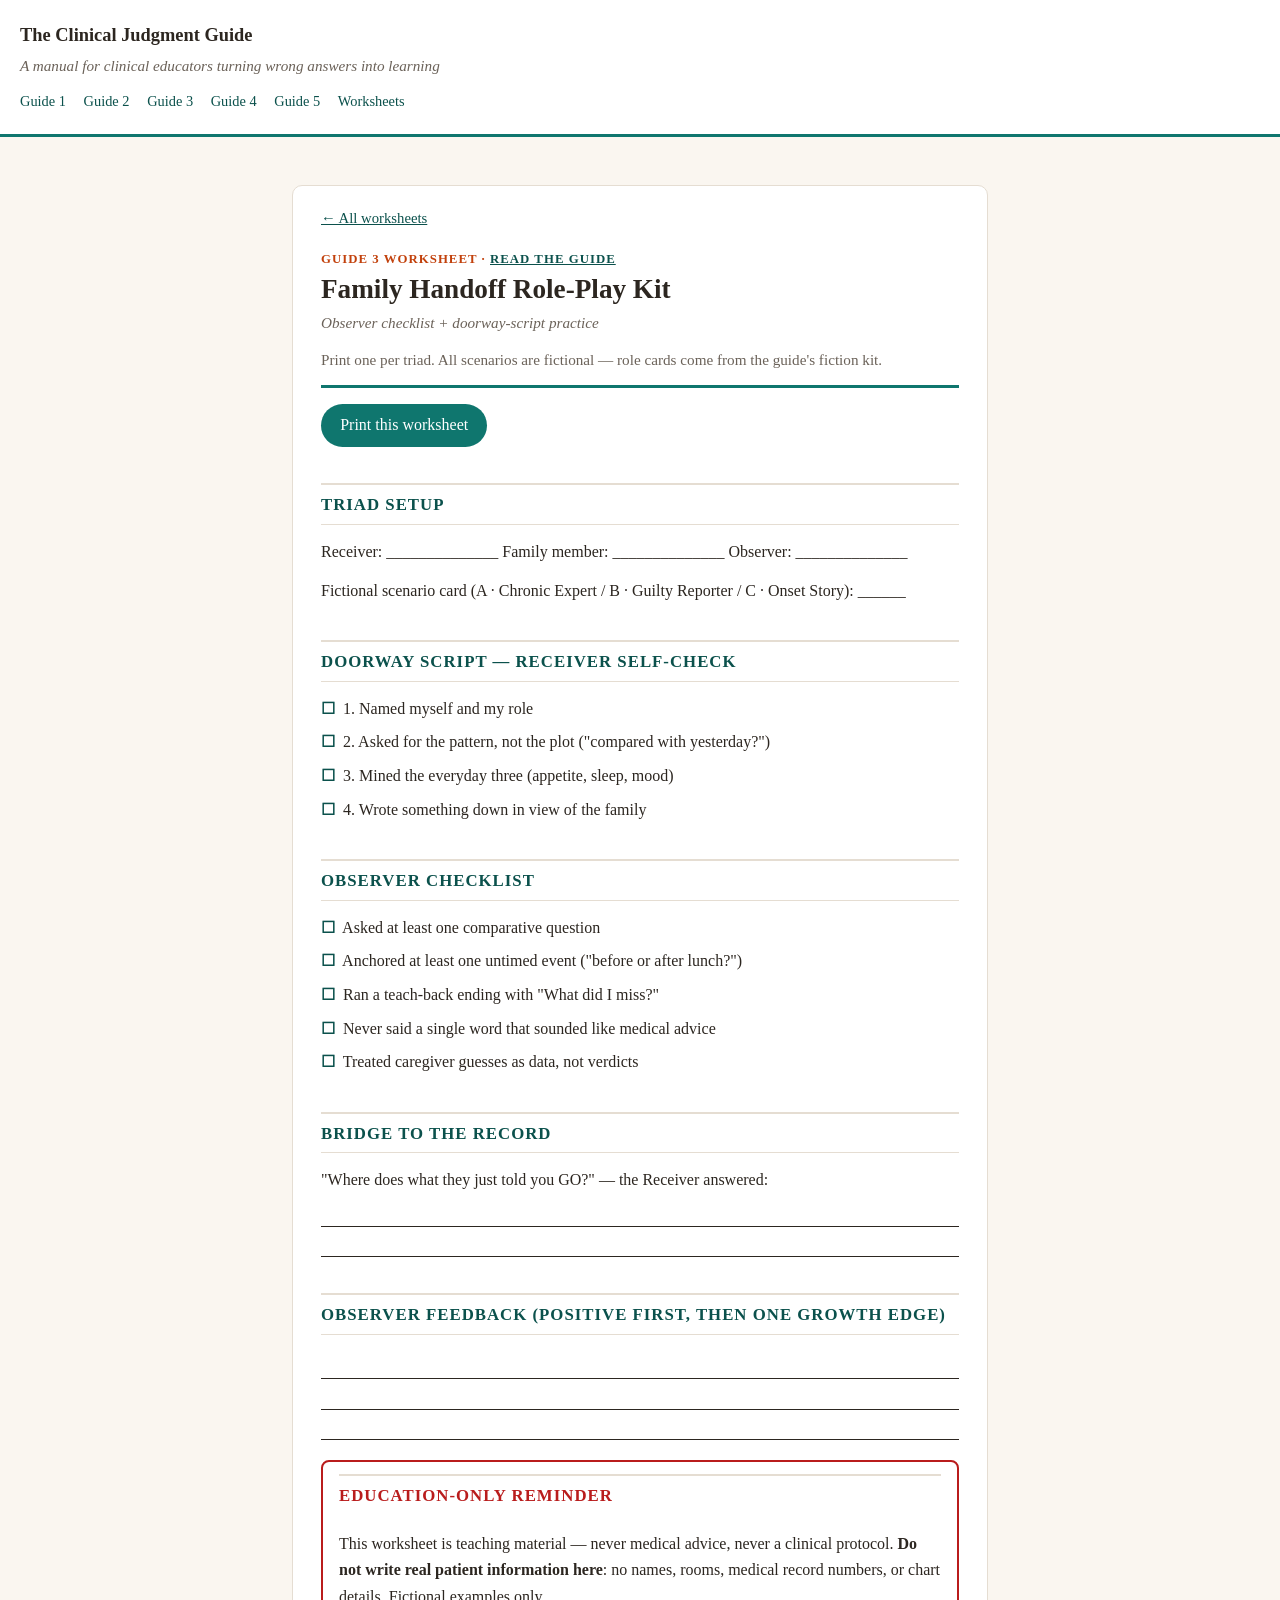
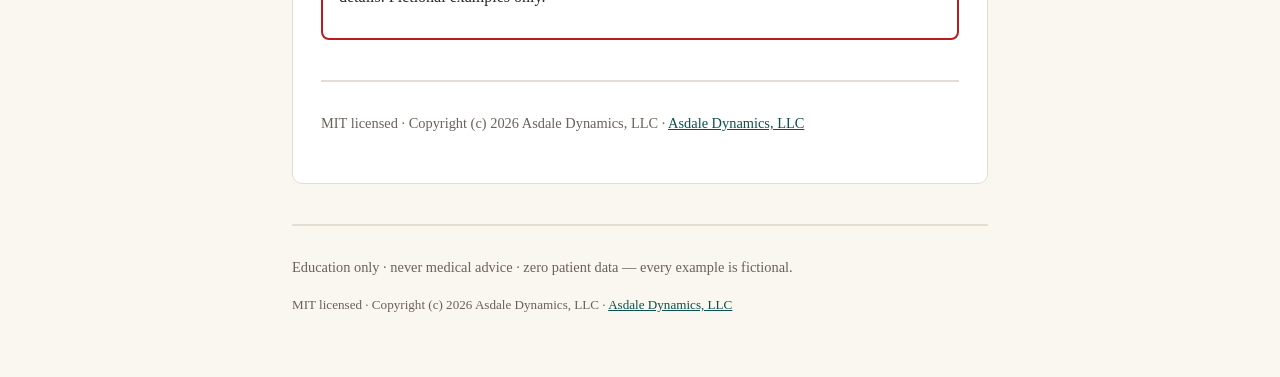
<file: site/worksheets/worksheet-family-handoff.html>
<!DOCTYPE html>
<html lang="en">
<head>
<meta charset="utf-8">
<meta name="viewport" content="width=device-width, initial-scale=1">
<title>Family Handoff Role-Play Kit · The Clinical Judgment Guide</title>
<meta name="description" content="Observer checklist + doorway-script practice">
<link rel="stylesheet" href="../styles.css">
</head>
<body>
<header class="sitehead no-print">
  <p class="brand"><a href="../index.html">The Clinical Judgment Guide</a></p>
  <p class="sub">A manual for clinical educators turning wrong answers into learning</p>
  <nav class="guidenav"><a href="../docs/01-debrief-scripts.html">Guide 1</a><a href="../docs/02-judgment-ladder.html">Guide 2</a><a href="../docs/03-family-to-nurse-handoff-teaching.html">Guide 3</a><a href="../docs/04-handoff-rubric-builder.html">Guide 4</a><a href="../docs/05-peer-led-micro-lessons.html">Guide 5</a>
  <a href="../worksheets/index.html">Worksheets</a></nav>
</header>
<main class="wrap">
<article>
<div class="wshead-wrap"><p class="backlink"><a href="index.html">← All worksheets</a></p>
<header class="wshead">
  <p class="kicker">Guide 3 worksheet · <a href="../docs/03-family-to-nurse-handoff-teaching.html">read the guide</a></p>
  <h1>Family Handoff Role-Play Kit</h1>
  <p class="sub">Observer checklist + doorway-script practice</p>
  <p class="blurb">Print one per triad. All scenarios are fictional — role cards come from the guide&#x27;s fiction kit.</p>
</header>
<div class="no-print printbar"><button type="button" onclick="window.print()">Print this worksheet</button></div>
<section class="wblock"><h2>Triad setup</h2><p class="prompt">Receiver: ______________   Family member: ______________   Observer: ______________</p><p class="prompt">Fictional scenario card (A · Chronic Expert / B · Guilty Reporter / C · Onset Story): ______</p></section><section class="wblock"><h2>Doorway script — Receiver self-check</h2><p class="cbitem"><span class="cb">☐</span> 1. Named myself and my role</p><p class="cbitem"><span class="cb">☐</span> 2. Asked for the pattern, not the plot (&quot;compared with yesterday?&quot;)</p><p class="cbitem"><span class="cb">☐</span> 3. Mined the everyday three (appetite, sleep, mood)</p><p class="cbitem"><span class="cb">☐</span> 4. Wrote something down in view of the family</p></section><section class="wblock"><h2>Observer checklist</h2><p class="cbitem"><span class="cb">☐</span> Asked at least one comparative question</p><p class="cbitem"><span class="cb">☐</span> Anchored at least one untimed event (&quot;before or after lunch?&quot;)</p><p class="cbitem"><span class="cb">☐</span> Ran a teach-back ending with &quot;What did I miss?&quot;</p><p class="cbitem"><span class="cb">☐</span> Never said a single word that sounded like medical advice</p><p class="cbitem"><span class="cb">☐</span> Treated caregiver guesses as data, not verdicts</p></section><section class="wblock"><h2>Bridge to the record</h2><p class="prompt">&quot;Where does what they just told you GO?&quot; — the Receiver answered:</p><div class="writeline"></div><div class="writeline"></div></section><section class="wblock"><h2>Observer feedback (positive first, then one growth edge)</h2><div class="writeline"></div><div class="writeline"></div><div class="writeline"></div></section>
<section class="wblock ethics">
  <h2>Education-only reminder</h2>
  <p>This worksheet is teaching material — never medical advice, never a clinical
  protocol. <strong>Do not write real patient information here</strong>: no names,
  rooms, medical record numbers, or chart details. Fictional examples only.</p>
</section>
<footer class="foot"><p>MIT licensed · Copyright (c) 2026 Asdale Dynamics, LLC ·
<a href="https://dylanasdale.github.io">Asdale Dynamics, LLC</a></p></footer></div>
</article>
<footer class="foot">
  <p>Education only · never medical advice · zero patient data — every example is fictional.</p>
  <p class="tiny">MIT licensed · Copyright (c) 2026 Asdale Dynamics, LLC ·
  <a href="https://dylanasdale.github.io">Asdale Dynamics, LLC</a></p>
</footer>
</main>
</body>
</html>
</file>
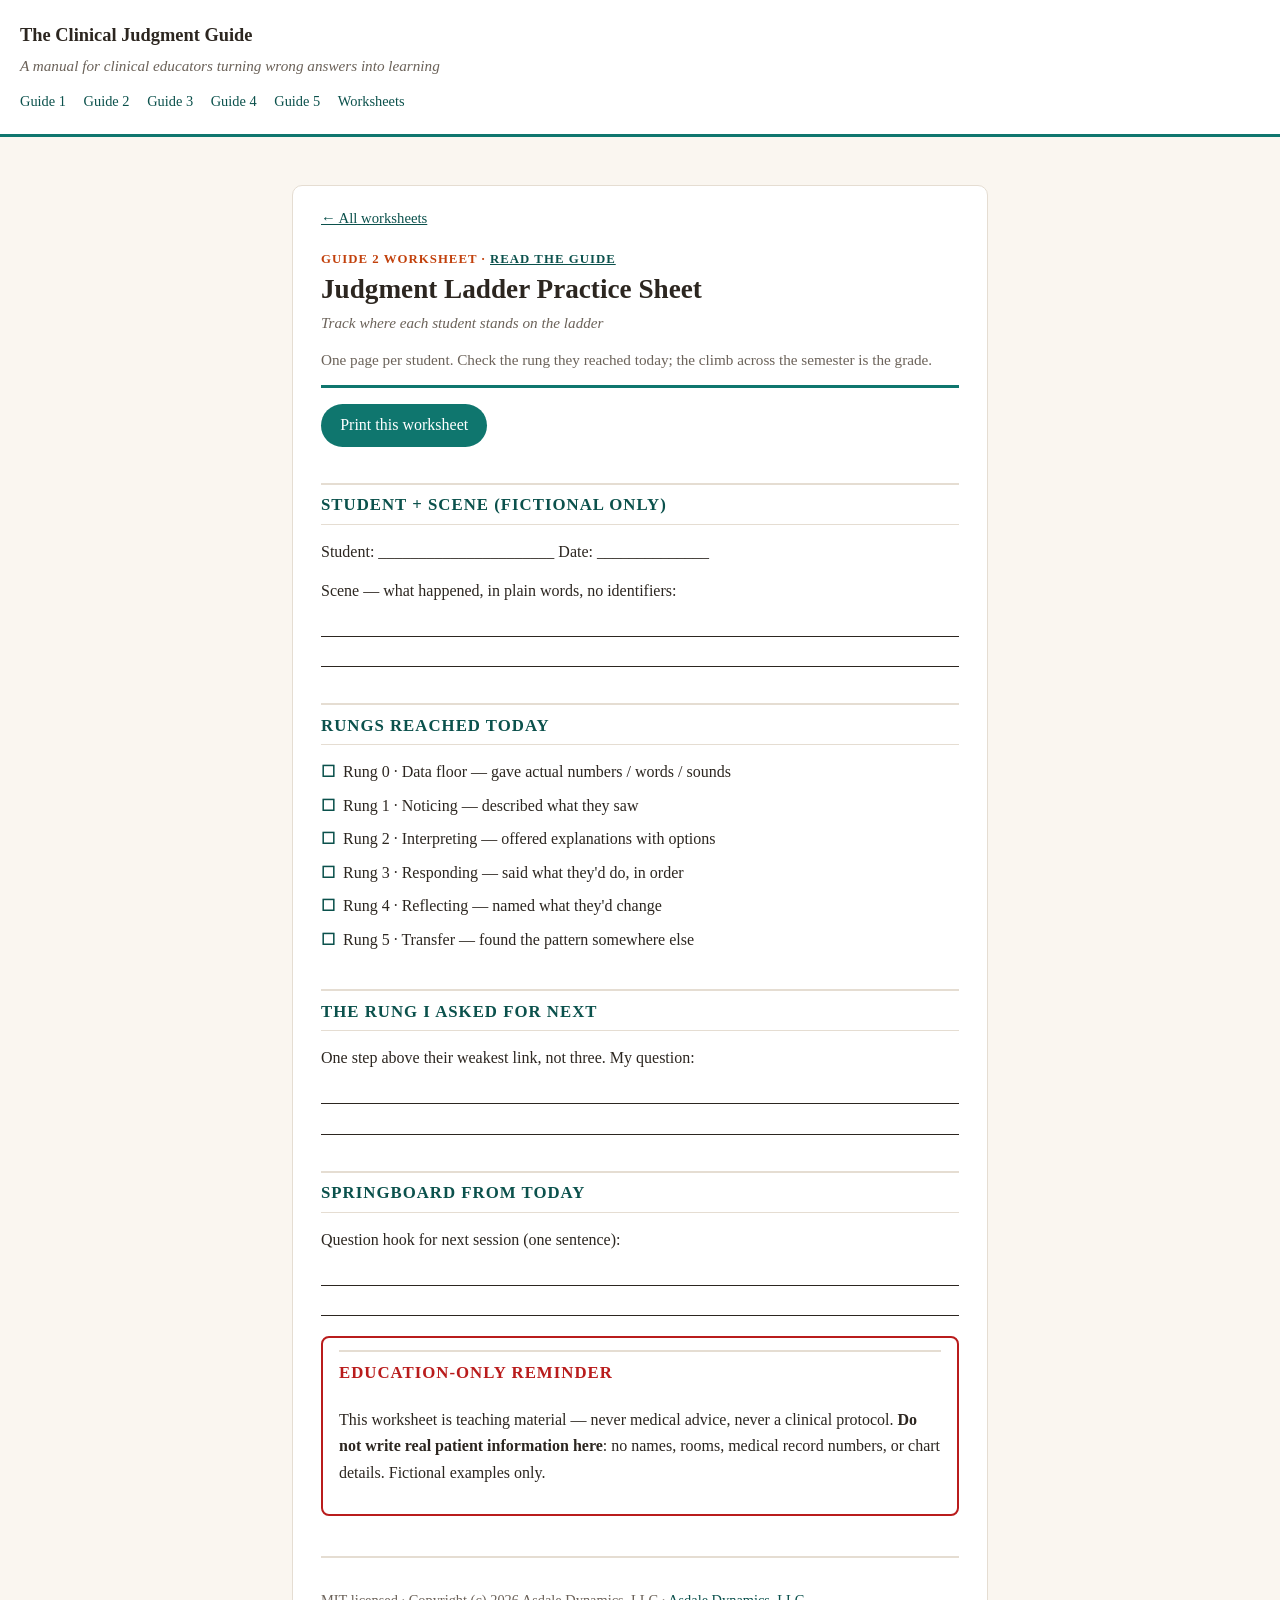
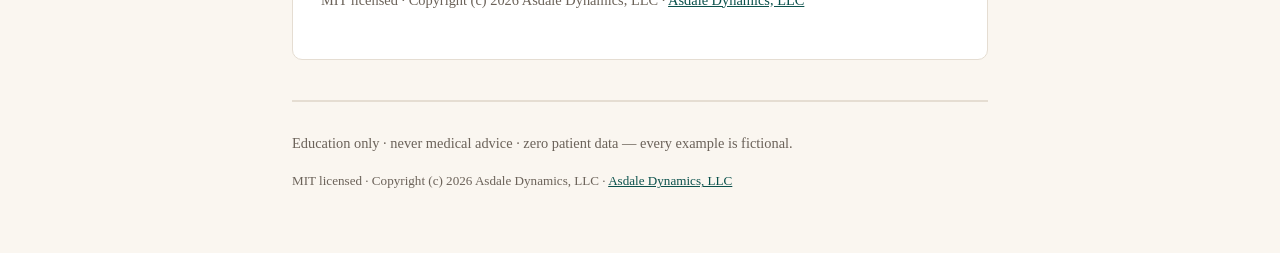
<file: site/worksheets/worksheet-judgment-ladder.html>
<!DOCTYPE html>
<html lang="en">
<head>
<meta charset="utf-8">
<meta name="viewport" content="width=device-width, initial-scale=1">
<title>Judgment Ladder Practice Sheet · The Clinical Judgment Guide</title>
<meta name="description" content="Track where each student stands on the ladder">
<link rel="stylesheet" href="../styles.css">
</head>
<body>
<header class="sitehead no-print">
  <p class="brand"><a href="../index.html">The Clinical Judgment Guide</a></p>
  <p class="sub">A manual for clinical educators turning wrong answers into learning</p>
  <nav class="guidenav"><a href="../docs/01-debrief-scripts.html">Guide 1</a><a href="../docs/02-judgment-ladder.html">Guide 2</a><a href="../docs/03-family-to-nurse-handoff-teaching.html">Guide 3</a><a href="../docs/04-handoff-rubric-builder.html">Guide 4</a><a href="../docs/05-peer-led-micro-lessons.html">Guide 5</a>
  <a href="../worksheets/index.html">Worksheets</a></nav>
</header>
<main class="wrap">
<article>
<div class="wshead-wrap"><p class="backlink"><a href="index.html">← All worksheets</a></p>
<header class="wshead">
  <p class="kicker">Guide 2 worksheet · <a href="../docs/02-judgment-ladder.html">read the guide</a></p>
  <h1>Judgment Ladder Practice Sheet</h1>
  <p class="sub">Track where each student stands on the ladder</p>
  <p class="blurb">One page per student. Check the rung they reached today; the climb across the semester is the grade.</p>
</header>
<div class="no-print printbar"><button type="button" onclick="window.print()">Print this worksheet</button></div>
<section class="wblock"><h2>Student + scene (fictional only)</h2><p class="prompt">Student: ______________________   Date: ______________</p><p class="prompt">Scene — what happened, in plain words, no identifiers:</p><div class="writeline"></div><div class="writeline"></div></section><section class="wblock"><h2>Rungs reached today</h2><p class="cbitem"><span class="cb">☐</span> Rung 0 · Data floor — gave actual numbers / words / sounds</p><p class="cbitem"><span class="cb">☐</span> Rung 1 · Noticing — described what they saw</p><p class="cbitem"><span class="cb">☐</span> Rung 2 · Interpreting — offered explanations with options</p><p class="cbitem"><span class="cb">☐</span> Rung 3 · Responding — said what they&#x27;d do, in order</p><p class="cbitem"><span class="cb">☐</span> Rung 4 · Reflecting — named what they&#x27;d change</p><p class="cbitem"><span class="cb">☐</span> Rung 5 · Transfer — found the pattern somewhere else</p></section><section class="wblock"><h2>The rung I asked for next</h2><p class="prompt">One step above their weakest link, not three. My question:</p><div class="writeline"></div><div class="writeline"></div></section><section class="wblock"><h2>Springboard from today</h2><p class="prompt">Question hook for next session (one sentence):</p><div class="writeline"></div><div class="writeline"></div></section>
<section class="wblock ethics">
  <h2>Education-only reminder</h2>
  <p>This worksheet is teaching material — never medical advice, never a clinical
  protocol. <strong>Do not write real patient information here</strong>: no names,
  rooms, medical record numbers, or chart details. Fictional examples only.</p>
</section>
<footer class="foot"><p>MIT licensed · Copyright (c) 2026 Asdale Dynamics, LLC ·
<a href="https://dylanasdale.github.io">Asdale Dynamics, LLC</a></p></footer></div>
</article>
<footer class="foot">
  <p>Education only · never medical advice · zero patient data — every example is fictional.</p>
  <p class="tiny">MIT licensed · Copyright (c) 2026 Asdale Dynamics, LLC ·
  <a href="https://dylanasdale.github.io">Asdale Dynamics, LLC</a></p>
</footer>
</main>
</body>
</html>
</file>
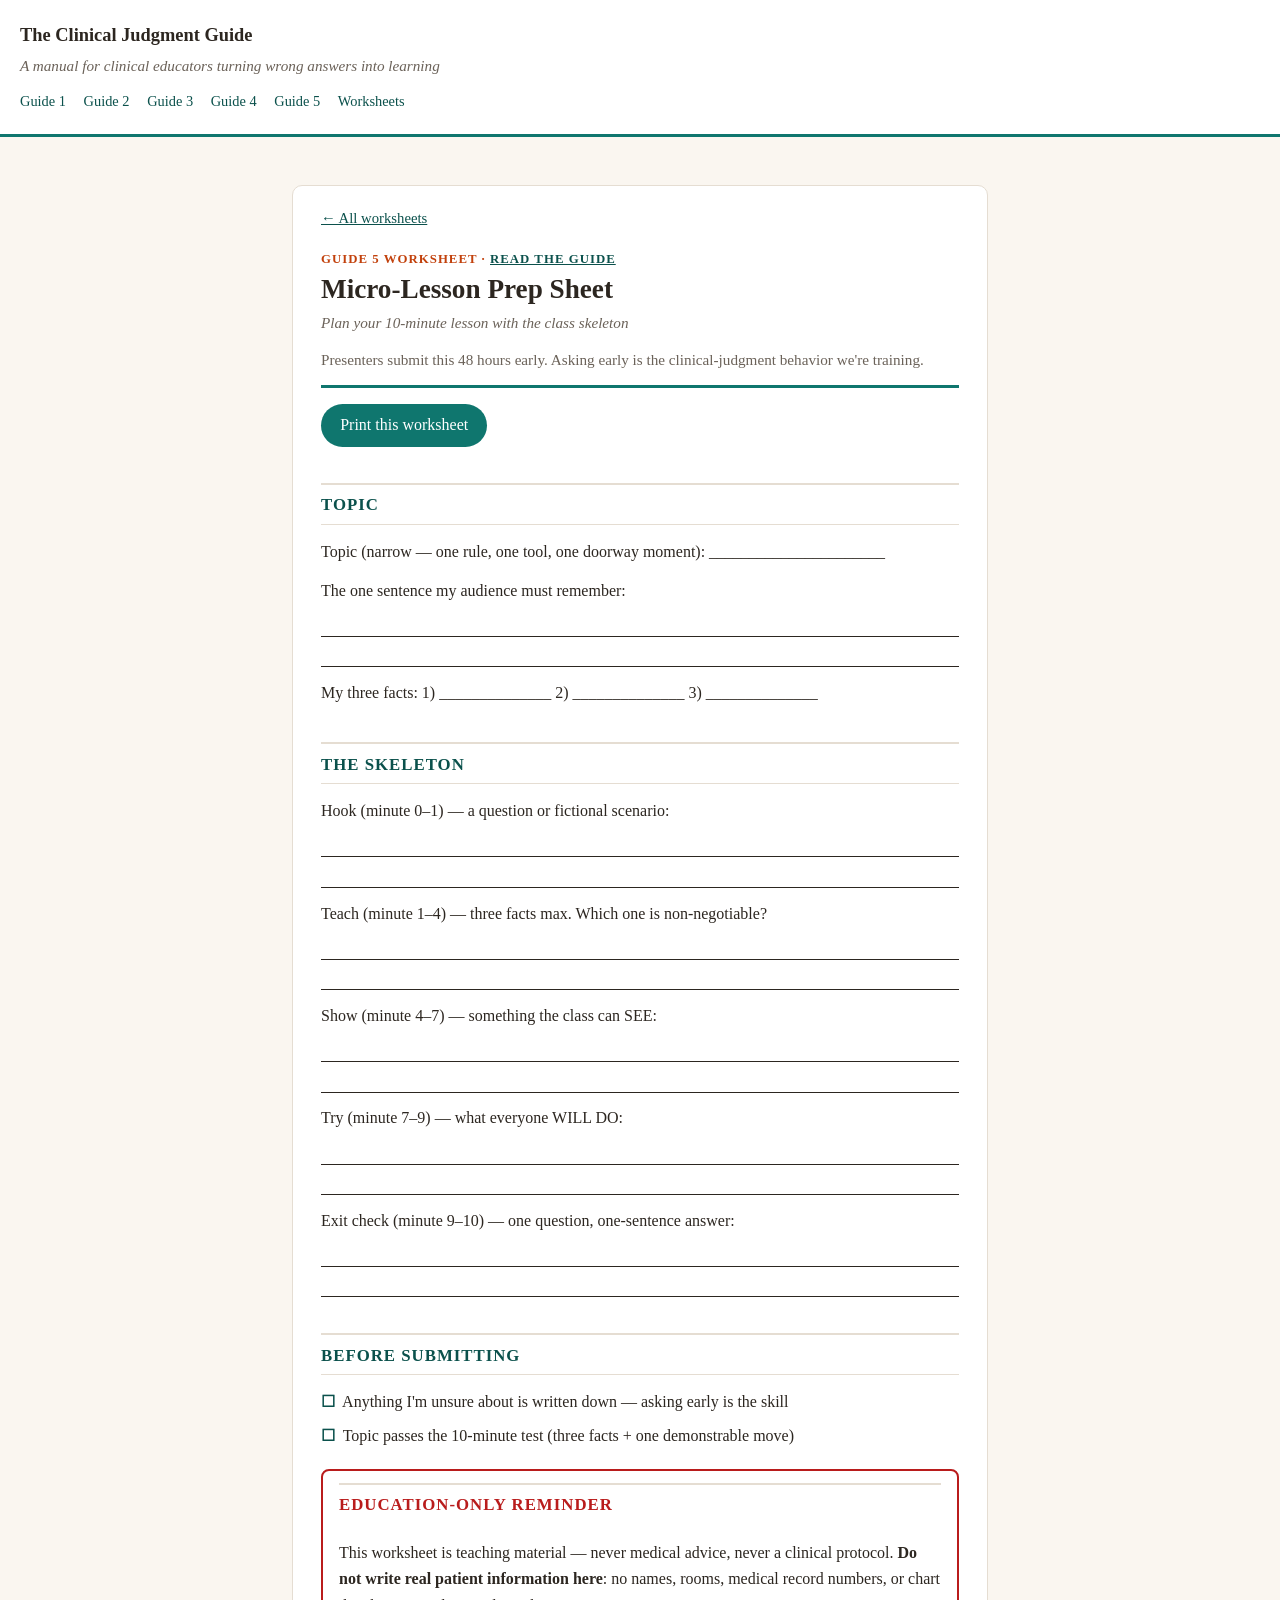
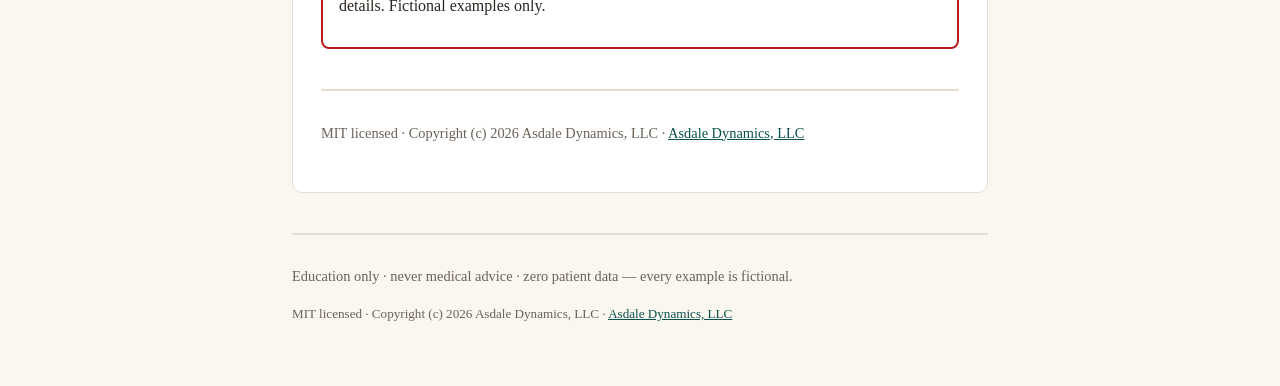
<file: site/worksheets/worksheet-micro-lesson.html>
<!DOCTYPE html>
<html lang="en">
<head>
<meta charset="utf-8">
<meta name="viewport" content="width=device-width, initial-scale=1">
<title>Micro-Lesson Prep Sheet · The Clinical Judgment Guide</title>
<meta name="description" content="Plan your 10-minute lesson with the class skeleton">
<link rel="stylesheet" href="../styles.css">
</head>
<body>
<header class="sitehead no-print">
  <p class="brand"><a href="../index.html">The Clinical Judgment Guide</a></p>
  <p class="sub">A manual for clinical educators turning wrong answers into learning</p>
  <nav class="guidenav"><a href="../docs/01-debrief-scripts.html">Guide 1</a><a href="../docs/02-judgment-ladder.html">Guide 2</a><a href="../docs/03-family-to-nurse-handoff-teaching.html">Guide 3</a><a href="../docs/04-handoff-rubric-builder.html">Guide 4</a><a href="../docs/05-peer-led-micro-lessons.html">Guide 5</a>
  <a href="../worksheets/index.html">Worksheets</a></nav>
</header>
<main class="wrap">
<article>
<div class="wshead-wrap"><p class="backlink"><a href="index.html">← All worksheets</a></p>
<header class="wshead">
  <p class="kicker">Guide 5 worksheet · <a href="../docs/05-peer-led-micro-lessons.html">read the guide</a></p>
  <h1>Micro-Lesson Prep Sheet</h1>
  <p class="sub">Plan your 10-minute lesson with the class skeleton</p>
  <p class="blurb">Presenters submit this 48 hours early. Asking early is the clinical-judgment behavior we&#x27;re training.</p>
</header>
<div class="no-print printbar"><button type="button" onclick="window.print()">Print this worksheet</button></div>
<section class="wblock"><h2>Topic</h2><p class="prompt">Topic (narrow — one rule, one tool, one doorway moment): ______________________</p><p class="prompt">The one sentence my audience must remember:</p><div class="writeline"></div><div class="writeline"></div><p class="prompt">My three facts:  1) ______________   2) ______________   3) ______________</p></section><section class="wblock"><h2>The skeleton</h2><p class="prompt">Hook (minute 0–1) — a question or fictional scenario:</p><div class="writeline"></div><div class="writeline"></div><p class="prompt">Teach (minute 1–4) — three facts max. Which one is non-negotiable?</p><div class="writeline"></div><div class="writeline"></div><p class="prompt">Show (minute 4–7) — something the class can SEE:</p><div class="writeline"></div><div class="writeline"></div><p class="prompt">Try (minute 7–9) — what everyone WILL DO:</p><div class="writeline"></div><div class="writeline"></div><p class="prompt">Exit check (minute 9–10) — one question, one-sentence answer:</p><div class="writeline"></div><div class="writeline"></div></section><section class="wblock"><h2>Before submitting</h2><p class="cbitem"><span class="cb">☐</span> Anything I&#x27;m unsure about is written down — asking early is the skill</p><p class="cbitem"><span class="cb">☐</span> Topic passes the 10-minute test (three facts + one demonstrable move)</p></section>
<section class="wblock ethics">
  <h2>Education-only reminder</h2>
  <p>This worksheet is teaching material — never medical advice, never a clinical
  protocol. <strong>Do not write real patient information here</strong>: no names,
  rooms, medical record numbers, or chart details. Fictional examples only.</p>
</section>
<footer class="foot"><p>MIT licensed · Copyright (c) 2026 Asdale Dynamics, LLC ·
<a href="https://dylanasdale.github.io">Asdale Dynamics, LLC</a></p></footer></div>
</article>
<footer class="foot">
  <p>Education only · never medical advice · zero patient data — every example is fictional.</p>
  <p class="tiny">MIT licensed · Copyright (c) 2026 Asdale Dynamics, LLC ·
  <a href="https://dylanasdale.github.io">Asdale Dynamics, LLC</a></p>
</footer>
</main>
</body>
</html>
</file>
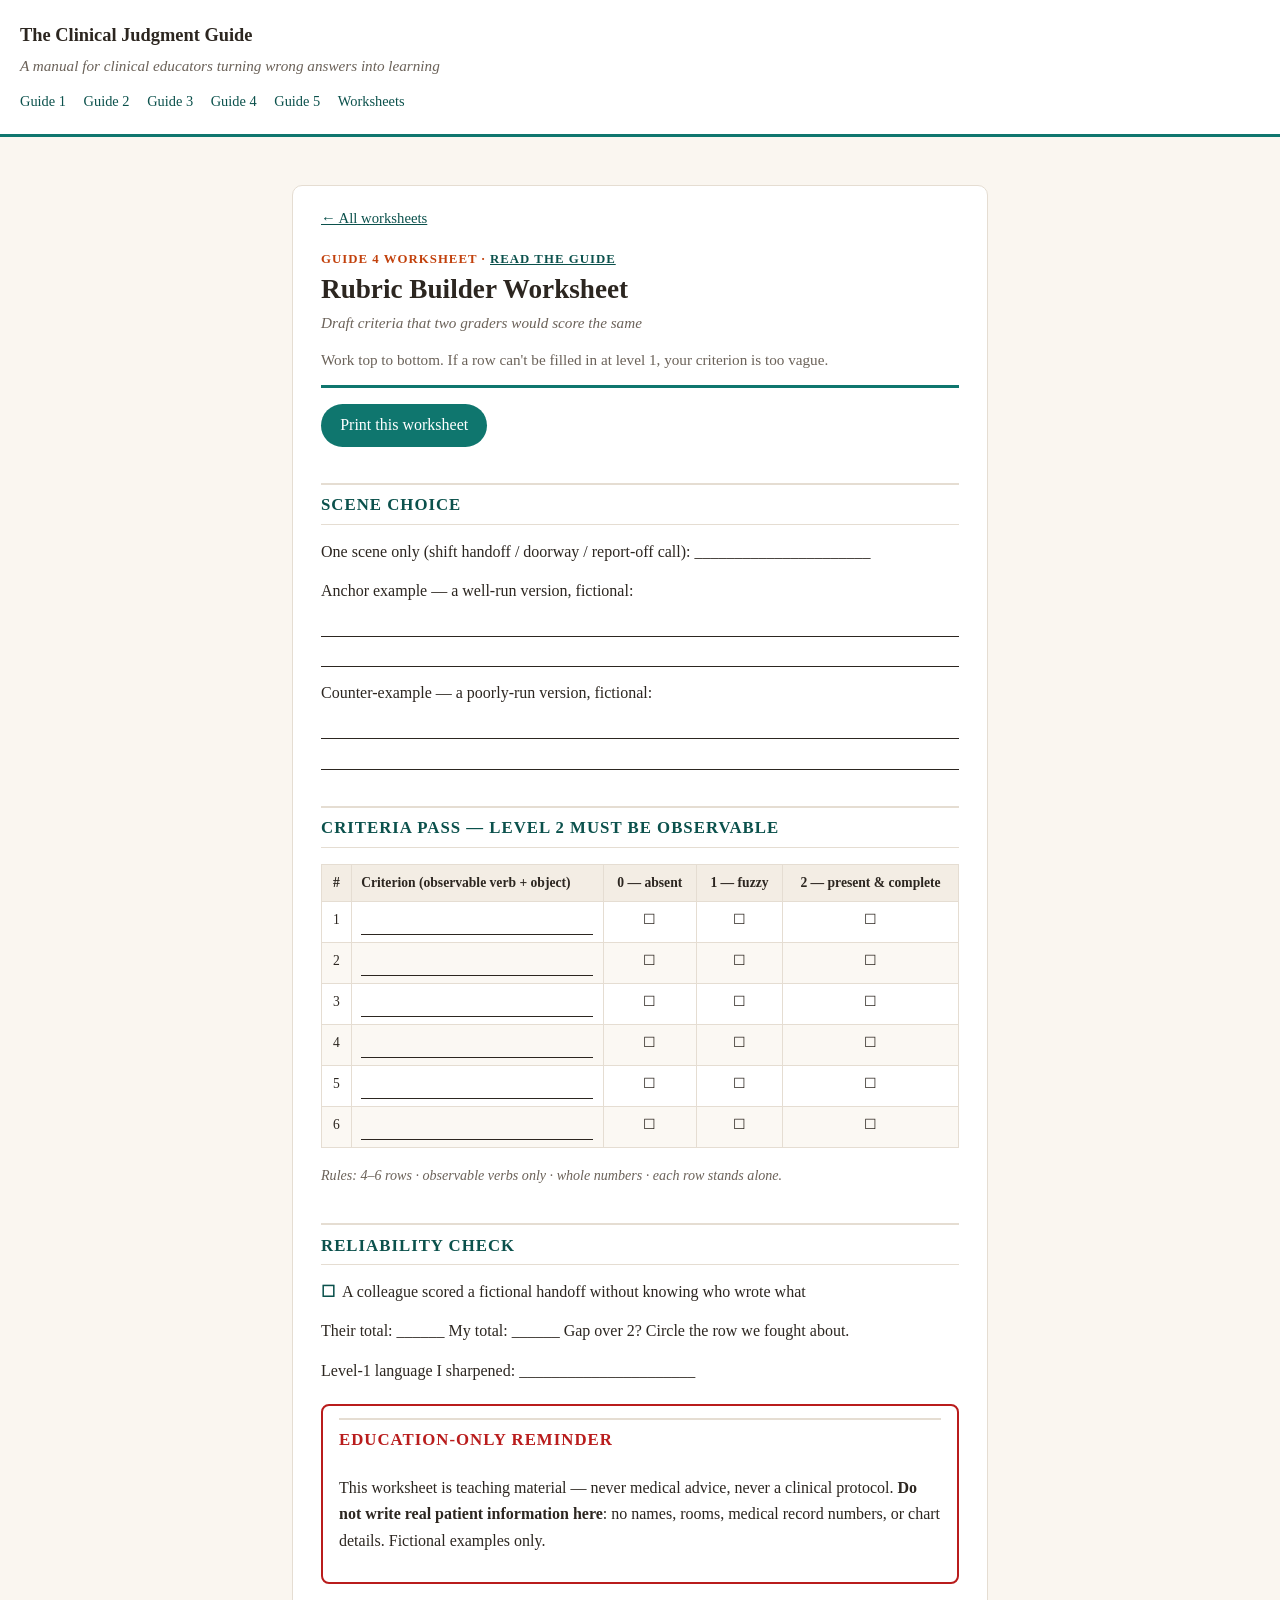
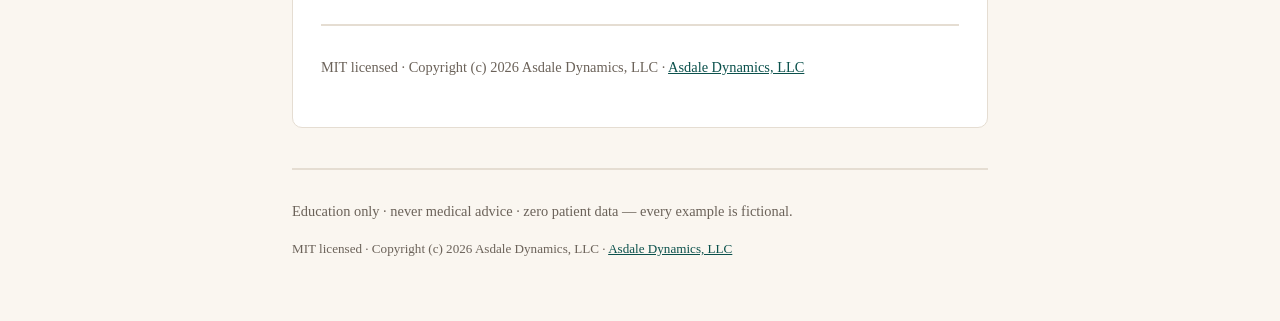
<file: site/worksheets/worksheet-rubric-builder.html>
<!DOCTYPE html>
<html lang="en">
<head>
<meta charset="utf-8">
<meta name="viewport" content="width=device-width, initial-scale=1">
<title>Rubric Builder Worksheet · The Clinical Judgment Guide</title>
<meta name="description" content="Draft criteria that two graders would score the same">
<link rel="stylesheet" href="../styles.css">
</head>
<body>
<header class="sitehead no-print">
  <p class="brand"><a href="../index.html">The Clinical Judgment Guide</a></p>
  <p class="sub">A manual for clinical educators turning wrong answers into learning</p>
  <nav class="guidenav"><a href="../docs/01-debrief-scripts.html">Guide 1</a><a href="../docs/02-judgment-ladder.html">Guide 2</a><a href="../docs/03-family-to-nurse-handoff-teaching.html">Guide 3</a><a href="../docs/04-handoff-rubric-builder.html">Guide 4</a><a href="../docs/05-peer-led-micro-lessons.html">Guide 5</a>
  <a href="../worksheets/index.html">Worksheets</a></nav>
</header>
<main class="wrap">
<article>
<div class="wshead-wrap"><p class="backlink"><a href="index.html">← All worksheets</a></p>
<header class="wshead">
  <p class="kicker">Guide 4 worksheet · <a href="../docs/04-handoff-rubric-builder.html">read the guide</a></p>
  <h1>Rubric Builder Worksheet</h1>
  <p class="sub">Draft criteria that two graders would score the same</p>
  <p class="blurb">Work top to bottom. If a row can&#x27;t be filled in at level 1, your criterion is too vague.</p>
</header>
<div class="no-print printbar"><button type="button" onclick="window.print()">Print this worksheet</button></div>
<section class="wblock"><h2>Scene choice</h2><p class="prompt">One scene only (shift handoff / doorway / report-off call): ______________________</p><p class="prompt">Anchor example — a well-run version, fictional:</p><div class="writeline"></div><div class="writeline"></div><p class="prompt">Counter-example — a poorly-run version, fictional:</p><div class="writeline"></div><div class="writeline"></div></section><section class="wblock"><h2>Criteria pass — level 2 must be observable</h2><table class="rtable">
<thead><tr><th>#</th><th>Criterion (observable verb + object)</th><th>0 — absent</th><th>1 — fuzzy</th><th>2 — present &amp; complete</th></tr></thead>
<tbody>
<tr><td>1</td><td><div class="writeline"></div></td><td>☐</td><td>☐</td><td>☐</td></tr>
<tr><td>2</td><td><div class="writeline"></div></td><td>☐</td><td>☐</td><td>☐</td></tr>
<tr><td>3</td><td><div class="writeline"></div></td><td>☐</td><td>☐</td><td>☐</td></tr>
<tr><td>4</td><td><div class="writeline"></div></td><td>☐</td><td>☐</td><td>☐</td></tr>
<tr><td>5</td><td><div class="writeline"></div></td><td>☐</td><td>☐</td><td>☐</td></tr>
<tr><td>6</td><td><div class="writeline"></div></td><td>☐</td><td>☐</td><td>☐</td></tr>
</tbody></table><p class="note">Rules: 4–6 rows · observable verbs only · whole numbers · each row stands alone.</p></section><section class="wblock"><h2>Reliability check</h2><p class="cbitem"><span class="cb">☐</span> A colleague scored a fictional handoff without knowing who wrote what</p><p class="prompt">Their total: ______   My total: ______   Gap over 2? Circle the row we fought about.</p><p class="prompt">Level-1 language I sharpened: ______________________</p></section>
<section class="wblock ethics">
  <h2>Education-only reminder</h2>
  <p>This worksheet is teaching material — never medical advice, never a clinical
  protocol. <strong>Do not write real patient information here</strong>: no names,
  rooms, medical record numbers, or chart details. Fictional examples only.</p>
</section>
<footer class="foot"><p>MIT licensed · Copyright (c) 2026 Asdale Dynamics, LLC ·
<a href="https://dylanasdale.github.io">Asdale Dynamics, LLC</a></p></footer></div>
</article>
<footer class="foot">
  <p>Education only · never medical advice · zero patient data — every example is fictional.</p>
  <p class="tiny">MIT licensed · Copyright (c) 2026 Asdale Dynamics, LLC ·
  <a href="https://dylanasdale.github.io">Asdale Dynamics, LLC</a></p>
</footer>
</main>
</body>
</html>
</file>
<file: site/styles.css>
:root {
  --bg: #faf6f0;
  --panel: #ffffff;
  --ink: #2c2620;
  --muted: #6b6259;
  --accent: #0f766e;
  --accent-ink: #0b514c;
  --warm: #c2410c;
  --line: #e5ddd2;
  --bad: #b91c1c;
}
* { box-sizing: border-box; }
html { font-size: 16px; }
body {
  margin: 0;
  background: var(--bg);
  color: var(--ink);
  font-family: Georgia, "Iowan Old Style", "Times New Roman", serif;
  line-height: 1.65;
}
.wrap { max-width: 46rem; margin: 0 auto; padding: 2rem 1.25rem 3rem; }
a { color: var(--accent-ink); }
a:hover { color: var(--accent); }

/* header */
.sitehead { border-bottom: 3px solid var(--accent); background: var(--panel); padding: 1.25rem; }
.brand { margin: 0; font-size: 1.15rem; font-weight: bold; }
.brand a { color: var(--ink); text-decoration: none; }
.sub { margin: 0.15rem 0 0.75rem; color: var(--muted); font-size: 0.95rem; font-style: italic; }
.guidenav { display: flex; flex-wrap: wrap; gap: 0.35rem 1.1rem; font-size: 0.9rem; }
.guidenav a { text-decoration: none; color: var(--accent-ink); }

/* index */
.hero { padding: 1.5rem 0 0.5rem; }
.hero h1 { font-size: 2.2rem; margin: 0 0 0.4rem; line-height: 1.15; }
.tag { margin: 0; font-size: 1.15rem; color: var(--muted); font-style: italic; }
.tag2 { margin: 0.75rem 0 1rem; }
.pillrow { display: flex; flex-wrap: wrap; gap: 0.5rem; margin: 0.5rem 0 1rem; }
.pill { display: inline-block; background: var(--accent); color: #fff; border-radius: 999px;
  padding: 0.15rem 0.8rem; font-size: 0.8rem; font-weight: bold; letter-spacing: 0.02em; }
.start, .about { background: var(--panel); border: 1px solid var(--line);
  border-radius: 10px; padding: 1rem 1.25rem; margin: 1.5rem 0; }
.start p, .about p { margin: 0.5rem 0; }
.grid { display: grid; grid-template-columns: 1fr; gap: 1rem; margin: 1.5rem 0; }
.card { background: var(--panel); border: 1px solid var(--line); border-radius: 10px;
  padding: 1rem 1.25rem 0.75rem; }
.card h2 { margin: 0.1rem 0 0.4rem; font-size: 1.25rem; }
.card h2 a { text-decoration: none; color: var(--ink); }
.card h2 a:hover { color: var(--accent); }
.kicker { margin: 0; color: var(--warm); font-size: 0.8rem; font-weight: bold;
  text-transform: uppercase; letter-spacing: 0.08em; }
.fonttag { font-style: italic; }
.wslink { font-size: 0.92rem; margin: 0.5rem 0 0; }
.wslink .doclink { margin-left: 0.75rem; }

/* guide article */
article { background: var(--panel); border: 1px solid var(--line); border-radius: 10px;
  padding: 0.75rem 1.75rem 2rem; margin-top: 1rem; }
body.worksheet article { border: none; background: #fff; padding: 0; }
article h1 { font-size: 1.8rem; line-height: 1.2; margin: 0.5rem 0 0.4rem; }
article h2 { margin-top: 2.25rem; padding-top: 0.4rem; border-top: 2px solid var(--line); }
article h3 { margin-top: 1.75rem; }
article h4 { margin-top: 1.5rem; }
article blockquote { margin: 1rem 0; padding: 0.6rem 1.1rem; border-left: 4px solid var(--accent);
  background: #f0faf8; border-radius: 0 8px 8px 0; font-style: italic; }
table { border-collapse: collapse; width: 100%; font-size: 0.93rem; margin: 1rem 0; }
.tablewrap { overflow-x: auto; }
th, td { border: 1px solid var(--line); padding: 0.45rem 0.6rem; vertical-align: top; text-align: left; }
th { background: #f3ede4; font-size: 0.85rem; }
tr:nth-child(even) td { background: #fbf8f3; }
pre { background: #2c2620; color: #f5efe6; padding: 1rem; border-radius: 8px;
  overflow-x: auto; font-size: 0.88rem; line-height: 1.5; }
code { background: #efe8dd; border-radius: 4px; padding: 0.08rem 0.3rem; font-size: 0.9em; }
pre code { background: none; padding: 0; }
.cb { color: var(--accent-ink); font-weight: bold; margin-right: 0.25rem; }
.backlink { margin-top: 0.5rem; font-size: 0.92rem; }

.foot { margin-top: 2.5rem; padding-top: 1rem; border-top: 2px solid var(--line);
  color: var(--muted); font-size: 0.9rem; }
.tiny { font-size: 0.82rem; color: var(--muted); }

/* worksheets */
body.worksheet { background: #fff; }
.wshead { border-bottom: 3px solid var(--accent); padding: 0.25rem 0 0.8rem; margin-bottom: 1rem; }
.wshead h1 { margin: 0.2rem 0 0.3rem; font-size: 1.7rem; }
.wshead .blurb { color: var(--muted); font-size: 0.95rem; margin: 0.4rem 0 0; }
.wblock { margin: 1.25rem 0; }
.wblock h2 { font-size: 1.05rem; text-transform: uppercase; letter-spacing: 0.06em;
  color: var(--accent-ink); border-bottom: 1px solid var(--line); padding-bottom: 0.3rem; }
.prompt { margin: 0.8rem 0 0.15rem; }
.writeline { border-bottom: 1.5px solid var(--ink); height: 1.9rem; }
.cbitem { margin: 0.45rem 0; }
.note { color: var(--muted); font-size: 0.88rem; font-style: italic; }
.rtable { font-size: 0.85rem; }
.rtable th, .rtable td { text-align: center; }
.rtable td:nth-child(2), .rtable th:nth-child(2) { text-align: left; }
.rtable .writeline { border-bottom: 1px solid var(--ink); height: 1.6rem; }
.ethics { border: 2px solid var(--bad); border-radius: 8px; padding: 0.75rem 1rem; }
.ethics h2 { color: var(--bad); border-bottom: none; margin-top: 0; }
.printbar { margin: 0.5rem 0 1rem; }
.printbar button { font: inherit; background: var(--accent); color: #fff; border: 0;
  padding: 0.5rem 1.2rem; border-radius: 999px; cursor: pointer; }
.printbar button:hover { background: var(--accent-ink); }

/* print */
@media print {
  :root { --line: #999; }
  body { background: #fff; color: #000; font-size: 12.5pt; }
  .no-print, .printbar, .guidenav, .backlink { display: none !important; }
  .sitehead { background: #fff; }
  main.wrap { max-width: none; padding: 0; margin: 0; }
  article { border: none; padding: 0; }
  .wblock { page-break-inside: avoid; }
  .writeline { height: 2.2rem; border-color: #333; }
  a { color: #000; text-decoration: none; }
  .rtable { page-break-inside: avoid; }
  @page { margin: 1.6cm; }
}
@media (min-width: 900px) {
  .grid { grid-template-columns: 1fr 1fr; }
  .hero h1 { font-size: 2.6rem; }
}
</file>
